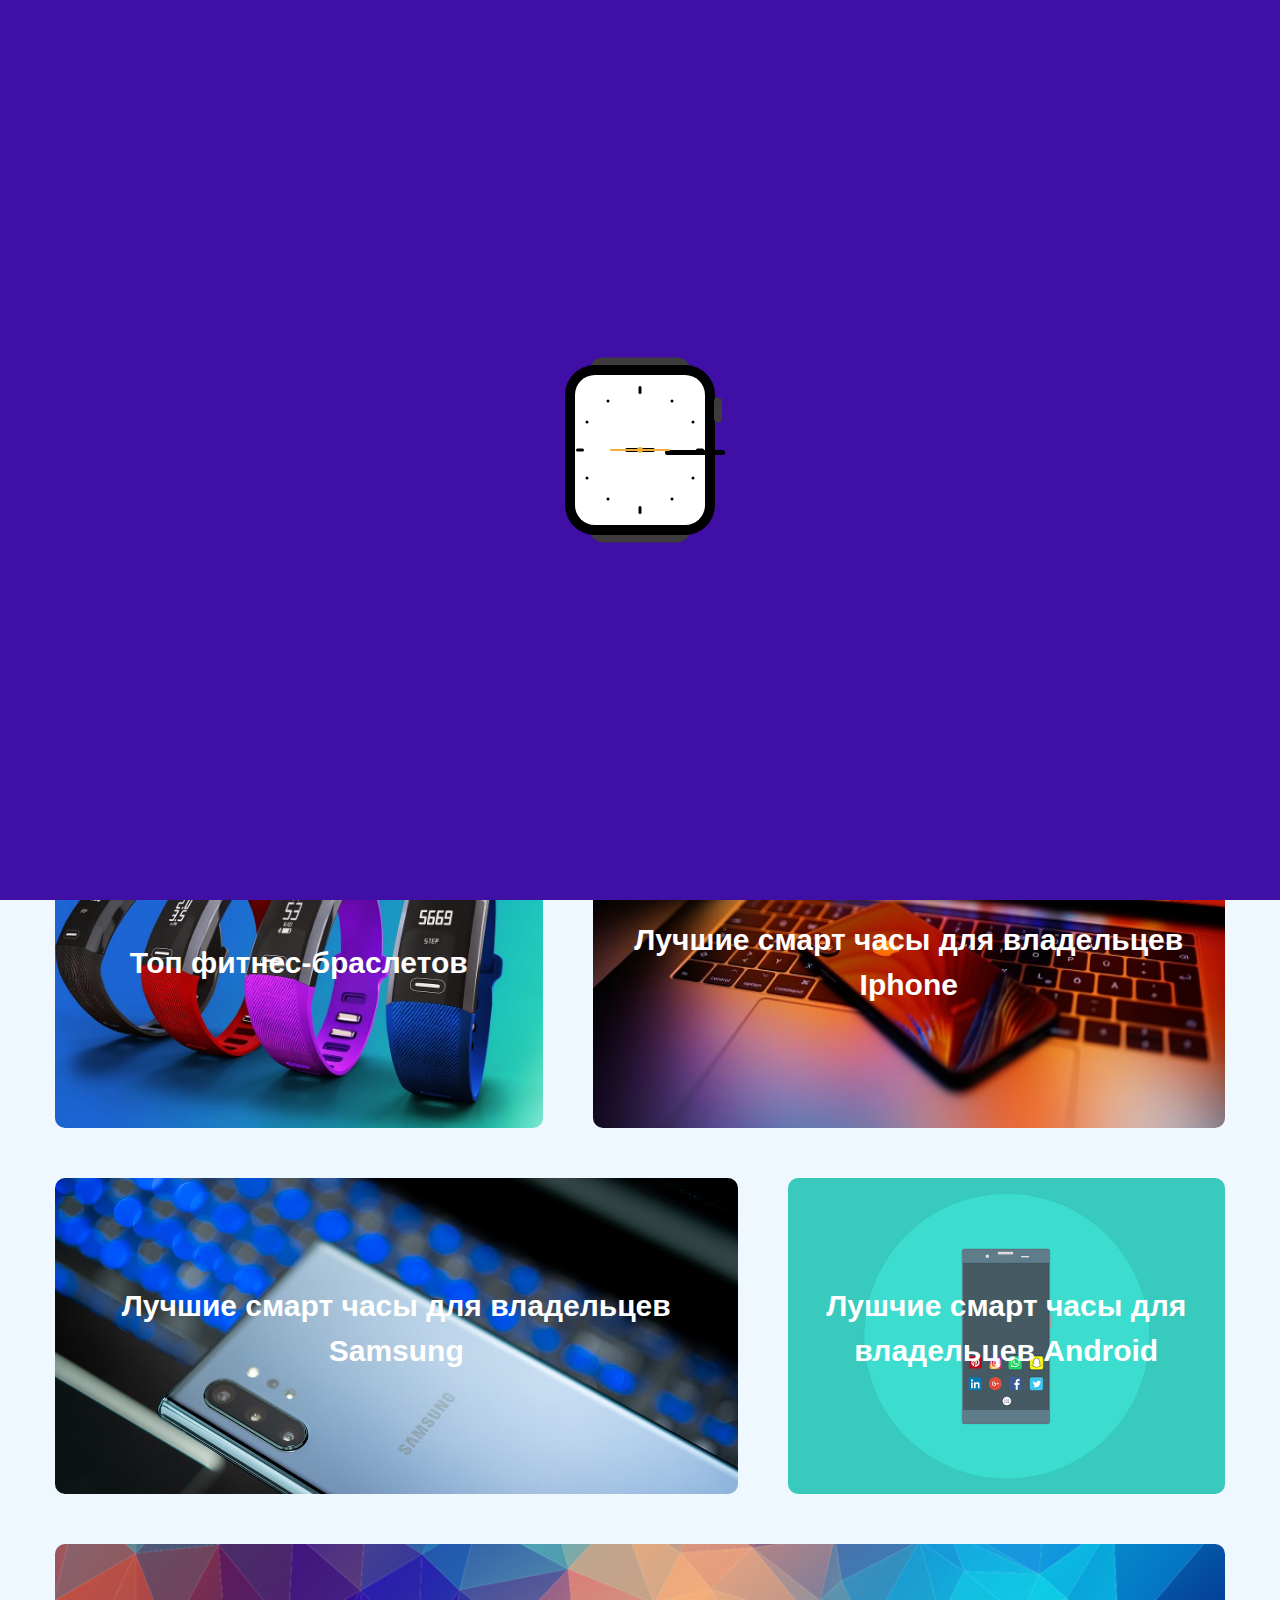
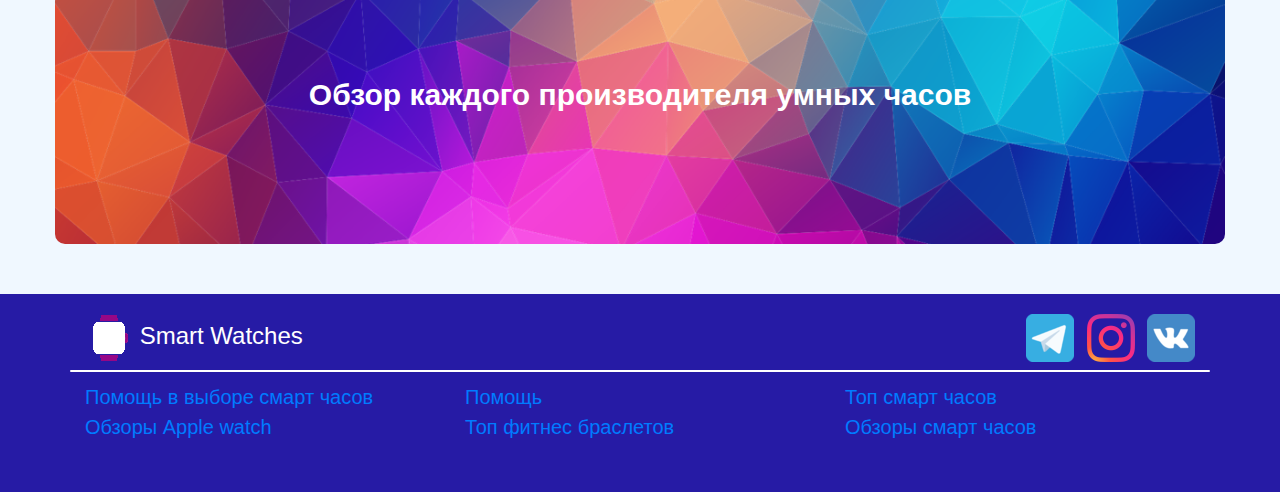
<file: src/index.html>
<!DOCTYPE html>
<html lang="ru">
<head>
	<meta charset="UTF-8">
	<meta name="viewport" content="width=device-width, initial-scale=1.0">
	<meta http-equiv="X-UA-Compatible" content="ie=edge">
	<link rel="stylesheet" href="css/normalize.css">
	<link rel="stylesheet" href="css/style.css">
	<link rel="stylesheet" href="css/navbar.css">
	<link rel="stylesheet" href="https://stackpath.bootstrapcdn.com/bootstrap/4.4.1/css/bootstrap.min.css"
		integrity="sha384-Vkoo8x4CGsO3+Hhxv8T/Q5PaXtkKtu6ug5TOeNV6gBiFeWPGFN9MuhOf23Q9Ifjh" crossorigin="anonymous">
	<link rel="stylesheet" href="css/bootstrap.min.css" crossorigin="anonymous">
	<link href="images1/4016164-smart-watch-wristwatch_112949.ico" rel="shortcut icon" type="image/x-icon" />
	<title>Smart Review</title>
</head>
<body >
<div class="modal fade" id="exampleModal" tabindex="-1" role="dialog" aria-labelledby="exampleModalLabel"
	aria-hidden="true">
	<div class="modal-dialog modal-dialog-centered" role="document">
		<div class="modal-content">
			<div class="modal-header">
				<img style="width: 30px;" src="images1/4016164-smart-watch-wristwatch_112949.ico" alt="">
				<h5 class="modal-title" style="color: #0e578b;" id="exampleModalLabel">Этот раздел находится в
					разработке</h5>
				<button type="button" class="close" data-dismiss="modal" aria-label="Close">
					<span aria-hidden="true">&times;</span>
				</button>
			</div>
			<div style="color: #0e578b;" class="modal-body">
				Приносим свои извинения
			</div>
		</div>
	</div>
</div>
<div id="loader_perc"></div>
<div id="page-preloader" class="preloader">
	<div class="elements">
	</div>
	<div class="elements2"></div>
	<div class="elements3"></div>
	<div class="loader">
		
		<div class="lines">
			<div class="first-i"></div>
			<div class="second-i"></div>
			<div class="second-d dot"></div>
			<div class="first-d dot"></div>
			<div class="third-d dot"></div>
			<div class="fourth-d dot"></div>
		</div>
	</div>
</div>

<div class="menu">
	<div class="section">
	</div>
	<a href="#" class="menu-btn">
		<span></span>
	</a>
	<div class="nav-logo"> <img class='watch' src="images1/4016164-smart-watch-wristwatch_112949.png" alt="">Smart Review</div>
	<nav class="menu-list">
		<a class="first" href="indexlast.html">Обзоры</a>
		<a class="second " data-placement="bottom" title="Вы на этой странице" href="#">Главная</a>
		<a class="third" href="indexhelp.html">Помощь</a>
	</nav>
	<div class="menu-cont">
		
		
		<a href="" class="face mr-2"><img src="images/telegram.png" alt=""></a>
		<a href="" class="inst mr-2"><img src="images/inst1.png" alt=""></a>
		<a href="https://vk.com/id295769082" class="vk"><img src="images/vk2.png" alt=""></a>
	</div>
</div>




<div class="contant ">
	

	<div class="container pr-5 pl-5 pl-sm-0 pr-sm-0 ">



		<div class="row">
			<div data-toggle="modal" data-target="#exampleModal" class="contant-item item-1 p-0  col-lg col-12 ">
				<p href="#" class="for-backdrop">
				<span>Чем отличаются смарт часы от фитнес-браслетов?</span>
					</p>
			</div>
			
			
			<div  class="contant-item item-2 p-0 col-lg-7 col-12">
				<a href="indexchange.html" class="for-backdrop">
				<span>Помощь в выборе смарт часов</span>
					</a>
			</div>
			
			<div data-toggle="modal" data-target="#exampleModal" class="contant-item item-3 p-0 col-lg-3 col-12 ">
				<p href="#" class="for-backdrop">
				<span >Спортивный функционал смарт часов и фитнес-браслетов</span>
				</p>
			</div>
			
			<div class="contant-item contant-title col-lg col-12 ">
				<h1 target="_blank" ><span class=" h1-colors-1">О</span><span class="h1-colors-2">б</span><span
						class="h1-colors-3">з</span><span
						class="h1-colors-4">о</span><span class="h1-colors-5">р</span> <span
							class="h1-colors-6">S</span><span class="h1-colors-7">m</span><span
								class="h1-colors-8">a</span><span class="h1-colors-9">r</span><span class="h1-colors-10">t</span>
						<span class="h1-colors-11">ч</span><span class="h1-colors-12">а</span><span
							class="h1-colors-13">с</span><span class="h1-colors-14">о</span><span class="h1-colors-15">в</span>
						</h1>
			</div>
			
			<div  class="contant-item item-4 p-0 col-lg-3 col-12">
				<a href="indextopsm.html" class="for-backdrop">
				<span >Топ смарт часов</span>
				</a>
			</div>
			
			
			<div  class="contant-item item-5 p-0 col-lg-5 col-12">
				<a href="indextoptrack.html" class="for-backdrop">
				<span >Топ фитнес-браслетов</span>
				</a>
			</div>
			
			<div data-toggle="modal" data-target="#exampleModal"  class="contant-item item-6 p-0 col-lg col-12">
				<p href="#" class="for-backdrop">
				<span >Лучшие смарт часы для владельцев Iphone</span>
				</p>
			</div>
			
			<div data-toggle="modal" data-target="#exampleModal" class="contant-item item-7 p-0 col-lg-7 col-12">
				<p href="#" class="for-backdrop">
				<span >Лучшие смарт часы для владельцев Samsung</span>
				</p>
			</div>
			
			<div data-toggle="modal" data-target="#exampleModal" class="contant-item item-8 p-0 col-lg col-12">
				<p href="#" class="for-backdrop">
				<span >Лушчие смарт часы для владельцев Android</span>
				</p>
			</div>
			
			<div  class="contant-item item-9 p-0 col-12	 ">
				<a href="indexlast.html" class="for-backdrop">
				<span >Обзор каждого производителя умных часов </span>
				</a>
			</div>

		</div>
	</div>
	<div class="underground">
		<div class="container">
		<div class="row underground-block">
			<div class="underground-title col-sm-6 col-12 mb-sm-0 mb-3"><img src="images1/4016164-smart-watch-wristwatch_112949.png" alt=""
					class="underground-title__image "> Smart Watches</div>
					<div class="underground-title__images col-sm-6 col-12 mb-sm-0 mb-3"><a href="" class=" mr-2"><img
								src="images/telegram.png"
								alt=""></a>
						<a href="" class=" mr-2"><img src="images/inst1.png" alt=""></a>
						<a href="https://vk.com/id295769082" class=""><img src="images/vk2.png" alt=""></a></div>
		</div>
		<div class="underground-links ">
			<div class="row">
			
				<div class="col-lg-4 col-sm-6 col-12 ">
					<a href="indexchange.html">Помощь в выборе смарт часов</a>
				</div>
				<div class="col-lg-4 col-sm-6 col-12 ">
				 <a href="indexhelp.html">Помощь</a>
				</div>
				<div class="col-lg-4 col-sm-6 col-12 ">
					<a href="indextopsm.html">Топ смарт часов</a>
				</div>
				<div class="col-lg-4 col-sm-6 col-12 ">
					<a href="indexapple.html">Обзоры Apple watch</a>
				</div>
				<div class="col-lg-4 col-sm-6 col-12 ">
				 <a href="indextoptrack.html">Топ фитнес браслетов</a>
				</div>
				<div class="col-lg-4 col-sm-6 col-12 ">
					<a href="indexlast.html">Обзоры смарт часов</a>
				</div>
			
			</div>
		</div>
		
		</div>
	</div>
</div>










<script src="js/preloader.js" ></script>
	<script src="https://code.jquery.com/jquery-3.4.1.slim.min.js"
		integrity="sha384-J6qa4849blE2+poT4WnyKhv5vZF5SrPo0iEjwBvKU7imGFAV0wwj1yYfoRSJoZ+n"
		crossorigin="anonymous"></script>
	
	<script src="js/bootstrap.min.js" crossorigin="anonymous">
	</script>
	<script src="js/navbar.js"></script>

</body>

</html>
</file>
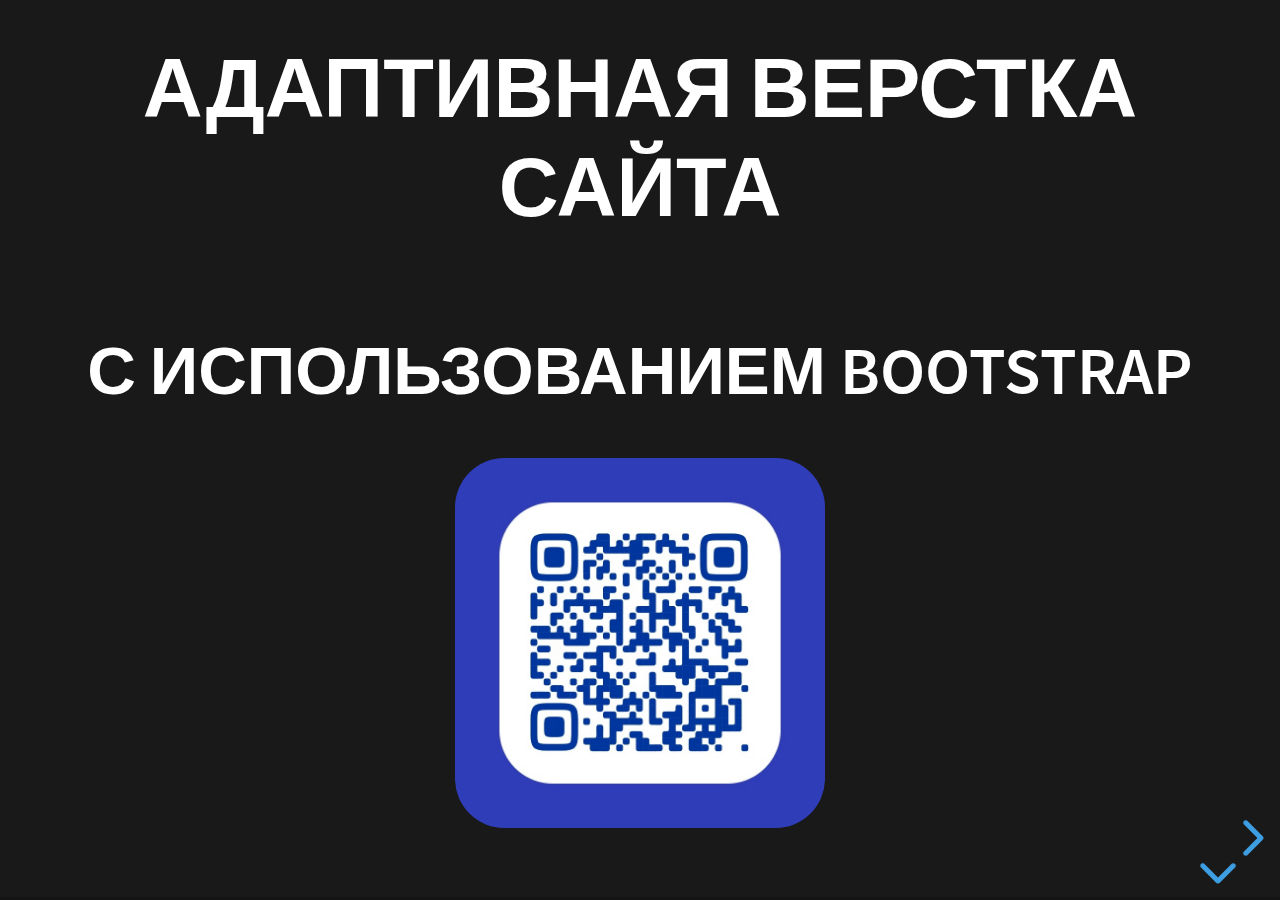
<file: src/reveal/index.html>
<!doctype html>
<html>
	<head>
		<meta charset="utf-8">
		<meta name="viewport" content="width=device-width, initial-scale=1.0, maximum-scale=1.0, user-scalable=no">

		<title>reveal.js</title>
		
		<link rel="stylesheet" href="css/reset.css">
		<link rel="stylesheet" href="css/reveal.css">
		<link rel="stylesheet" href="css/theme/black.css" id="theme">

		<!-- Theme used for syntax highlighting of code -->
		<link rel="stylesheet" href="lib/css/monokai.css">

		<!-- Printing and PDF exports -->
		<script>
			var link = document.createElement( 'link' );
			link.rel = 'stylesheet';
			link.type = 'text/css';
			link.href = window.location.search.match( /print-pdf/gi ) ? 'css/print/pdf.css' : 'css/print/paper.css';
			document.getElementsByTagName( 'head' )[0].appendChild( link );
		</script>
	</head>
	<body>
		<div class="reveal">
			<div class="slides">
				<section>
					<section>
						<h2>Адаптивная верстка сайта</h2><br><h3>с использованием bootstrap</h3>
						
						<img style="border: none; background: none; box-shadow: none; border-radius: 40px;" width="300px" src="img/DA6RPHy2CaU.jpg" alt="nothing">
					</section>
				<section id="transitions">
					<h2>Transition Styles</h2>
					<p>
						You can select from different transitions, like: <br>
						<a href="?transition=none#/transitions">None</a> -
						<a href="?transition=fade#/transitions">Fade</a> -
						<a href="?transition=slide#/transitions">Slide</a> -
						<a href="?transition=convex#/transitions">Convex</a> -
						<a href="?transition=concave#/transitions">Concave</a> -
						<a href="?transition=zoom#/transitions">Zoom</a>
					</p>
				</section>
				<section id="themes">

					<h2>Themes</h2>
					<p>
						reveal.js comes with a few themes built in: <br>
						<!-- Hacks to swap themes after the page has loaded. Not flexible and only intended for the reveal.js demo deck. -->
						<a href="#" onclick="document.getElementById('theme').setAttribute('href','css/theme/black.css'); return false;">Black (default)</a> -
						<a href="#" onclick="document.getElementById('theme').setAttribute('href','css/theme/white.css'); return false;">White</a> -
						<a href="#" onclick="document.getElementById('theme').setAttribute('href','css/theme/league.css'); return false;">League</a> -
						<a href="#" onclick="document.getElementById('theme').setAttribute('href','css/theme/sky.css'); return false;">Sky</a> -
						<a href="#" onclick="document.getElementById('theme').setAttribute('href','css/theme/beige.css'); return false;">Beige</a> -
						<a href="#" onclick="document.getElementById('theme').setAttribute('href','css/theme/simple.css'); return false;">Simple</a> <br>
						<a href="#" onclick="document.getElementById('theme').setAttribute('href','css/theme/serif.css'); return false;">Serif</a> -
						<a href="#" onclick="document.getElementById('theme').setAttribute('href','css/theme/blood.css'); return false;">Blood</a> -
						<a href="#" onclick="document.getElementById('theme').setAttribute('href','css/theme/night.css'); return false;">Night</a> -
						<a href="#" onclick="document.getElementById('theme').setAttribute('href','css/theme/moon.css'); return false;">Moon</a> -
						<a href="#" onclick="document.getElementById('theme').setAttribute('href','css/theme/solarized.css'); return false;">Solarized</a>
					</p>
				</section>

				</section>
				
					
					
						
				
				
				<section style="font-size: 35px;">
					<section>
					
					<table>
					
						<tbody>
							<tr>
								<td>Полное название школы</td>
								<td>Нетиповое муниципальное бюджет-ное общеобразовательное учрежде-ние Анжеро-Судженского городско-го
									округа
									«Гимназия №11»</td>
					
							</tr>
					
					
							<tr>
								<td>Тема проекта</td>
								<td>Адаптивная верстка сайта mobile first</td>
							</tr>
							<tr>
								<td>Предмет</td>
								<td>Информатика и ИКТ</td>
							</tr>
							<tr>
								<td>Тип проекта</td>
								<td></td>
							</tr>
							<tr>
								<td>Ф.И. автора</td>
								<td>Яковлев Павел Андреевич</td>
							</tr>
							<tr>
								<td>Ф.И.О. руководителя проекта, должность и предмет</td>
								<td>Мангазеев Александр Юрьевич, учи-тель информатики и ИКТ</td>
							</tr>
							
						</tbody>
					</table>
					</section>
					<section>
					
						<table>
							
								<tbody>
								
								<tr>
									<td>Сроки (продолжительность, начало проекта, окончание проекта)</td>
									<td>Долгосрочный (77дней, 01.01.2020, 18.03.2020 )</td>
								</tr>
								<tr>
									<td>Целевая аудитория проекта</td>
									<td>Все, кто интересуется web-технологиями</td>
								</tr>
								<tr>
									<td>Год разработки</td>
									<td>2020</td>
								</tr>
								<tr>
									<td>Методы, использованные в работе над проектом</td>
									<td></td>
								</tr>
								<tr>
									<td>Форма представления результата проекта (продукт)</td>
									<td><a href="https://poulyak.github.io/greatest2/src/">Сайт</a></td>
								</tr>
					
								<tr>
									<td>База выполнения проекта</td>
									<td>Школа</td>
								</tr>
							</tbody>
						</table>
						</section>
				</section>
				<section>
					<section>

						<h3>Цель</h3> 
						<h4>Создать адаптивный сайт</h4>
						<img style="max-height: 400px; border-radius: 30px; border: none;" src="img/browser-1666995_1280.jpg" alt="">
					</section>
				<section>
					<h4>Задачи</h4>
					<span style="display: block; text-align: left;" >
						
						1. Рассмотреть значимость веб-технологий<br>
						2. Познакомиться с CSS<br>
						3. Научиться пользоваться препроцессором Sass <br>
						4. Изучить язык разметки HTML<br>
						5. Изучить основы языка программирования JavaScript
						
						
					

					</span>
					
				</section>
				<section>
					
					<span style="display: block; text-align: left;">
						6. Выбрать тематику написания сайта
						7. Рассмотреть библиотеки Bootstrap 4, jQuery, animate, wow.<br>
						8. Ознакомиться с понятием Mobile First<br>
						9. Сделать сайт с использованием всего изученного<br>
						10. Познакомится с Github Pages для хостинга сайта.

					</span>

				</section>
				</section>
				<section>
					<h3>Развитие веб-индустрии</h3>
					<span>На начало 2020 года более 4,5 миллиарда людей пользуются интернетом, на 7% больше прошлогоднего значения,
						а аудитория социальных сетей перевалила
						за отметку в 3,8 миллиарда.</span><br>
					<img style="border: none; background: none; border-radius: 30px; " src="img/internet.png" alt="">
				</section>
				<section>
					<h3>Выбор тематики для сайта</h3>
					<span>Выбор тематики – один из ключевых моментов в создании сайта. 
					 Для получения интересного сайта	следует создавать сайт той тематики, которая ближе всего автору, тематику в которой он разбирается или
						интересуется.
</span>
<img style="border: none; border-radius: 30px;" height="200px" src="img/change.jpg" alt="">
				</section>
				<section>
				<section>
					<h3>Что такое адаптивная верстка?</h3>
					<p>Адаптивная верстка представляет собой верстку, при которой код выглядит одинаково хорошо на различных девайсах: сайт смотрится отлично как на компьютере, так и на смартфоне или планшете</p>



					<img style="box-shadow: none; border: none; background: none;" width="450px"  data-src="https://cdn.pixabay.com/photo/2017/01/29/13/20/mobile-devices-2017978_1280.png"
						alt="Down arrow">

				
				</section>
				<section>
				<img style="box-shadow: none; border: none; background: none;"
					width="300px"
					src="img/kisspng-responsive-web-design-web-development-bootstrap-ca-5b0055a1928422.6307867115267485776001.png"><br>
				<span>Bootstrap - это бесплатный фреймворк  для быстрой и простой веб-разработки. Главное - он дает возможность просто и
					бысто делать сайт адаптивным</span>
					</section>
					</section>
				<section>
				<section style="text-align: left;" >
					<img style="display: block; box-shadow: none; border: none; background: none;" width="50px"  src="img/html-1.png" > 
					<span >HTML — стандартный язык разметки гипертекстовых страниц в Интернете.</span><br>
					<img style="display: block; box-shadow: none; border: none; background: none;" width="50px" 
						src="img/kisspng-cascading-style-sheets-logo-css3-html-web-developm-5b3d40a5083385.2687951115307409010336.png">
					<span >CSS – это формальный язык, служащий для описания оформления внешнего вида документа</span>
					
				
				

						

				
				</section>
				<section style="padding: 0; text-align: left;">
					<img style="display: block; box-shadow: none; border: none; background: none;" width="50px"
						src="img/kisspng-javascript-clip-art-openclipart-logo-number-5b8045d1149525.9523801015351331370843.png">
					<span>JavaScript – это язык программирования, который добавляет интерактивность на наш веб-сайт</span>
					<br>

					
				<img style=" margin-bottom: 0; display: block; box-shadow: none; border: none; background: none;" width="100px"
					src="img/kisspng-sass-logo-cascading-style-sheets-scalable-vector-g-codzero-cms-blog-tool-publishing-platform-5b74aaa12bfc04.1827984715343725131802.png">
				<span>Sass — это препроцессор CSS, предназначенный для увеличения уровня абстракции CSS кода и упрощения файлов
				каскадных таблиц стилей.
					</span><br>
					

				
				
				
				
				
				
				</section>
				</section>
				<section>
				<section>
					<img style="border: none; box-shadow: none; background: none;" width="200px" src="img/logo-2582757_960_720.png" alt=""><br>
					<span>GitHub — крупнейший веб-сервис для совместной разработки IT-проектов, a также хостинга. Создатели сайта называют GitHub «социальной сетью для разработчиков».</span>
				</section>
				<section >
					<img style="border: none; border-radius: 30px;" src="img/screen.png" alt="">
				</section>
				</section>
				<section>
					<h2>Заключение</h2>
					<span>В конечном итоге нам удалось выполнить поставленные задачи и достичь конечной цели. Был создан адаптивный сайт на
					тематику смарт часов с использованием Bootstrap 4, animate.css, sass и залит вместе со всеми исходниками на
					репозиторий.</span> <a href="https://poulyak.github.io/greatest2/src/">Перейти на сайт</a><br>
					<img style="border: none; background: none; box-shadow: none; border-radius: 40px;" width="230px"
						src="img/qr83340924.png" alt="nothing">
				</section>
				

				<section data-background-iframe="https://poulyak.github.io/greatest2/src/" data-background-interactive>
					
				</section>

			</div>
		</div>
		
		<script src="js/reveal.js"></script>

		<script>
			// More info about config & dependencies:
			// - https://github.com/hakimel/reveal.js#configuration
			// - https://github.com/hakimel/reveal.js#dependencies
			Reveal.initialize({
				hash: true,
				dependencies: [
					{ src: 'plugin/markdown/marked.js' },
					{ src: 'plugin/markdown/markdown.js' },
					{ src: 'plugin/highlight/highlight.js' },
					{ src: 'plugin/notes/notes.js', async: true }
				]
			});
		</script>
	</body>
</html>
</file>
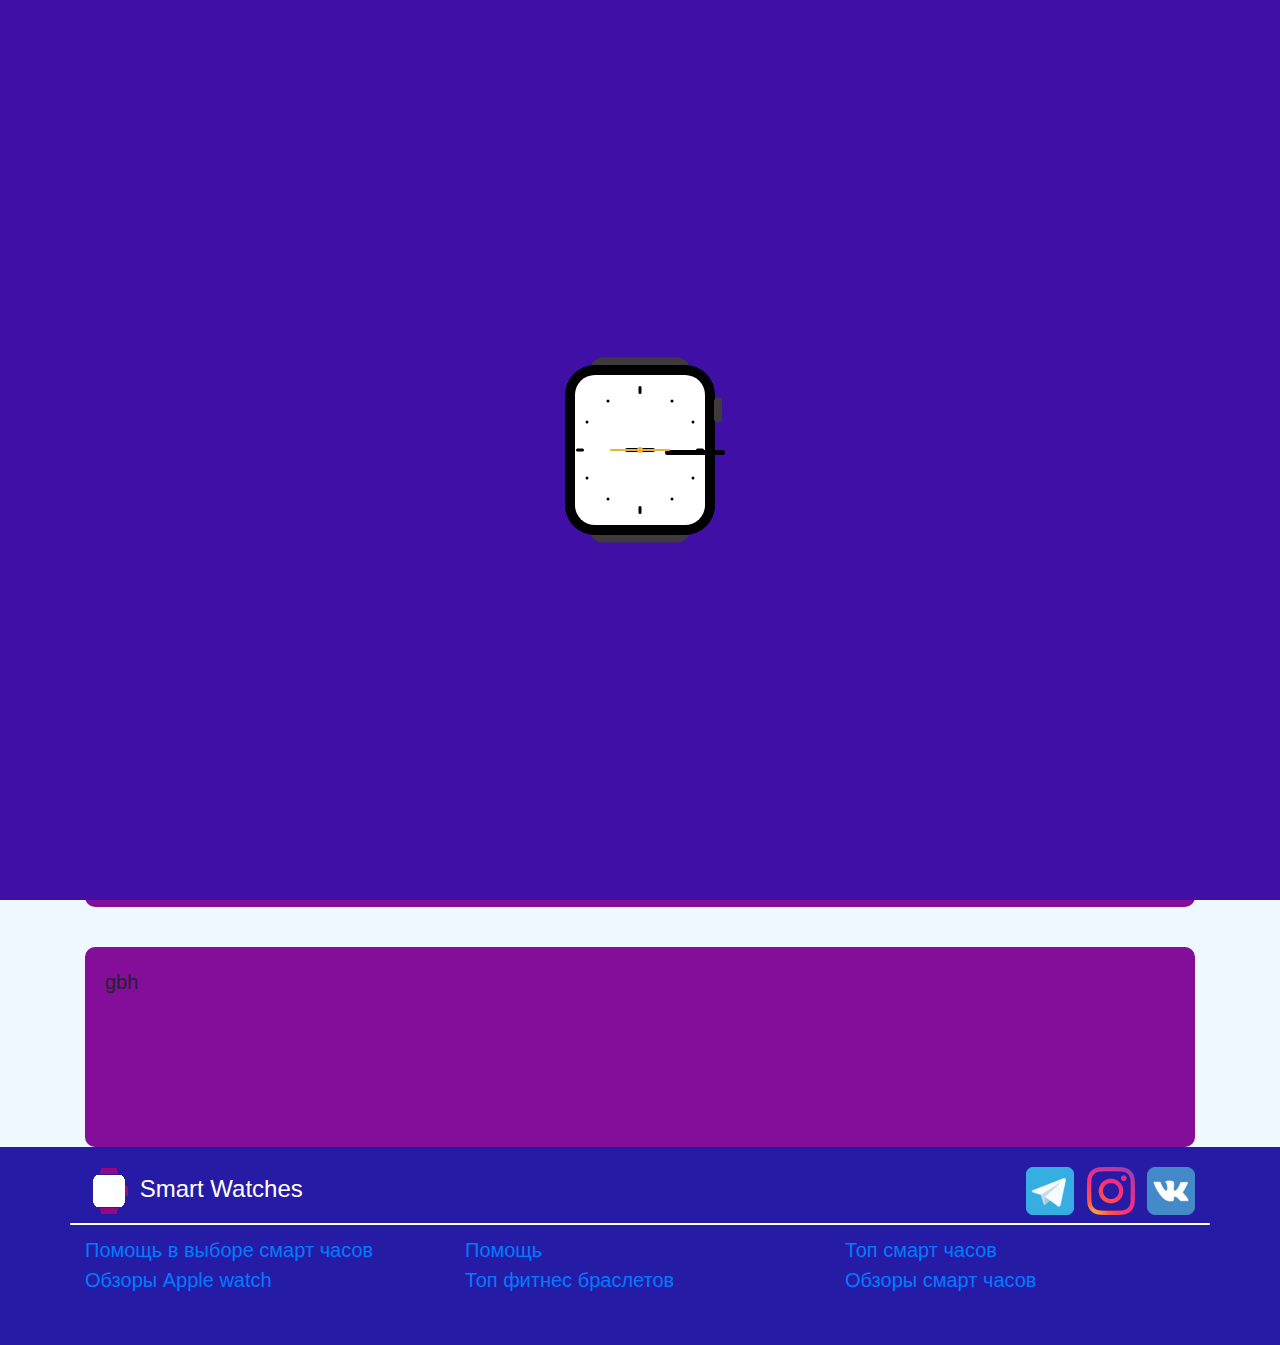
<file: src/index1.html>
<!DOCTYPE html>
<html lang="ru">
<head>
	<meta charset="UTF-8">
	<meta name="viewport" content="width=device-width, initial-scale=1.0">
	<meta http-equiv="X-UA-Compatible" content="ie=edge">
	<link rel="stylesheet" href="css/navbar.css">
	<link rel="stylesheet" href="css/style2.css">
	<link rel="stylesheet" href="css/normalize.css">
	<link rel="stylesheet" href="css/bootstrap.min.css" crossorigin="anonymous">
			<link rel="stylesheet" href="https://stackpath.bootstrapcdn.com/bootstrap/4.4.1/css/bootstrap.min.css"
				integrity="sha384-Vkoo8x4CGsO3+Hhxv8T/Q5PaXtkKtu6ug5TOeNV6gBiFeWPGFN9MuhOf23Q9Ifjh" crossorigin="anonymous">
			<link href="images1/4016164-smart-watch-wristwatch_112949.ico" rel="shortcut icon" type="image/x-icon" />
	<title>Smart Review</title>
</head>

</html>

	


<body>
<div id="loader_perc"></div>
<div id="page-preloader" class="preloader">
	<div class="elements">
	</div>
	<div class="elements2"></div>
	<div class="elements3"></div>
	<div class="loader">

		<div class="lines">
			<div class="first-i"></div>
			<div class="second-i"></div>
			<div class="second-d dot"></div>
			<div class="first-d dot"></div>
			<div class="third-d dot"></div>
			<div class="fourth-d dot"></div>
		</div>
	</div>
</div>
	<div class="menu">
		<div class="section">
		</div>
		<a href="#" class="menu-btn">
			<span></span>
		</a>
		<div class="nav-logo"> <img class='watch' src="images1/4016164-smart-watch-wristwatch_112949.png" alt="">Smart Review
		</div>
		<nav class="menu-list">
			<a class="first" href="indexlast.html">Обзоры</a>
			<a class="second" href="index.html">Главная</a>
			<a class="third" href="indexhelp.html">Помощь</a>
		</nav>
		<div class="menu-cont">
	<a href="" class="face mr-2"><img src="images/telegram.png" alt=""></a>
	<a href="" class="inst mr-2"><img src="images/inst1.png" alt=""></a>
	<a href="https://vk.com/id295769082" class="vk"><img src="images/vk2.png" alt=""></a>
		</div>
	</div>




	<div class="contant">
			<div class="container">
		<div class="contant-title"><div class="container">Чем смарт часы отличаются от фитнес браслета</div></div>
		<div class="contant-block">Smart часы и браслеты с кадждым днём набирают популярность и входят в повседневную жизнь человека. На
			первый взгляд умные часы и браслеты очень схожие устройства, но тем не менее у каждого
			из девайсов свое предназначение и разный разный функционал  </div>
		<div class="contant-block">Функционал фитнес-браслетов гораздо более узкий, чем смарт у часов, но тем не менее у них много функций, которых кому-то будет достаточно. Функционал постепенно дополнялся,
			современные фитнес-браслеты “умеют” считать калории, фиксировать двигательную активность различного рода,
			считывать фазы сна, они обладают акселерометрами и пульсометрами, и способны показывать уведомления, приходяцие на ваш смартфон.

			</div>
		<div class="contant-block">Смарт-часы же, в свою очередь, обладают намного более широким функционалом, это устройство,
			которое в некотором
			смысле может заменить даже смартфон. Умные часы могут принимать звонки, с них можно делать звонки, принимать и
			отправлять сообщения, на смарт-часы приходят уведомления, они также могут содержать в себе функции
			фитнес-браслетов: то есть, подсчитывать калории, подсчитывать количество пройденных за день шагов, фиксировать
			фазы сна и некоторе смарт часы даже обладают собственным виртуальным тренером. С помощью смарт-часов можно
			оплачивать покупки, переключать и контролировать воспроизведение
			тех или иных медиафайлов, с помощью смарт-часов вы также можете хранить любимую музыку, да и в целом, смарт-часы -
			это полноценное медиаустройство, которое вы можете использовать так, как пожелаете сами.</div>
		<div class="contant-block">gbh</div>
		
	
		</div>
			<div class="underground">
				<div class="container">
					<div class="row underground-block">
						<div class="underground-title col-sm-6 col-12 mb-sm-0 mb-3"><img
								src="images1/4016164-smart-watch-wristwatch_112949.png" alt="" class="underground-title__image ">
							Smart Watches</div>
						<div class="underground-title__images col-sm-6 col-12 mb-sm-0 mb-3"><a href="" class=" mr-2"><img
									src="images/telegram.png" alt=""></a>
							<a href="" class=" mr-2"><img src="images/inst1.png" alt=""></a>
							<a href="https://vk.com/id295769082" class=""><img src="images/vk2.png" alt=""></a></div>
					</div>
					<div class="underground-links ">
						<div class="row">

							<div class="col-lg-4 col-sm-6 col-12 ">
								<a href="indexchange.html">Помощь в выборе смарт часов</a>
							</div>
							<div class="col-lg-4 col-sm-6 col-12 ">
								<a href="indexhelp.html">Помощь</a>
							</div>
							<div class="col-lg-4 col-sm-6 col-12 ">
								<a href="indextopsm.html">Топ смарт часов</a>
							</div>
							<div class="col-lg-4 col-sm-6 col-12 ">
								<a href="indexapple.html">Обзоры Apple watch</a>
							</div>
							<div class="col-lg-4 col-sm-6 col-12 ">
								<a href="indextoptrack.html">Топ фитнес браслетов</a>
							</div>
							<div class="col-lg-4 col-sm-6 col-12 ">
								<a href="indexlast.html">Обзоры смарт часов</a>
							</div>

						</div>
					</div>

				</div>
			</div>
	</div>










	<script src="https://code.jquery.com/jquery-3.4.1.slim.min.js"
		integrity="sha384-J6qa4849blE2+poT4WnyKhv5vZF5SrPo0iEjwBvKU7imGFAV0wwj1yYfoRSJoZ+n"
		crossorigin="anonymous"></script>
	<script src="js/bootstrap.min.js" crossorigin="anonymous">
	</script>
	<script src="js/navbar.js"></script>
	<script src="js/preloader.js" ></script>
</body>

</html>
</file>
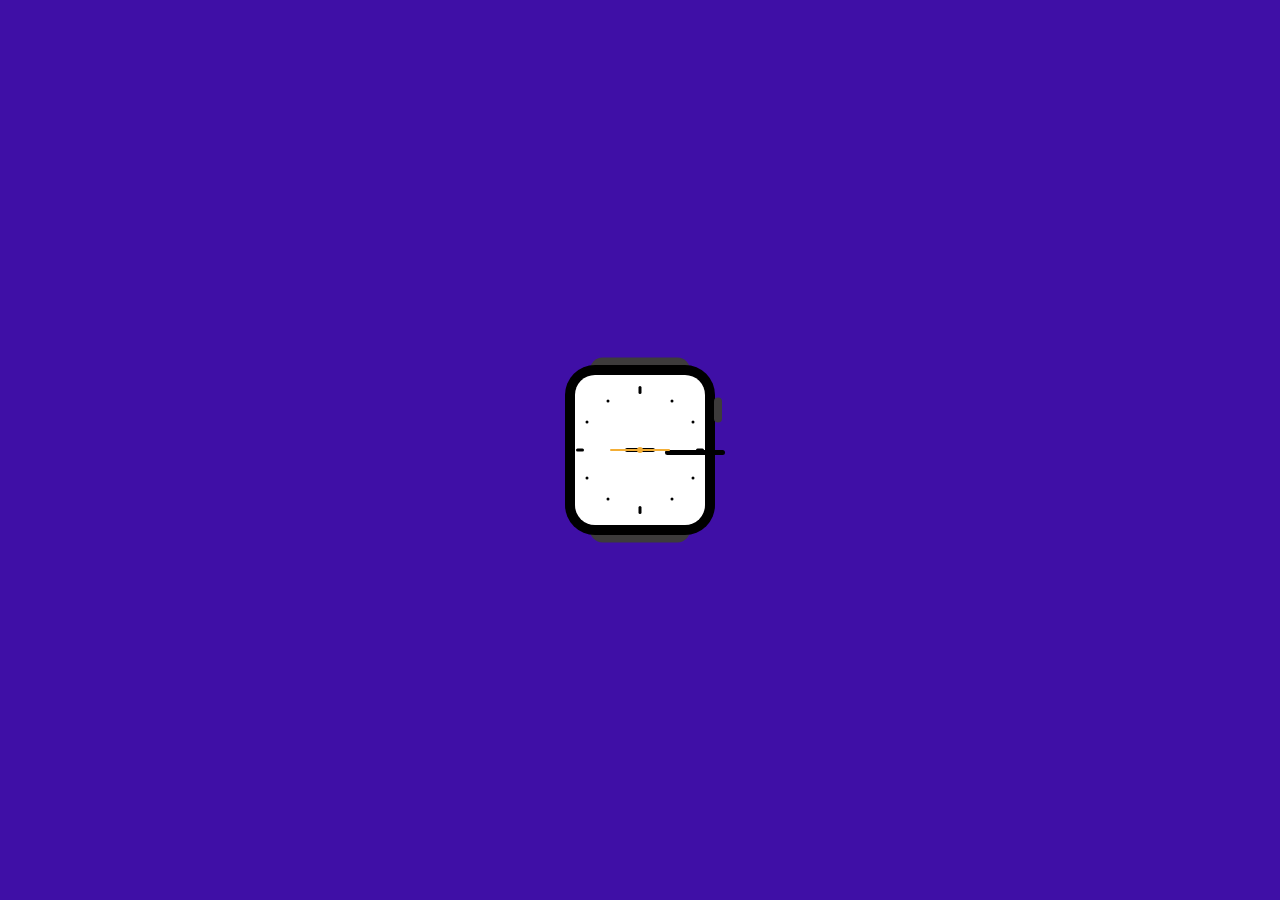
<file: src/indexapple.html>
<!DOCTYPE html>
<html lang="ru">

<head>
	<meta charset="UTF-8">
	<meta name="viewport" content="width=device-width, initial-scale=1.0">
	<meta http-equiv="X-UA-Compatible" content="ie=edge">
	<link rel="stylesheet" href="css/normalize.css">
<link href="images1/4016164-smart-watch-wristwatch_112949.ico" rel="shortcut icon" 
type="image/x-icon" />
	<link rel="stylesheet" href="css/navbar.css">
	<link rel="stylesheet" href="css/styleapple.css">
<link rel="stylesheet" href="css/bootstrap.min.css" crossorigin="anonymous">
		<link rel="stylesheet" 
		href="https://stackpath.bootstrapcdn.com/bootstrap/4.4.1/css/bootstrap.min.css"
			integrity="sha384-Vkoo8x4CGsO3+Hhxv8T/Q5PaXtkKtu6ug5TOeNV6gBiFeWPGFN9MuhOf23Q9Ifjh" 
			crossorigin="anonymous">
		<link href="images1/4016164-smart-watch-wristwatch_112949.ico" rel="shortcut icon" 
		type="image/x-icon" />
	<title>Apple Review</title>
</head>

<body>
<div id="loader_perc"></div>
<div id="page-preloader" class="preloader">
	<div class="elements">
	</div>
	<div class="elements2"></div>
	<div class="elements3"></div>
	<div class="loader">

		<div class="lines">
			<div class="first-i"></div>
			<div class="second-i"></div>
			<div class="second-d dot"></div>
			<div class="first-d dot"></div>
			<div class="third-d dot"></div>
			<div class="fourth-d dot"></div>
		</div>
	</div>
</div>

	<div class="menu">
		<div class="section">
		</div>
		<a href="#" class="menu-btn">
			<span></span>
		</a>
		<div class="nav-logo"> <img class='watch' 
			src="images1/4016164-smart-watch-wristwatch_112949.png" alt="">Smart Review
		</div>
		<nav class="menu-list">
			<a class="first" href="indexlast.html">Обзоры</a>
			<a class="second" href="index.html">Главная</a>
			<a class="third" href="#">Помощь</a>
		</nav>
		<div class="menu-cont">


			<a href="" class="face mr-2"><img src="images/telegram.png" alt=""></a>
			<a href="" class="inst mr-2"><img src="images/inst1.png" alt=""></a>
			<a href="https://vk.com/id295769082" class="vk"><img src="images/vk2.png" alt=""></a>
		</div>
	</div>




	<div class="contant ">

		<div class="container">
			<div class="apple-title">
				Apple Watches
			</div>
			<div class="">Несмотря на появление новых моделей умных часов на рынке, Apple Watch продолжают оставаться лидером, стремительно наращивая свою долю. Об этом свидетельствует и тот факт, что носимые устройства приносят корпорации заметно больше денег, чем год назад. Мало того, что доход Apple с этой категории достиг 10 миллиардов долларов за прошлый квартал, так он еще впервые оказался выше прибыли, полученной от продажи компьютеров Mac. Но долго ли это продлится?</div>
			<p>
				<a class="btn btn-primary" data-toggle="collapse" href="#collapseExample3" role="button" aria-expanded="false"
					aria-controls="collapseExample">
					Apple Watch Series 3
				</a>
				
			</p>
			<div class="card mb-3 collapse" style="min-width: 300px;" id="collapseExample3">
				<div class="row no-gutters">

					<div class="col-md-6">
						<div class="card-body">
							<h5 class="card-title">Apple Watch Series 3</h5>
							<p class="card-text">Одни излучших смарт часов которые можно встретить на рынке носимых гаджетов</p>
							<p>На выбор предлагается несколько расцветок </p>


								
								<div class="accordion" id="accordionExample">
									<div class="card">
										<div class="card-header" id="headingOne">
											<h2 class="mb-0">
												<button class="btn btn-link" type="button" data-toggle="collapse" data-target="#collapseOne"
													aria-expanded="true" aria-controls="collapseOne">
													Характеристики
												</button>
											</h2>
										</div>

										<div id="collapseOne" class="collapse show" aria-labelledby="headingOne"
											data-parent="#accordionExample">
											<div class="card-body">
												<ul>
													<li> Cовместимость только с IOS</li>
													<li> Корпус из алюминия серебристого цвета </li>
													<li> Модуль GPS/ГЛОНАСС </li>
													<li> Система S3 с двухъядерным процессором </li>
													<li> Чип Apple W2 для</li>
													<li> беспроводной связи </li>
													<li> Барометрический высотомер
													<li> Оптический датчик сердечного ритма </li>
													<li> Акселерометр </li>
													<li> Гироскоп </li>
													<li> Ёмкость 8ГБ</li>
													<li> Стекло Ion-X повышенной прочности </li>
													<li> Задняя панель из композитного материала Wi-Fi (802.11b/g/n, 2,4 ГГц)</li>
													<li> Bluetooth 4.2 </li>
													<li> До 18 часов работы от аккумулятора</li>
													<li> Водонепроницаемость на глубине до 50 м watchOS 6</li>
												</ul>
											</div>
										</div>

									</div>

									<div class="card">
										<div class="card-header" id="headingTwo">
											<h2 class="mb-0">
												<button class="btn btn-link collapsed" type="button" data-toggle="collapse"
													data-target="#collapseTwo" aria-expanded="false" aria-controls="collapseTwo">
													Обзор
												</button>
											</h2>
										</div>
										<div id="collapseTwo" class="collapse" aria-labelledby="headingTwo" data-parent="#accordionExample">
											<div class="card-body">
											дизайн остался прежним и это по моему
											субъективному мнению плюс он не успел
											приестся прямоугольный дисплей
											однозначно выигрывает перед круглый мы
											решением конкурентов да и все аксессуары
											подходят включая защитные кейсы даже
											несмотря на то что толщина корпуса apple
											watch three чуточку больше также
											проверены корпус исключают потенциальные
											проблемы с возможно новой компоновкой
											как это бывает у свежих моделей что
											касается отличий в компонентах по
											керамическая задняя панель с датчиком
											сердцебиения есть только вал т.е. версии
											apple watch three как и в модели второго
											поколения а вот в модели с дпс уже
											используется панель из композита то есть

											простонародии пластика на тактильных

											ощущениях с кожей никоим образом этот

											факт не сказывается




											а еще с часами работает функция привет
											силе вот это действительно удобно
											увеличилось количество оперативной
											памяти с 512 и до 800 68 мегабайт
											микрочип для беспроводной связи
											обновился до второго поколения модуль
											bluetooth теперь версии 4.2
											а это значит что увеличилась скорость
											передачи данных с iphone что является
											довольно важным параметром ведь по сути
											часы это компаньон смартфону и его
											производительность напрямую зависит от
											скорости передачи данных  





											К слову об автономности она
											не изменилась 
											
											два дня в режиме активного
											использования с парочкой пробежек часы
											уверенно держат. За полчаса apple watch
											заряжаются на 35 процентов  до
											100 занимает ровно два часа кстати
											</div>
										</div>
									</div>


							</div>

							
							
							<p class="card-text"><small class="text-muted">примерная стоимость</small></p>
							<h1>15000-18000</h1>
						</div>
					</div>
					<div class="col-md-6   image-block">
						<img src="images1/a3.jpg" class="card-img" alt="...">
					</div>
				</div>

			</div>
			<p>
				<a class="btn btn-primary" data-toggle="collapse" href="#collapseExample4" role="button" aria-expanded="false"
					aria-controls="collapseExample">
					Apple Watch Series 4
				</a>

			</p>
			<div class="card mb-3 collapse" style="min-width: 300px;" id="collapseExample4">
				<div class="row no-gutters">

					<div class="col-md-6">
						<div class="card-body">
							<h5 class="card-title">Apple Watch Series 4</h5>
							<p class="card-text">This is a wider card with supporting text below as a natural lead-in to
								additional content. This content is a little bit longer.</p>
							<p class="card-text"><small class="text-muted">Last updated 3 mins ago</small></p>
								<div class="accordion" id="accordionExample1">
									<div class="card">
										<div class="card-header" id="headingOne1">
											<h2 class="mb-0">
												<button class="btn btn-link" type="button" data-toggle="collapse" data-target="#collapseOne1"
													aria-expanded="true" aria-controls="collapseOne1">
													Характеристики
												</button>
											</h2>
										</div>

										<div id="collapseOne1" class="collapse show" aria-labelledby="headingOne1"
											data-parent="#accordionExample1">
											<div class="card-body">
												<ul>
													<li> Cовместимость только с IOS</li>
													<li> Корпус из алюминия серебристого цвета </li>
													<li> Модуль GPS/ГЛОНАСС </li>
													<li> Система S3 с двухъядерным процессором </li>
													<li> Чип Apple W2 для</li>
													<li> беспроводной связи </li>
													<li> Барометрический высотомер
													<li> Оптический датчик сердечного ритма </li>
													<li> Акселерометр </li>
													<li> Гироскоп </li>
													<li> Ёмкость 8ГБ</li>
													<li> Стекло Ion-X повышенной прочности </li>
													<li> Задняя панель из композитного материала Wi-Fi (802.11b/g/n, 2,4 ГГц)</li>
													<li> Bluetooth 4.2 </li>
													<li> До 18 часов работы от аккумулятора</li>
													<li> Водонепроницаемость на глубине до 50 м watchOS 6</li>
												</ul>
											</div>
										</div>

									</div>

									<div class="card">
										<div class="card-header" id="headingTwo1">
											<h2 class="mb-0">
												<button class="btn btn-link collapsed" type="button" data-toggle="collapse"
													data-target="#collapseTwo1" aria-expanded="false" aria-controls="collapseTwo1">
													Обзор
												</button>
											</h2>
										</div>
										<div id="collapseTwo1" class="collapse" aria-labelledby="headingTwo" data-parent="#accordionExample1">
											<div class="card-body">
												дизайн остался прежним и это по моему
												субъективному мнению плюс он не успел
												приестся прямоугольный дисплей
												однозначно выигрывает перед круглый мы
												решением конкурентов да и все аксессуары
												подходят включая защитные кейсы даже
												несмотря на то что толщина корпуса apple
												watch three чуточку больше также
												проверены корпус исключают потенциальные
												проблемы с возможно новой компоновкой
												как это бывает у свежих моделей что
												касается отличий в компонентах по
												керамическая задняя панель с датчиком
												сердцебиения есть только вал т.е. версии
												apple watch three как и в модели второго
												поколения а вот в модели с дпс уже
												используется панель из композита то есть

												простонародии пластика на тактильных

												ощущениях с кожей никоим образом этот

												факт не сказывается




												а еще с часами работает функция привет
												силе вот это действительно удобно
												увеличилось количество оперативной
												памяти с 512 и до 800 68 мегабайт
												микрочип для беспроводной связи
												обновился до второго поколения модуль
												bluetooth теперь версии 4.2
												а это значит что увеличилась скорость
												передачи данных с iphone что является
												довольно важным параметром ведь по сути
												часы это компаньон смартфону и его
												производительность напрямую зависит от
												скорости передачи данных





												К слову об автономности она
												не изменилась

												два дня в режиме активного
												использования с парочкой пробежек часы
												уверенно держат. За полчаса apple watch
												заряжаются на 35 процентов до
												100 занимает ровно два часа кстати
											</div>
										</div>
									</div>


								</div>
						</div>
					</div>
					<div class="col-md-6 image-block">
						<img src="images1/a4.jpg" class="card-img" alt="...">
					</div>
				</div>

			</div>
			<p>
				<a class="btn btn-primary" data-toggle="collapse" href="#collapseExample5" role="button" aria-expanded="false"
					aria-controls="collapseExample">
					Apple Watch Series 5
				</a>

			</p>
			

			<div class="card mb-3 collapse" style="min-width: 300px;" id="collapseExample5">
				<div class="row no-gutters">
					
					<div class="col-md-6">
						<div class="card-body">
							<h5 class="card-title">Card title</h5>
							<p class="card-text">This is a wider card with supporting text below as a natural lead-in to
								additional content. This content is a little bit longer.</p>
							<p class="card-text"><small class="text-muted">Last updated 3 mins ago</small></p>
						</div>
					</div>
					<div class="col-md-6 image-block">
						<img src="images1/a5.jpg" class="card-img" alt="...">
					</div>
				</div>

		</div>


		
		
	</div>

	<div class="underground">
		<div class="container">
			<div class="row underground-block">
				<div class="underground-title col-sm-6 col-12 mb-sm-0 mb-3"><img
						src="images1/4016164-smart-watch-wristwatch_112949.png" alt="" class="underground-title__image ">
					Smart Watches</div>
				<div class="underground-title__images col-sm-6 col-12 mb-sm-0 mb-3"><a href="" class=" mr-2"><img
							src="images/telegram.png" alt=""></a>
					<a href="" class=" mr-2"><img src="images/inst1.png" alt=""></a>
					<a href="https://vk.com/id295769082" class=""><img src="images/vk2.png" alt=""></a></div>
			</div>
			<div class="underground-links ">
				<div class="row">

					<div class="col-lg-4 col-sm-6 col-12 ">
						<a href="indexchange.html">Помощь в выборе смарт часов</a>
					</div>
					<div class="col-lg-4 col-sm-6 col-12 ">
						<a href="indexhelp.html">Помощь</a>
					</div>
					<div class="col-lg-4 col-sm-6 col-12 ">
						<a href="indextopsm.html">Топ смарт часов</a>
					</div>
					<div class="col-lg-4 col-sm-6 col-12 ">
						<a href="indexapple.html">Обзоры Apple watch</a>
					</div>
					<div class="col-lg-4 col-sm-6 col-12 ">
						<a href="indextoptrack.html">Топ фитнес браслетов</a>
					</div>
					<div class="col-lg-4 col-sm-6 col-12 ">
						<a href="indexlast.html">Обзоры смарт часов</a>
					</div>

				</div>
			</div>

		</div>
	</div>

</div>





	<script src="js/preloader.js"></script>
	<script src="https://code.jquery.com/jquery-3.4.1.slim.min.js"
		integrity="sha384-J6qa4849blE2+poT4WnyKhv5vZF5SrPo0iEjwBvKU7imGFAV0wwj1yYfoRSJoZ+n" crossorigin="anonymous">
	</script>
	<script src="https://code.jquery.com/jquery-3.4.1.slim.min.js"
		integrity="sha384-J6qa4849blE2+poT4WnyKhv5vZF5SrPo0iEjwBvKU7imGFAV0wwj1yYfoRSJoZ+n" crossorigin="anonymous">
	</script>
	<script src="https://cdn.jsdelivr.net/npm/popper.js@1.16.0/dist/umd/popper.min.js"
		integrity="sha384-Q6E9RHvbIyZFJoft+2mJbHaEWldlvI9IOYy5n3zV9zzTtmI3UksdQRVvoxMfooAo" crossorigin="anonymous">
	</script>
	<script src="https://stackpath.bootstrapcdn.com/bootstrap/4.4.1/js/bootstrap.min.js"
		integrity="sha384-wfSDF2E50Y2D1uUdj0O3uMBJnjuUD4Ih7YwaYd1iqfktj0Uod8GCExl3Og8ifwB6" crossorigin="anonymous">
	</script>
	<script src="js/navbar.js"></script>

</body>

</html>
</file>
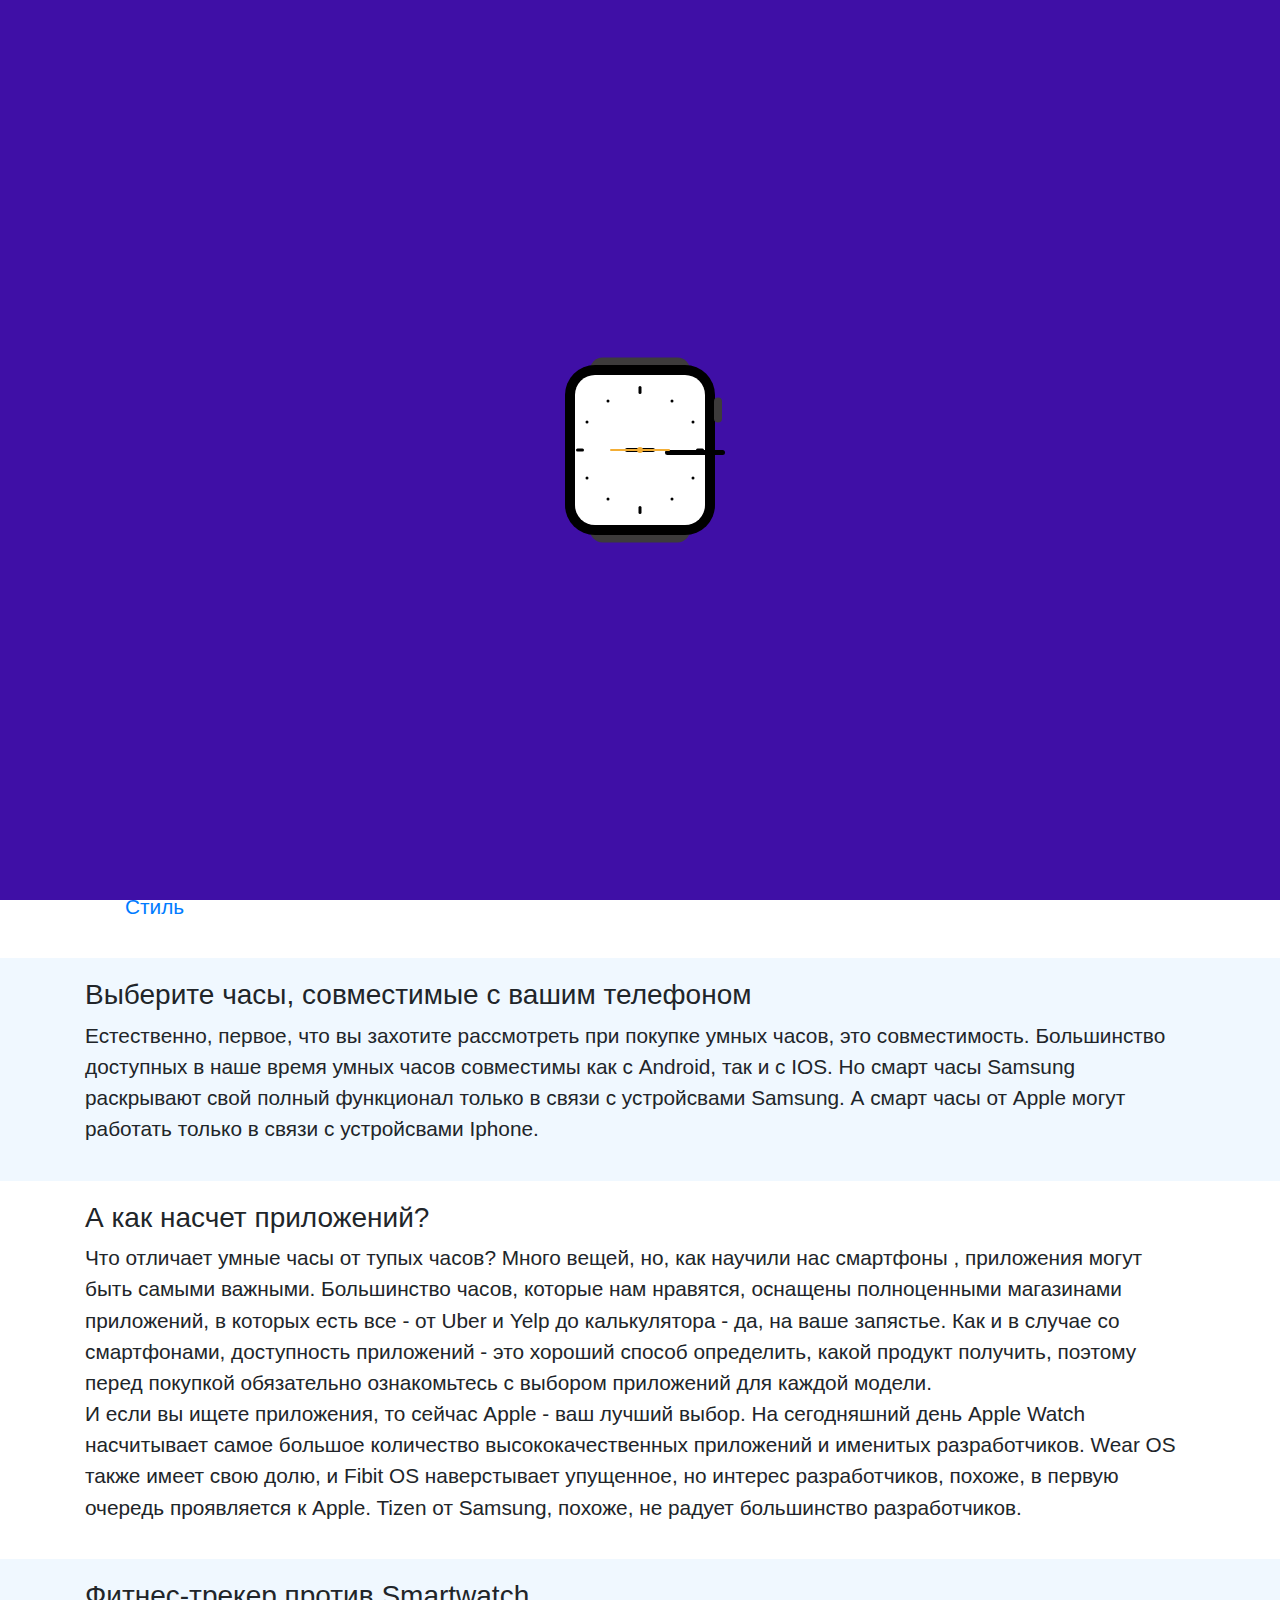
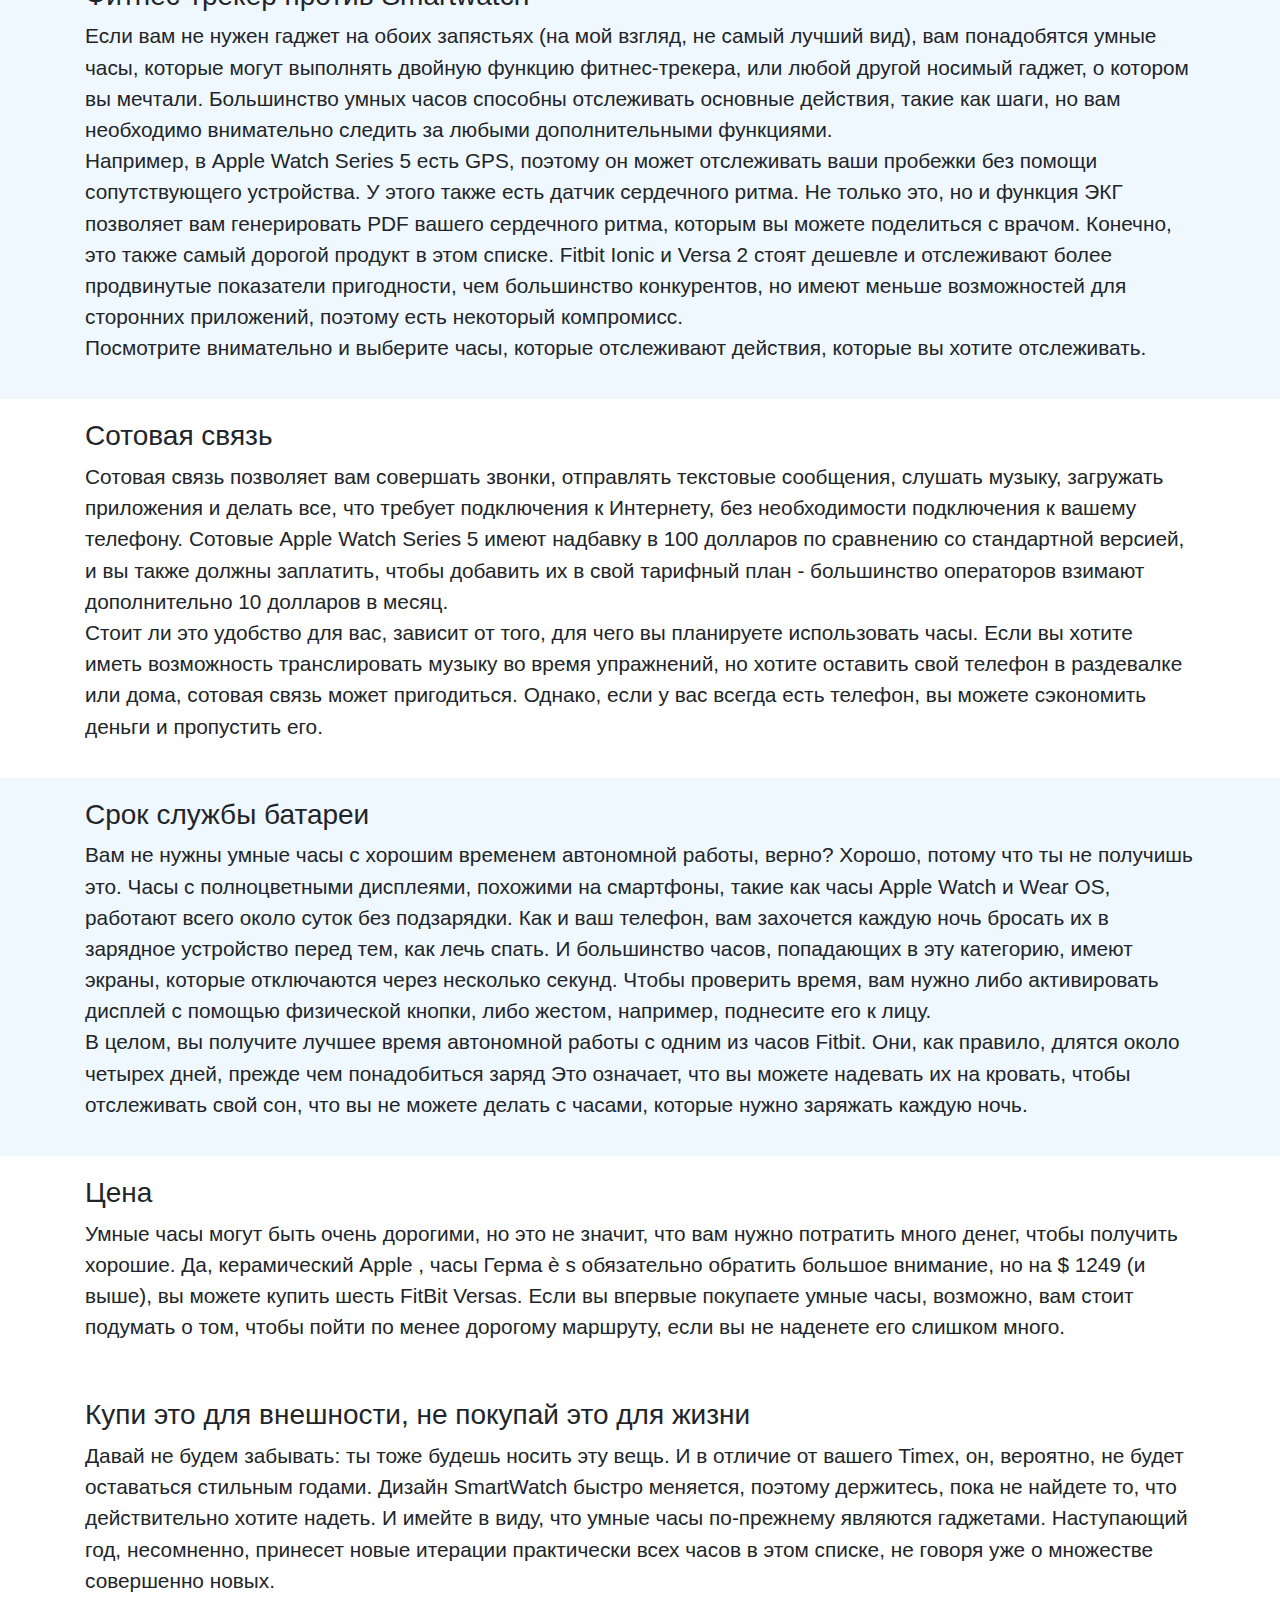
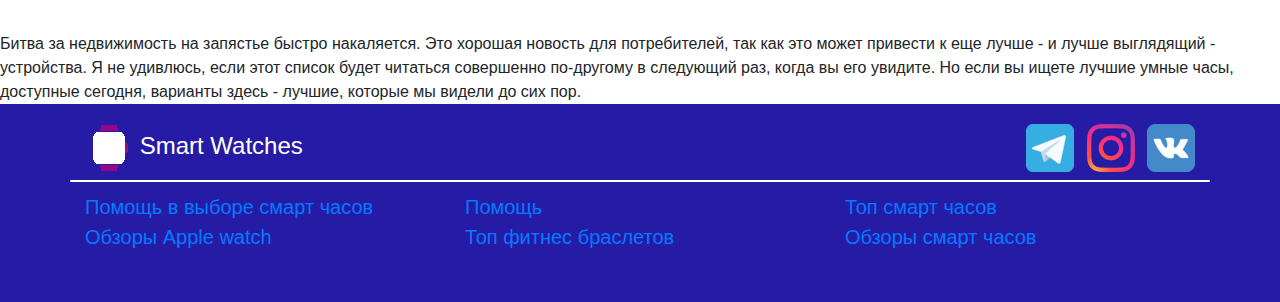
<file: src/indexchange.html>
<!DOCTYPE html>
<html lang="ru">

<head>
	<meta charset="UTF-8">
	<meta name="viewport" content="width=device-width, initial-scale=1.0">
	<meta http-equiv="X-UA-Compatible" content="ie=edge">
	<link rel="stylesheet" href="css/navbar.css">
	<link rel="stylesheet" href="css/normalize.css">
	<link rel="stylesheet" href="css/bootstrap.min.css" crossorigin="anonymous">
	<link rel="stylesheet" href="css/stylechang.css">
	<link rel="stylesheet" href="https://stackpath.bootstrapcdn.com/bootstrap/4.4.1/css/bootstrap.min.css"
		integrity="sha384-Vkoo8x4CGsO3+Hhxv8T/Q5PaXtkKtu6ug5TOeNV6gBiFeWPGFN9MuhOf23Q9Ifjh" crossorigin="anonymous">
	<link href="images1/4016164-smart-watch-wristwatch_112949.ico" rel="shortcut icon" type="image/x-icon" />
	<title>Smart Review</title>
</head>

</html>




<body>
	<div id="loader_perc"></div>
	<div id="page-preloader" class="preloader">
		<div class="elements">
		</div>
		<div class="elements2"></div>
		<div class="elements3"></div>
		<div class="loader">

			<div class="lines">
				<div class="first-i"></div>
				<div class="second-i"></div>
				<div class="second-d dot"></div>
				<div class="first-d dot"></div>
				<div class="third-d dot"></div>
				<div class="fourth-d dot"></div>
			</div>
		</div>
	</div>
	<div class="menu">

		<div class="section">
		</div>
		<a href="#" class="menu-btn">
			<span></span>
		</a>
		<div class="nav-logo"> <img class='watch' src="images1/4016164-smart-watch-wristwatch_112949.png" alt="">Smart Review
		</div>
		<nav class="menu-list">
			<a class="first" href="indexlast.html">Обзоры</a>
			<a class="second" href="index.html">Главная</a>
			<a class="third" href="indexhelp.html">Помощь</a>
		</nav>
		<div class="menu-cont">
			<a href="" class="face mr-2"><img src="images/telegram.png" alt=""></a>
			<a href="" class="inst mr-2"><img src="images/inst1.png" alt=""></a>
			<a href="https://vk.com/id295769082" class="vk"><img src="images/vk2.png" alt=""></a>
		</div>
	</div>




	<div class="contant pb-5">




		
			
			<img class="first-image mx-auto d-block" src="images1/samsung-galaxy-watch-active-3.jpg" alt=""></div>
			<div class="vvedenie-block vvedenie1">
				<div class="contantblock contantblock-1">
					<div class="container">
				<h3>Выбор смарт часов</h3>
				<p>Умные часы наконец-то достигли того уровня, что
				они по-настоящему умные. От запуска приложений до отображения уведомлений на смартфоне и отслеживания вашего
				сердечного ритма - последние новинки умных часов делают гораздо больше, чем просто показывают время. Но какие
				купить? И чтобы выбрать те часы, которые вам подойдут, следуйте следующим пунктам:
				<ul>
					<a href="#first">Совместимость с смартфоном</a><br>
					<a href="#second">Приложения</a><br>
					<a href="#third">Фитнес трекер или Смарт часы</a><br>
					<a href="#fourth">Сотовая связь</a><br>
					<a href="#fifth">Автономность</a><br>
					<a href="#sixth">Цена</a><br>
					<a href="#seven">Стиль</a>
				
				</ul>  
				</p>
				</div>
					</div>
				
<a name="first"></a>
				<div style="background-color: aliceblue;" class="contantblock contantblock-2">
					<div class="container">
				<h3>Выберите часы, совместимые с вашим телефоном</h3>
				<p>
				Естественно, первое, что вы захотите рассмотреть при покупке умных часов, это совместимость. Большинство доступных в наше время умных часов совместимы как с Android, так и с IOS.
				Но смарт часы Samsung раскрывают свой полный функционал только в связи с устройсвами Samsung.
				А смарт часы от Apple могут работать только в связи с устройсвами Iphone. </p>
				</div>
</div>
				
<a name="second"></a>
				<div class="contantblock contantblock-3">
					<div class="container">
				<h3>А как насчет приложений?</h3>
				<p>
				Что отличает умные часы от тупых часов? Много вещей, но, как научили нас смартфоны , приложения могут быть самыми
				важными.

				Большинство часов, которые нам нравятся, оснащены полноценными магазинами приложений, в которых есть все - от
				Uber и Yelp до калькулятора - да, на ваше запястье. Как и в случае со смартфонами, доступность приложений - это
				хороший способ определить, какой продукт получить, поэтому перед покупкой обязательно ознакомьтесь с выбором
				приложений для каждой модели.
				
				<br>

				И если вы ищете приложения, то сейчас Apple - ваш лучший выбор. На сегодняшний день Apple Watch насчитывает самое
				большое количество высококачественных приложений и именитых разработчиков. Wear OS также имеет свою долю, и Fibit
				OS наверстывает упущенное, но интерес разработчиков, похоже, в первую очередь проявляется к Apple. Tizen от
				Samsung, похоже, не радует большинство разработчиков.
				</p>
</div>
</div>
<a name="third"></a>
<div style="background-color: aliceblue;" class="contantblock contantblock-4">
	<div class="container">
				<h3>Фитнес-трекер против Smartwatch</h3>
				<p>
				Если вам не нужен гаджет на обоих запястьях (на мой взгляд, не самый лучший вид), вам понадобятся умные часы,
				которые могут выполнять двойную функцию фитнес-трекера, или любой другой носимый гаджет, о котором вы мечтали.
				Большинство умных часов способны отслеживать основные действия, такие как шаги, но вам необходимо внимательно
				следить за любыми дополнительными функциями.
				<br>
				Например, в Apple Watch Series 5 есть GPS, поэтому он может отслеживать ваши пробежки без помощи сопутствующего
				устройства. У этого также есть датчик сердечного ритма. Не только это, но и функция ЭКГ позволяет вам
				генерировать PDF вашего сердечного ритма, которым вы можете поделиться с врачом. Конечно, это также самый дорогой
				продукт в этом списке. Fitbit Ionic и Versa 2 стоят дешевле и отслеживают более продвинутые показатели
				пригодности, чем большинство конкурентов, но имеют меньше возможностей для сторонних приложений, поэтому есть
				некоторый компромисс.
				<br>
				Посмотрите внимательно и выберите часы, которые отслеживают действия, которые вы хотите отслеживать.
				
				</p>
	</div>
	</div>
	<a name="fourth"></a>
	<div class="contantblock contantblock-5">
		<div class="container">
				<h3>Сотовая связь</h3>
				<p>
				Сотовая связь позволяет вам совершать звонки, отправлять текстовые сообщения, слушать музыку, загружать
				приложения и делать все, что требует подключения к Интернету, без необходимости подключения к вашему телефону.
				Сотовые Apple Watch Series 5 имеют надбавку в 100 долларов по сравнению со стандартной версией, и вы также должны
				заплатить, чтобы добавить их в свой тарифный план - большинство операторов взимают дополнительно 10 долларов в
				месяц.

				<br>


				Стоит ли это удобство для вас, зависит от того, для чего вы планируете использовать часы. Если вы хотите иметь
				возможность транслировать музыку во время упражнений, но хотите оставить свой телефон в раздевалке или дома,
				сотовая связь может пригодиться. Однако, если у вас всегда есть телефон, вы можете сэкономить деньги и пропустить
				его.
				</p>
				</div>
</div>
	<a name="fifth"></a>
			<div style="background-color: aliceblue;" class="contantblock contantblock-6">
				<div class="container">
				<h3>Срок службы батареи</h3>
				<p>
				Вам не нужны умные часы с хорошим временем автономной работы, верно? Хорошо, потому что ты не получишь это. Часы
				с полноцветными дисплеями, похожими на смартфоны, такие как часы Apple Watch и Wear OS, работают всего около
				суток без подзарядки. Как и ваш телефон, вам захочется каждую ночь бросать их в зарядное устройство перед тем,
				как лечь спать. И большинство часов, попадающих в эту категорию, имеют экраны, которые отключаются через
				несколько секунд. Чтобы проверить время, вам нужно либо активировать дисплей с помощью физической кнопки, либо
				жестом, например, поднесите его к лицу.
				<br>
				В целом, вы получите лучшее время автономной работы с одним из часов Fitbit. Они, как правило, длятся около
				четырех дней, прежде чем понадобиться заряд Это означает, что вы можете надевать их на кровать, чтобы отслеживать
				свой сон, что вы не можете делать с часами, которые нужно заряжать каждую ночь.</p>
				
				</div>
				</div>
				<a name="sixth"></a>
				<div class="contantblock contantblock-7">
					<div class="container">
				<h3>Цена</h3>
				<p>
				Умные часы могут быть очень дорогими, но это не значит, что вам нужно потратить много денег, чтобы получить
				хорошие. Да, керамический Apple , часы Герма è s обязательно обратить большое внимание, но на $ 1249 (и выше), вы
				можете купить шесть FitBit Versas. Если вы впервые покупаете умные часы, возможно, вам стоит подумать о том,
				чтобы пойти по менее дорогому маршруту, если вы не наденете его слишком много.</p>
				
					</div>
					</div>
				
				
				<a name="seven"></a>
				<div class="contantblock contantblock-9">
					<div class="container">
				<h3>Купи это для внешности, не покупай это для жизни</h3>
				<p>
				Давай не будем забывать: ты тоже будешь носить эту вещь. И в отличие от вашего Timex, он, вероятно, не будет
				оставаться стильным годами. Дизайн SmartWatch быстро меняется, поэтому держитесь, пока не найдете то, что
				действительно хотите надеть. И имейте в виду, что умные часы по-прежнему являются гаджетами. Наступающий год,
				несомненно, принесет новые итерации практически всех часов в этом списке, не говоря уже о множестве совершенно
				новых.</p>
				</div>
				</div>
				

				
				Битва за недвижимость на запястье быстро накаляется. Это хорошая новость для потребителей, так как это может
				привести к еще лучше - и лучше выглядящий - устройства. Я не удивлюсь, если этот список будет читаться совершенно
				по-другому в следующий раз, когда вы его увидите. Но если вы ищете лучшие умные часы, доступные сегодня, варианты
				здесь - лучшие, которые мы видели до сих пор.
			</div>

	<div class="underground">
		<div class="container">
			<div class="row underground-block">
				<div class="underground-title col-sm-6 col-12 mb-sm-0 mb-3"><img
						src="images1/4016164-smart-watch-wristwatch_112949.png" alt="" class="underground-title__image ">
					Smart Watches</div>
				<div class="underground-title__images col-sm-6 col-12 mb-sm-0 mb-3"><a href="" class=" mr-2"><img
							src="images/telegram.png" alt=""></a>
					<a href="" class=" mr-2"><img src="images/inst1.png" alt=""></a>
					<a href="https://vk.com/id295769082" class=""><img src="images/vk2.png" alt=""></a></div>
			</div>
			<div class="underground-links">
				<div class="row">

					<div class="col-lg-4 col-sm-6 col-12 ">
						<a href="indexchange.html">Помощь в выборе смарт часов</a>
					</div>
					<div class="col-lg-4 col-sm-6 col-12 ">
						<a href="indexhelp.html">Помощь</a>
					</div>
					<div class="col-lg-4 col-sm-6 col-12 ">
						<a href="indextopsm.html">Топ смарт часов</a>
					</div>
					<div class="col-lg-4 col-sm-6 col-12 ">
						<a href="indexapple.html">Обзоры Apple watch</a>
					</div>
					<div class="col-lg-4 col-sm-6 col-12 ">
						<a href="indextoptrack.html">Топ фитнес браслетов</a>
					</div>
					<div class="col-lg-4 col-sm-6 col-12 ">
						<a href="indexlast.html">Обзоры смарт часов</a>
					</div>

				</div>
			</div>

		</div>
	</div>
	</div>
			




	<script src="https://code.jquery.com/jquery-3.4.1.slim.min.js"
		integrity="sha384-J6qa4849blE2+poT4WnyKhv5vZF5SrPo0iEjwBvKU7imGFAV0wwj1yYfoRSJoZ+n" crossorigin="anonymous">
	</script>

	<script src="js/bootstrap.min.js" crossorigin="anonymous">
	</script>
	<script src="js/navbar.js"></script>
	<script src="js/preloader.js"></script>
</body>

</html>
</file>
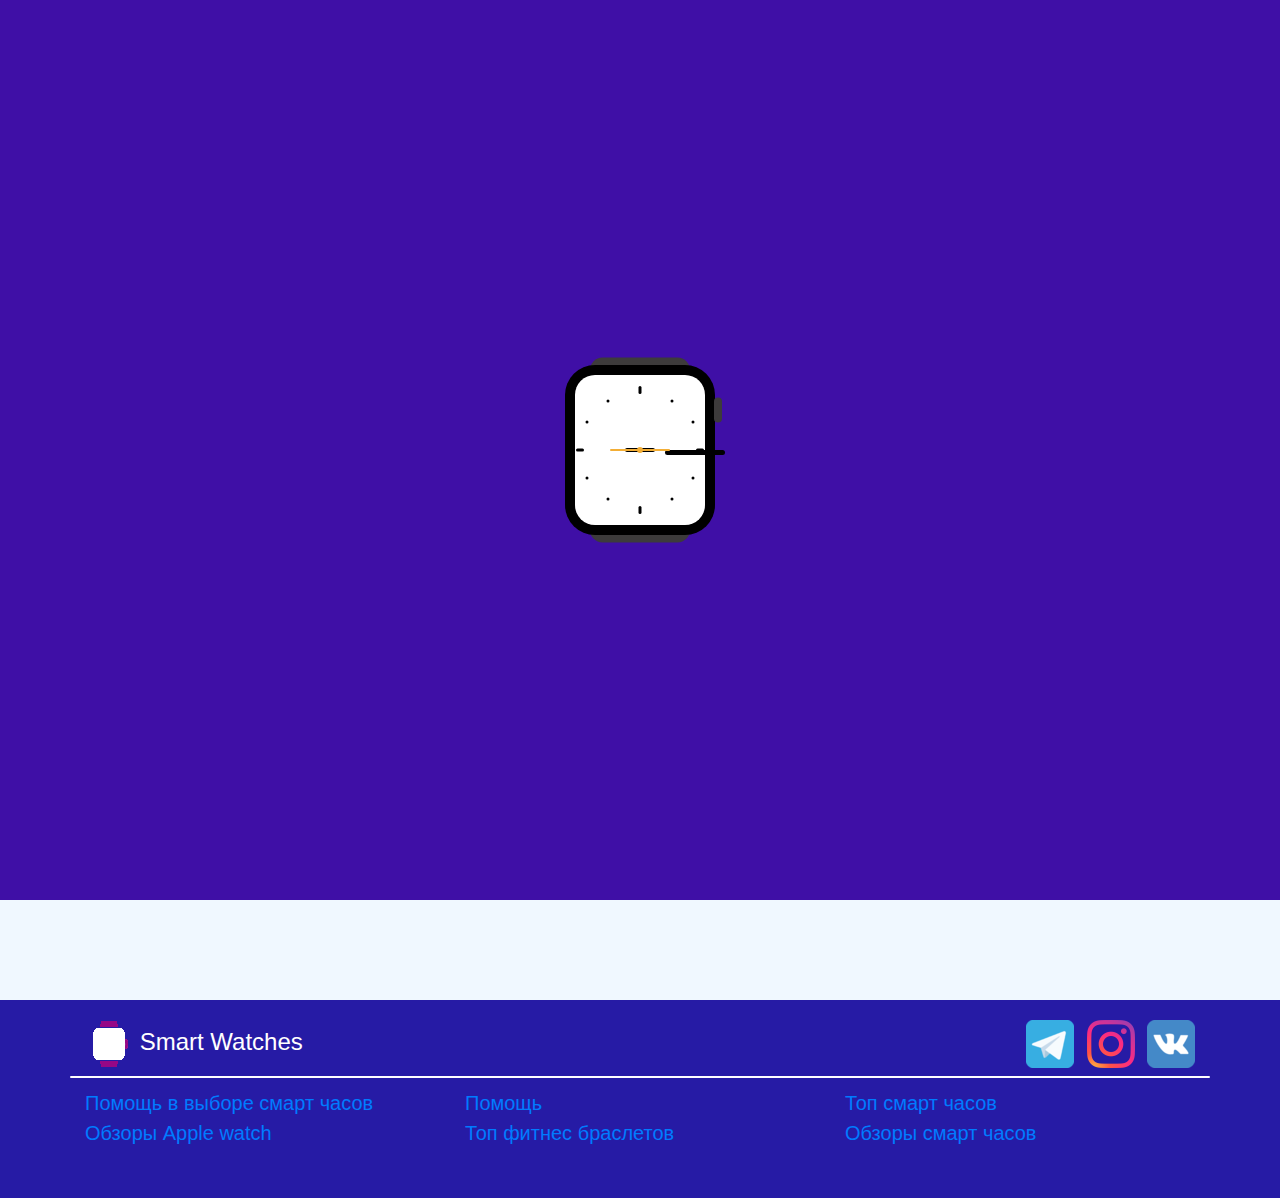
<file: src/indexhelp.html>
<!DOCTYPE html>
<html lang="ru">

<head>
	<meta charset="UTF-8">
	<meta name="viewport" content="width=device-width, initial-scale=1.0">
	<meta http-equiv="X-UA-Compatible" content="ie=edge">
	<link rel="stylesheet" href="css/normalize.css">
	<link rel="stylesheet" href="css/stylehelp.css">
	<link rel="stylesheet" href="css/navbar.css">
	<link rel="stylesheet" href="css/bootstrap.min.css" crossorigin="anonymous">
			<link rel="stylesheet" href="https://stackpath.bootstrapcdn.com/bootstrap/4.4.1/css/bootstrap.min.css"
				integrity="sha384-Vkoo8x4CGsO3+Hhxv8T/Q5PaXtkKtu6ug5TOeNV6gBiFeWPGFN9MuhOf23Q9Ifjh" crossorigin="anonymous">
			<link href="images1/4016164-smart-watch-wristwatch_112949.ico" rel="shortcut icon" type="image/x-icon" />
	<title>Smart Review</title>
</head>

<body>
	<div class="modal fade" id="exampleModalCenter" tabindex="-1" role="dialog" aria-labelledby="exampleModalCenterTitle"
		aria-hidden="true">
		<div class="modal-dialog modal-dialog-centered" role="document">
			<div class="modal-content">
				<div class="modal-header">
					<h5 class="modal-title" id="exampleModalCenterTitle">Modal title</h5>
					<button type="button" class="close" data-dismiss="modal" aria-label="Close">
						<span aria-hidden="true">&times;</span>
					</button>
				</div>
				<div class="modal-body">
					...
				</div>
				<div class="modal-footer">
					<button type="button" class="btn btn-secondary" data-dismiss="modal">Close</button>
					<button type="button" class="btn btn-primary">Save changes</button>
				</div>
			</div>
		</div>
	</div>
<div id="loader_perc"></div>
<div id="page-preloader" class="preloader">
	<div class="elements">
	</div>
	<div class="elements2"></div>
	<div class="elements3"></div>
	<div class="loader">

		<div class="lines">
			<div class="first-i"></div>
			<div class="second-i"></div>
			<div class="second-d dot"></div>
			<div class="first-d dot"></div>
			<div class="third-d dot"></div>
			<div class="fourth-d dot"></div>
		</div>
	</div>
</div>

	<div class="menu">
		<div class="section">
		</div>
		<a href="#" class="menu-btn">
			<span></span>
		</a>
		<div class="nav-logo"> <img class='watch' src="images1/4016164-smart-watch-wristwatch_112949.png" alt="">Smart Review
		</div>
		<nav class="menu-list">
			<a class="first" href="indexlast.html">Обзоры</a>
			<a class="second" href="index.html">Главная</a>
			<a class="third" data-placement="bottom" title="Вы на этой странице" href="#">Помощь</a>
		</nav>
		<div class="menu-cont">


			<a href="" class="face mr-2"><img src="images/telegram.png" alt=""></a>
			<a href="" class="inst mr-2"><img src="images/inst1.png" alt=""></a>
			<a href="https://vk.com/id295769082" class="vk"><img src="images/vk2.png" alt=""></a>
		</div>
	</div>




	<div class="contant ">
		
		<div class="container">
		<div class="main-help">
			<img src="images1/4016164-smart-watch-wristwatch_112949 (1).ico" class="rounded mx-auto d-block " alt="">
			<span class="main-help__title">Smart Review <br>Это проект направленный на помощь людям в выборе устройства, которое
				будет занимать почетное место на вашей руке. А также можно посмотреть обзор популярный и достойных популярности,
				по-нашему решению, смарт часов и фитнес браслетов</span>
			 
		</div>
		</div>











		<!-- Modal -->
			<div class="underground">
				<div class="container">
					<div class="row underground-block">
						<div class="underground-title col-sm-6 col-12 mb-sm-0 mb-3"><img
								src="images1/4016164-smart-watch-wristwatch_112949.png" alt="" class="underground-title__image ">
							Smart Watches</div>
						<div class="underground-title__images col-sm-6 col-12 mb-sm-0 mb-3"><a href="" class=" mr-2"><img
									src="images/telegram.png" alt=""></a>
							<a href="" class=" mr-2"><img src="images/inst1.png" alt=""></a>
							<a href="https://vk.com/id295769082" class=""><img src="images/vk2.png" alt=""></a></div>
					</div>
					<div class="underground-links">
						<div class="row">

							<div class="col-lg-4 col-sm-6 col-12 ">
								<a href="indexchange.html">Помощь в выборе смарт часов</a>
							</div>
							<div class="col-lg-4 col-sm-6 col-12 ">
								<a href="indexhelp.html">Помощь</a>
							</div>
							<div class="col-lg-4 col-sm-6 col-12 ">
								<a href="indextopsm.html">Топ смарт часов</a>
							</div>
							<div class="col-lg-4 col-sm-6 col-12 ">
								<a href="indexapple.html">Обзоры Apple watch</a>
							</div>
							<div class="col-lg-4 col-sm-6 col-12 ">
								<a href="indextoptrack.html">Топ фитнес браслетов</a>
							</div>
							<div class="col-lg-4 col-sm-6 col-12 ">
								<a href="indexlast.html">Обзоры смарт часов</a>
							</div>

						</div>
					</div>

				</div>
			</div>
	</div>









	<script src="js/preloader.js"></script>
	<script src="https://code.jquery.com/jquery-3.4.1.slim.min.js"
		integrity="sha384-J6qa4849blE2+poT4WnyKhv5vZF5SrPo0iEjwBvKU7imGFAV0wwj1yYfoRSJoZ+n" crossorigin="anonymous">
	</script>
	<script src="js/bootstrap.min.js" crossorigin="anonymous">
	</script>
	<script src="js/navbar.js"></script>

</body>

</html>
</file>
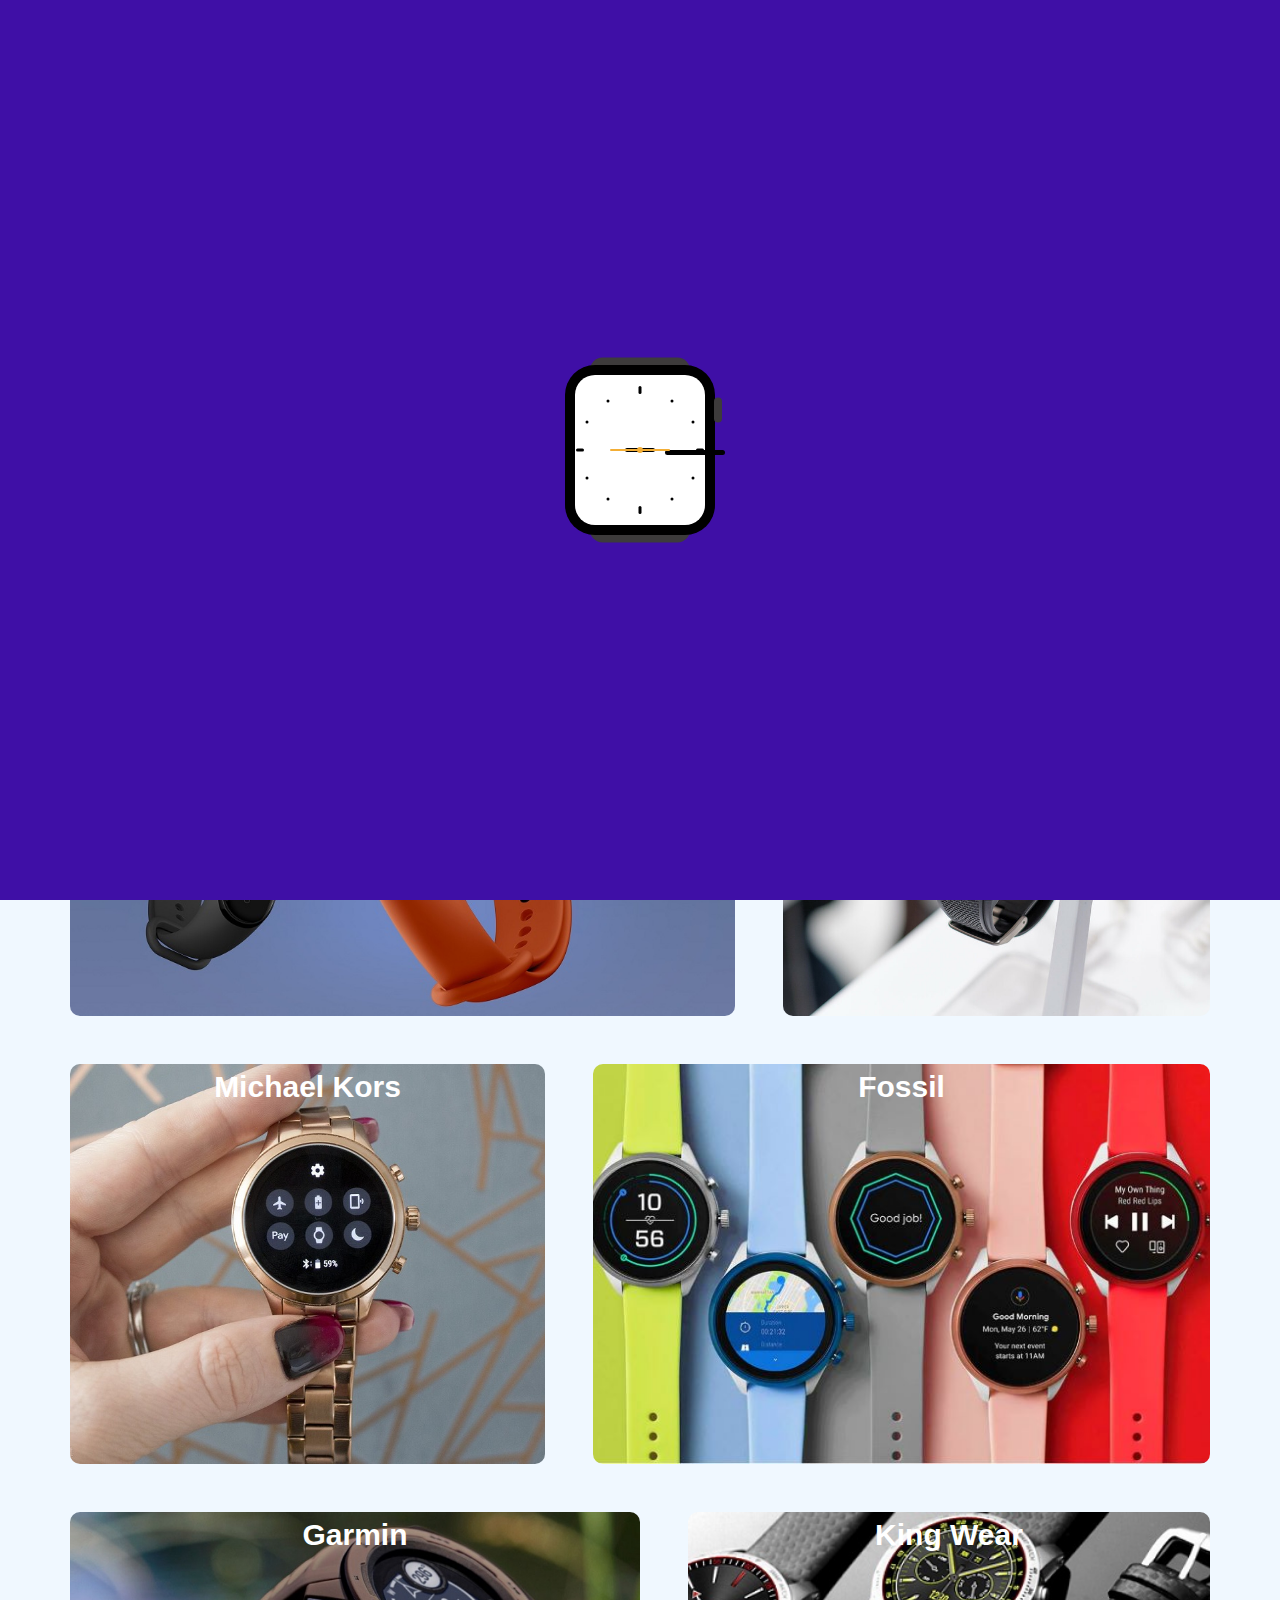
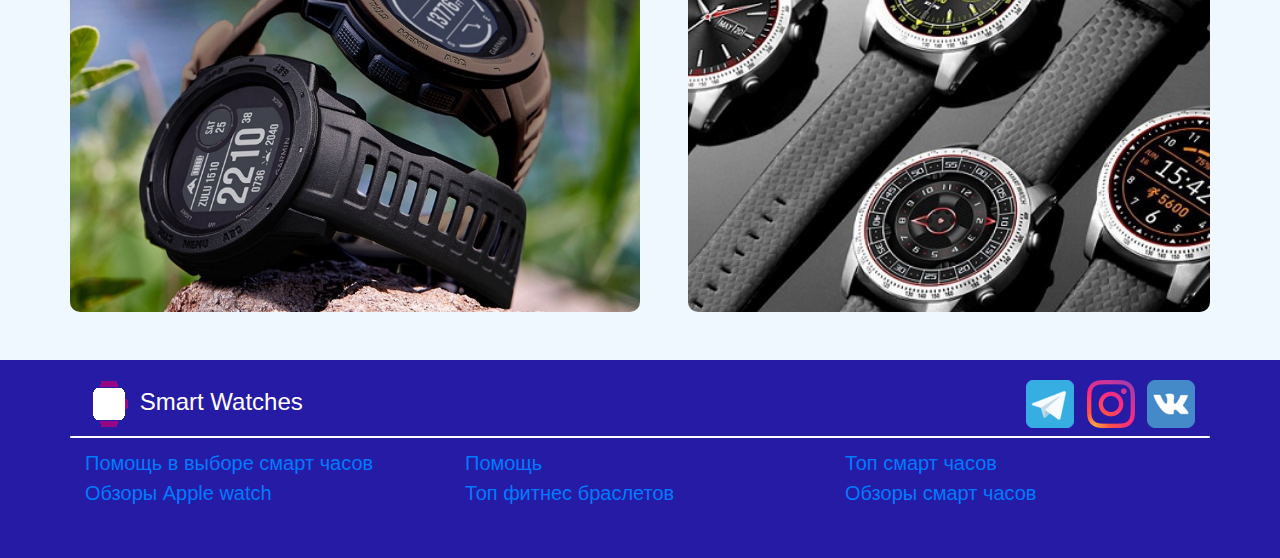
<file: src/indexlast.html>
<!DOCTYPE html>
<html lang="ru">

<head>
	<meta charset="UTF-8">
	<meta name="viewport" content="width=device-width, initial-scale=1.0">
	<meta http-equiv="X-UA-Compatible" content="ie=edge">
	<link rel="stylesheet" href="css/navbar.css">
	<link rel="stylesheet" href="css/stylelast.css">
	<link rel="stylesheet" href="css/normalize.css">
	<link rel="stylesheet" href="css/bootstrap.min.css" crossorigin="anonymous">
		<link rel="stylesheet" href="https://stackpath.bootstrapcdn.com/bootstrap/4.4.1/css/bootstrap.min.css"
			integrity="sha384-Vkoo8x4CGsO3+Hhxv8T/Q5PaXtkKtu6ug5TOeNV6gBiFeWPGFN9MuhOf23Q9Ifjh" crossorigin="anonymous">
	<link href="images1/4016164-smart-watch-wristwatch_112949.ico" rel="shortcut icon" type="image/x-icon" />
	<title>Smart Review</title>
</head>

</html>




<body>
	<div class="modal fade" id="exampleModal" tabindex="-1" role="dialog" aria-labelledby="exampleModalLabel"
		aria-hidden="true">
		<div class="modal-dialog modal-dialog-centered" role="document">
			<div class="modal-content">
				<div class="modal-header">
					<img style="width: 30px;" src="images1/4016164-smart-watch-wristwatch_112949.ico" alt="">
					<h5 class="modal-title" style="color: #0e578b;" id="exampleModalLabel">Этот раздел находится в разработке</h5>
					<button type="button" class="close" data-dismiss="modal" aria-label="Close">
						<span aria-hidden="true">&times;</span>
					</button>
				</div>
				<div style="color: #0e578b;" class="modal-body">
					Приносим свои извинения
				</div>
			</div>
		</div>
	</div>
<div id="loader_perc"></div>
<div id="page-preloader" class="preloader">
	<div class="elements">
	</div>
	<div class="elements2"></div>
	<div class="elements3"></div>
	<div class="loader">

		<div class="lines">
			<div class="first-i"></div>
			<div class="second-i"></div>
			<div class="second-d dot"></div>
			<div class="first-d dot"></div>
			<div class="third-d dot"></div>
			<div class="fourth-d dot"></div>
		</div>
	</div>
</div>
	<div class="menu">

		<div class="section">
		</div>
		<a href="#" class="menu-btn">
			<span></span>
		</a>
		<div class="nav-logo"> <img class='watch' src="images1/4016164-smart-watch-wristwatch_112949.png" alt="">Smart Review
		</div>
		<nav class="menu-list">
			<a class="first" data-placement="bottom" title="Вы на этой странице" href="#">Обзоры</a>
			<a class="second" href="index.html">Главная</a>
			<a class="third" href="indexhelp.html">Помощь</a>
		</nav>
		<div class="menu-cont">
			<a href="" class="face mr-2"><img src="images/telegram.png" alt=""></a>
			<a href="" class="inst mr-2"><img src="images/inst1.png" alt=""></a>
			<a href="https://vk.com/id295769082" class="vk"><img src="images/vk2.png" alt=""></a>
		</div>
	</div>




	<div class="contant ">
		
	


	<div class="container pb-5">
		<div class="REW">Обзор умных часов различных брендов</div>
		<div class="row">
		<div class="contantblock brend-A col-12 col-lg  mt-5 p-0 ">
			
			<a data-toggle="modal" data-target="#exampleModal" href="#" class="brend ">Apple</a>
		</div>
		<div data-toggle="modal" data-target="#exampleModal" class="contantblock brend-S col-12 col-lg-7  ml-lg-5 mt-5 p-0">
			<p href="#" class="brend ">Samsung</p>
		</div>
		<div data-toggle="modal" data-target="#exampleModal" class="contantblock brend-X col-12 col-lg-7 mr-lg-5 mt-5 p-0">
			<p href="#" class="brend ">Xiaomi</p>
		</div>
		<div data-toggle="modal" data-target="#exampleModal" class="contantblock brend-Hu col-12 col-lg mt-5 p-0">
			<p href="#" class="brend ">Huawei</p>
		</div>
		<div data-toggle="modal" data-target="#exampleModal" class="contantblock brend-M col-12 col-lg-5 mt-5 p-0">
			<p href="#" class="brend ">Michael Kors</p>
		</div>
		<div data-toggle="modal" data-target="#exampleModal" class="contantblock brend-F col-12 col-lg ml-lg-5 mt-5 p-0">
			<p href="#" class="brend ">Fossil</p>
		</div>

		
		<div data-toggle="modal" data-target="#exampleModal" class="contantblock brend-G col-12 col-lg-6  mt-5 p-0">
			<p href="#" class="brend ">Garmin</p>
		</div>
		<div  data-toggle="modal" data-target="#exampleModal" class="contantblock brend-K col-12 col-lg ml-lg-5 mt-5 p-0">
			<p  href="#" class="brend ">King Wear</p>
		</div>
		</div>
	</div>

	<div class="underground">
		<div class="container">
			<div class="row underground-block">
				<div class="underground-title col-sm-6 col-12 mb-sm-0 mb-3"><img
						src="images1/4016164-smart-watch-wristwatch_112949.png" alt="" class="underground-title__image ">
					Smart Watches</div>
				<div class="underground-title__images col-sm-6 col-12 mb-sm-0 mb-3"><a href="" class=" mr-2"><img
							src="images/telegram.png" alt=""></a>
					<a href="" class=" mr-2"><img src="images/inst1.png" alt=""></a>
					<a href="https://vk.com/id295769082" class=""><img src="images/vk2.png" alt=""></a></div>
			</div>
			<div class="underground-links">
				<div class="row">

					<div class="col-lg-4 col-sm-6 col-12 ">
						<a href="indexchange.html">Помощь в выборе смарт часов</a>
					</div>
					<div class="col-lg-4 col-sm-6 col-12 ">
						<a href="indexhelp.html">Помощь</a>
					</div>
					<div class="col-lg-4 col-sm-6 col-12 ">
						<a href="indextopsm.html">Топ смарт часов</a>
					</div>
					<div class="col-lg-4 col-sm-6 col-12 ">
						<a href="indexapple.html">Обзоры Apple watch</a>
					</div>
					<div class="col-lg-4 col-sm-6 col-12 ">
						<a href="indextoptrack.html">Топ фитнес браслетов</a>
					</div>
					<div class="col-lg-4 col-sm-6 col-12 ">
						<a href="indexlast.html">Обзоры смарт часов</a>
					</div>

				</div>
			</div>

		</div>
	</div>
</div> 




	<script src="https://code.jquery.com/jquery-3.4.1.slim.min.js"
		integrity="sha384-J6qa4849blE2+poT4WnyKhv5vZF5SrPo0iEjwBvKU7imGFAV0wwj1yYfoRSJoZ+n" crossorigin="anonymous">
	</script>

	<script src="js/bootstrap.min.js" crossorigin="anonymous">
	</script>
	<script src="js/navbar.js"></script>
	<script src="js/preloader.js" ></script>
</body>

</html>
</file>
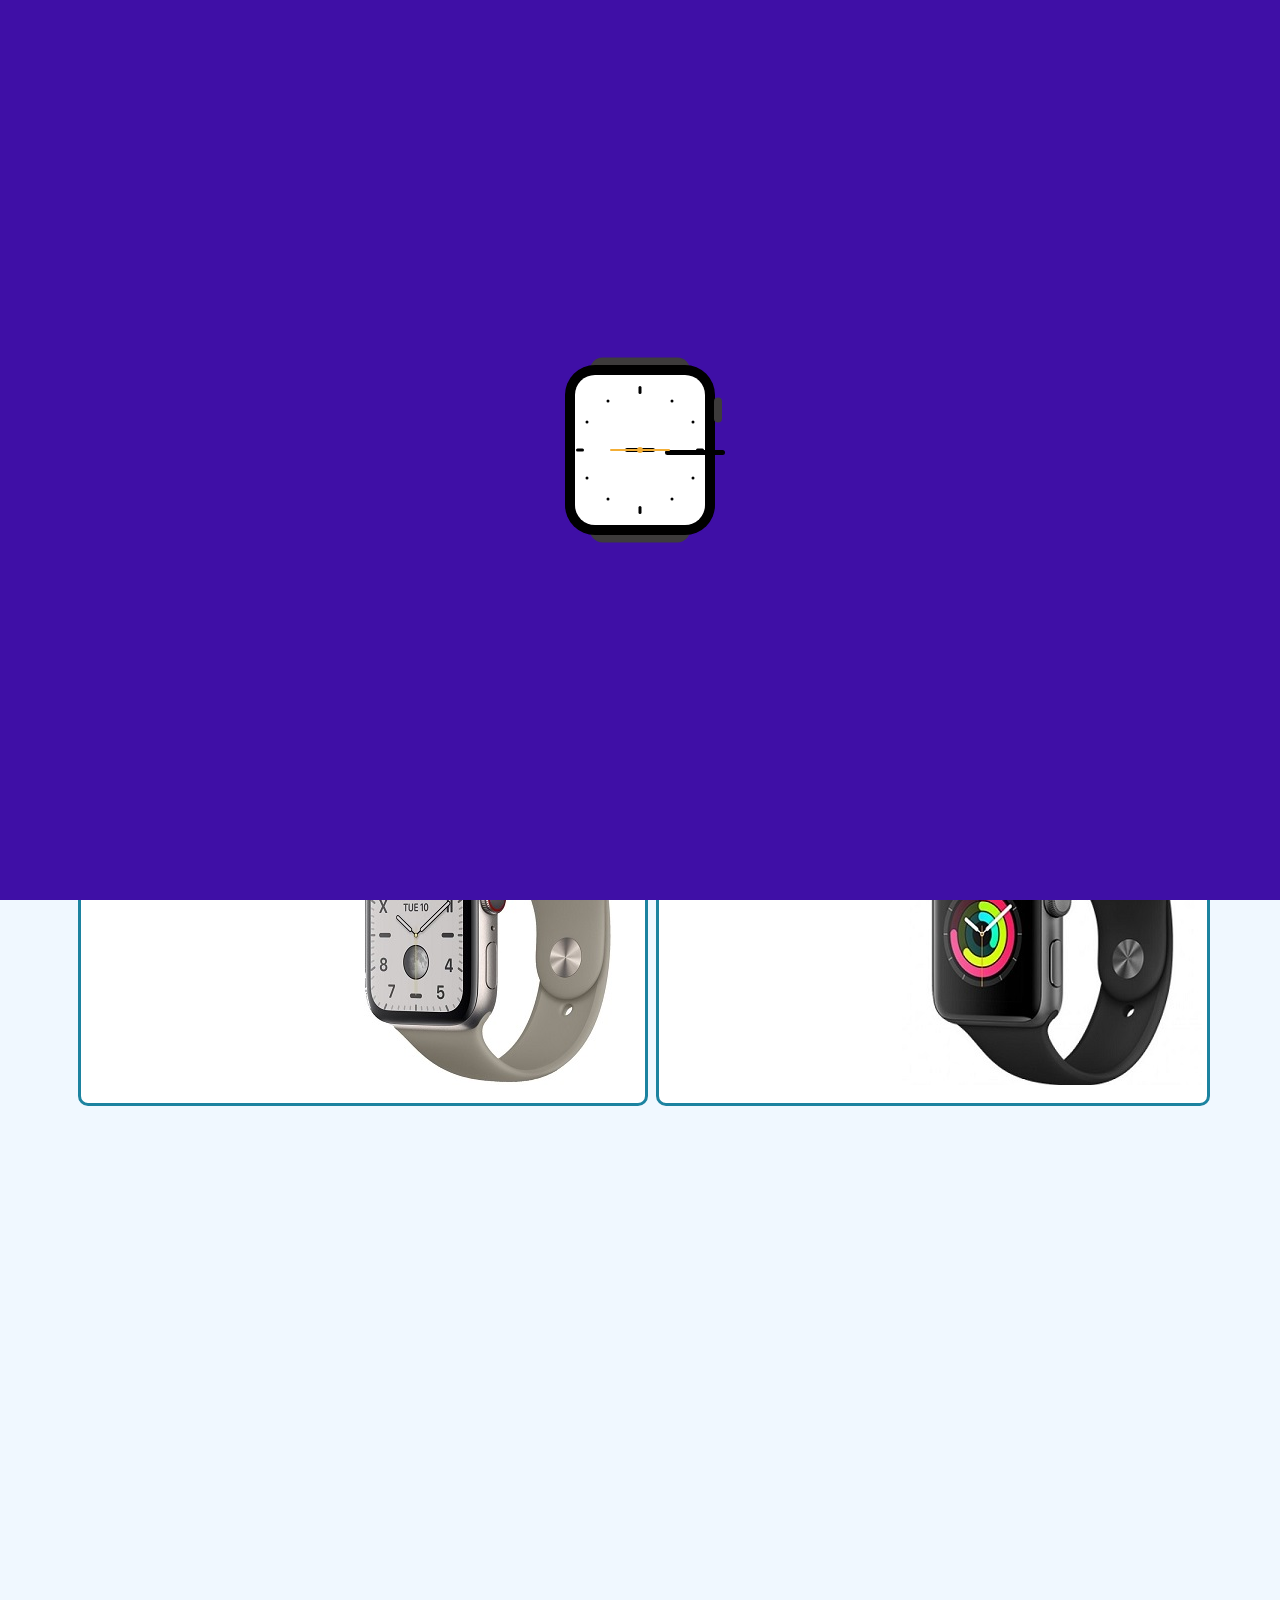
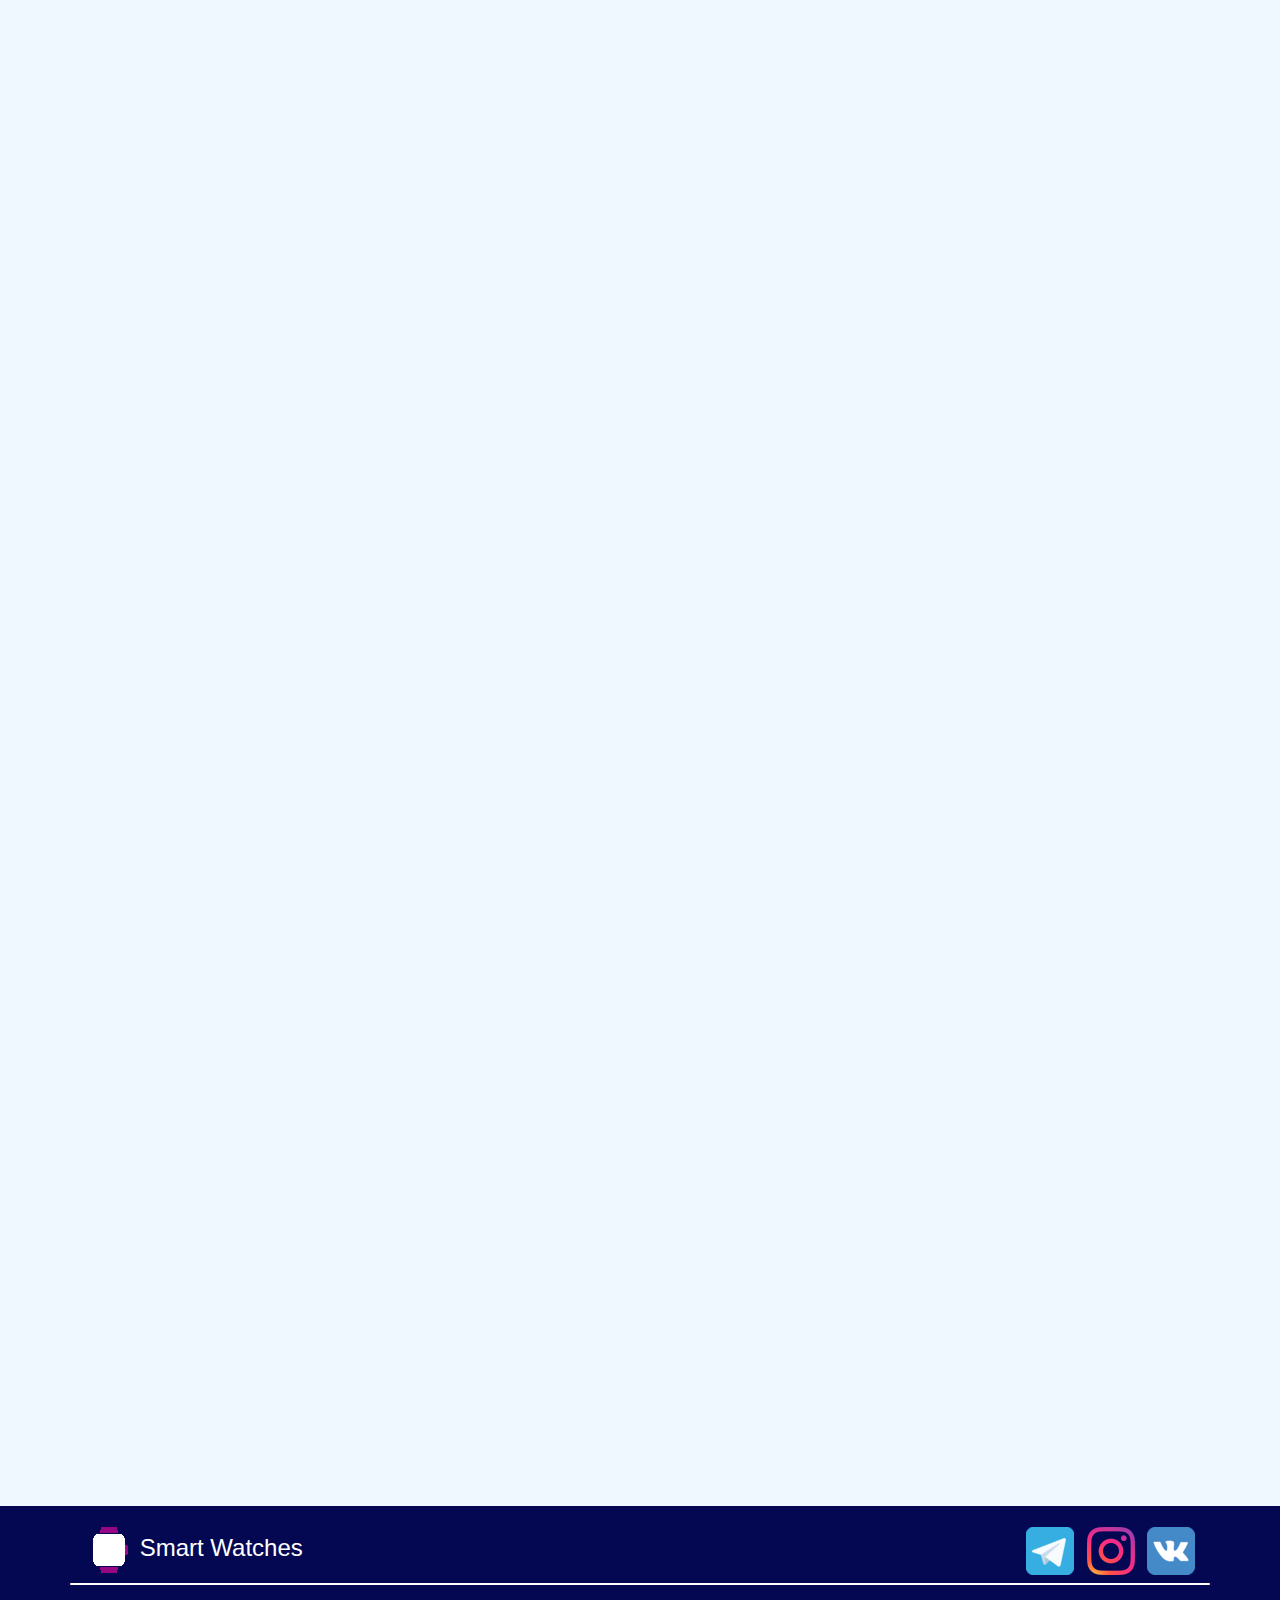
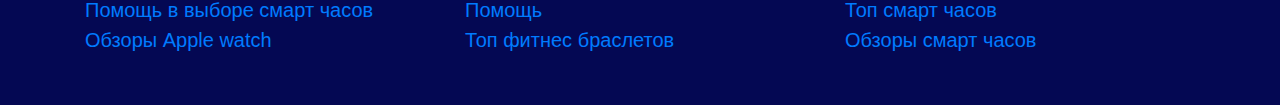
<file: src/indextopsm.html>
<!DOCTYPE html>
<html lang="ru">

<head>
	<meta charset="UTF-8">
	<meta name="viewport" content="width=device-width, initial-scale=1.0">
	<meta http-equiv="X-UA-Compatible" content="ie=edge">
	<link rel="stylesheet" href="css/bootstrap.min.css" crossorigin="anonymous">
			<link rel="stylesheet" href="css/navbar.css">
			<link rel="stylesheet" href="css/top.css">
			<link rel="stylesheet" href="css/normalize.css">
				<link rel="stylesheet" href="https://stackpath.bootstrapcdn.com/bootstrap/4.4.1/css/bootstrap.min.css"
					integrity="sha384-Vkoo8x4CGsO3+Hhxv8T/Q5PaXtkKtu6ug5TOeNV6gBiFeWPGFN9MuhOf23Q9Ifjh" crossorigin="anonymous">
			<link href="images1/4016164-smart-watch-wristwatch_112949.ico" rel="shortcut icon" type="image/x-icon" />
	<link rel="stylesheet" href="css/animate.css">

<link rel="stylesheet" type="text/css" href="css/slick.css">
	
	<title>Smart Review</title>
</head>

<body>
	
	<div id="loader_perc"></div>
	<div id="page-preloader" class="preloader">
		<div class="elements">
		</div>
		<div class="elements2"></div>
		<div class="elements3"></div>
		<div class="loader">

			<div class="lines">
				<div class="first-i"></div>
				<div class="second-i"></div>
				<div class="second-d dot"></div>
				<div class="first-d dot"></div>
				<div class="third-d dot"></div>
				<div class="fourth-d dot"></div>
			</div>
		</div>
	</div>

	<div class="menu">
		<div class="section">
		</div>
		<a href="#" class="menu-btn">
			<span></span>
		</a>
		<div class="nav-logo"> <img class='watch' src="images1/4016164-smart-watch-wristwatch_112949.png" alt="">Smart Review
		</div>
		<nav class="menu-list">
			<a class="first" href="indexlast.html">Обзоры</a>
			<a class="second" href="index.html">Главная</a>
			<a class="third" href="indexhelp.html">Помощь</a>
		</nav>
		<div class="menu-cont">


			<a href="" class="face mr-2"><img src="images/telegram.png" alt=""></a>
			<a href="" class="inst mr-2"><img src="images/inst1.png" alt=""></a>
			<a href="https://vk.com/id295769082" class="vk"><img src="images/vk2.png" alt=""></a>
		</div>
	</div>




	<div class="contant ">
	<div class="container">
		<p class="title-top" >Топ лучших смарт часов</p>
 
		<div class="withslider rounded mx-auto d-block">
		<div id="carouselExampleCaptions" class="carousel slide" data-ride="carousel">
			<ol class="carousel-indicators">
				<li data-target="#carouselExampleCaptions" data-slide-to="0" class="active"></li>
				<li data-target="#carouselExampleCaptions" data-slide-to="1"></li>
				<li data-target="#carouselExampleCaptions" data-slide-to="2"></li>
				<li data-target="#carouselExampleCaptions" data-slide-to="3"></li>
				<li data-target="#carouselExampleCaptions" data-slide-to="4"></li>
				<li data-target="#carouselExampleCaptions" data-slide-to="5"></li>
				<li data-target="#carouselExampleCaptions" data-slide-to="6"></li>
				<li data-target="#carouselExampleCaptions" data-slide-to="7"></li>
			</ol>
			<div class="carousel-inner">
				<div class="carousel-item active " data-interval='2000'>
					<img src="images1/maxresdefault.jpg" class="d-block w-100" alt="...">
					<div class="carousel-caption d-none d-md-block">
						<a href="#AppleWatchS5">Apple Watch Series 5</a>

					</div>
				</div>
				<div class="carousel-item" data-interval='2000'>
					<img src="images1/66877-1280.jpg"
						class="d-block w-100" alt="...">
					<div class="carousel-caption d-none d-md-block">
						<a href="#AppleWatchS3">Apple Watch Series 3</a>

					</div>
				</div>
				
				<div class="carousel-item" data-interval='2000'>
					<img src="images1/optimize1.jpg" class="d-block w-100" alt="...">
					<div class="carousel-caption d-none d-md-block">
						<a href="#WatchActive">Samsung Galaxy Watch Active</a>

					</div>
				</div>
				<div class="carousel-item" data-interval='2000'>
					<img src="images1/tild3235-3836-4238-a235-313131356565__samsung-galaxy-watch1.jpg" class="d-block w-100" alt="...">
					<div class="carousel-caption d-none d-md-block">
						<a href="#SamsungWatch">Samsung Galaxy Watch</a>

					</div>
				</div>
				<div class="carousel-item" data-interval='2000'>
					<img src="images1/fossil.jpg" class="d-block w-100" alt="...">
					<div class="carousel-caption d-none d-md-block">
						<a href="#FossilSport">Fossil Sport</a>

					</div>
				</div>
				<div class="carousel-item" data-interval='2000'>
					<img src="images1/06-xiaomi-huami-amazfit-bip.jpg" class="d-block w-100"
						alt="...">
					<div class="carousel-caption d-none d-md-block">
						<a href="#AmazfitBip">Amazfit Bip</a>

					</div>
				</div>
				<div class="carousel-item" data-interval='2000'>
					<img src="images1/maxresdefault (1).jpg" class="d-block w-100" alt="...">
					<div class="carousel-caption d-none d-md-block">
						<a href="#GarminVivoactive3">Garmin Vivoactive 3</a>

					</div>
				</div>
				<div class="carousel-item" data-interval='2000'>
					<img src="images1/obzor-huawei-watch-gt-2-dlya-vlyublennyh-v-klassiku-8.jpg" class="d-block w-100" alt="...">
					<div class="carousel-caption d-none d-md-block">
						<a href="#HuaweiGT2">Huawei GT 2</a>

					</div>
				</div>
			</div>
			<a class="carousel-control-prev" href="#carouselExampleCaptions" role="button" data-slide="prev">
				<span class="carousel-control-prev-icon" aria-hidden="true"></span>
				<span class="sr-only">Previous</span>
			</a>
			<a class="carousel-control-next" href="#carouselExampleCaptions" role="button" data-slide="next">
				<span class="carousel-control-next-icon" aria-hidden="true"></span>
				<span class="sr-only">Next</span>
			</a>
		</div>
</div>
	
		<div class="row">
			<div class='card1 col col-lg-6 mr-lg-0  mr-2 ml-2 wow fadeInLeft' data-wow-duration="0.4s" data-wow-delay="0.1s"
				data-wow-offset="10" data-wow-iteration="1">
				<a name='AppleWatchS5'></a>
				<div class='font'>
					
							<h4>1 место</h4>
							<div class="text-block"><h4>Apple Watch S5</h4><br>
							<p>наведите или нажмите на карточку чтобы увидеть больше </p>
							<span>Лучшие умные часы во всем</span>
							
							
							</div>
								<div class="underthis">
							<img class="this" src="images1/a5.jpg" alt="">
							</div>
							</div>
				<div class='back p-0'>
					

					<div class="row w-100 m-0">
						<div class="success crit col-lg-6 col-12 m-0">
							<h2>Плюсы</h2>
							<ul>
								<li>Стильный дизайн</li>
								<li>Удобное колесико навигации</li>
								<li>Always-on display</li>
								<li>Бысрый процессор</li>
								<li>Удобный интерфейс</li>
								<li>Много полезных приложений и циферблатов</li>
								<li>Точный контроль пульса и датчик cердечной активности</li>
								<li>GPS</li>
							</ul>
						</div>
						<div class="aler crit col m-0">
							<h2>Минусы</h2>
							<ul>
								
								<li>Дорогой</li>
								<li>Нет встроенного отслеживания сна</li>
								<li>Плохая автономность</li>
								<li>Совместимость только с IOS</li>
							</ul>
						</div>
						<div class="price col-12 m-0">
							<span>Постоянно включенный дисплей Apple Watch Series 5 вносит значительный вклад в работу часов, особенно во время
							тренировок. Series 5
						выглядит идентично Series 4, но более новая модель поставляется с новой отделкой - титаном и керамикой - и предлагает те
						же самые передовые функции для здоровья, которые мы любили в Series 4. Это лучшие умные часы, которые вы можете купить.</span>
							<p  >Цена: 35000</p><a class="linktopod" href="#">Подробнее</a>
						</div>
					</div>
				</div>
			
		</div>



		<div class='card1 col col-lg mr-lg-0  mr-2 ml-2 wow fadeInRight' data-wow-duration="0.4s" data-wow-delay="0.1s"
			data-wow-offset="10" data-wow-iteration="1">
			<a name='AppleWatchS3'></a>
			<div class='font'>

				<h4>2 место</h4>
				<div class="text-block">
					<h4>Apple Watch S3</h4><br>
					
					<p>наведите или нажмите на карточку чтобы увидеть больше </p>
					<span>Лучшие умные часы для пользователей Iphone</span>
				</div>
				<div class="">
					<img class="this" src="images1/a3.jpg" alt="">
				</div>
			</div>
			<div class='back p-0'>
				<div class="row w-100 m-0">
					<div class="success crit col-lg-6 col-12 m-0">
						<h2>Плюсы</h2>
						<ul>
							<li>GPS</li>
							<li>Удобное колесико навигации</li>
							<li>Встроенная сотовая связь</li>
							<li>Быстрый процессор</li>
							<li>Недорогой</li>
							
						</ul>
					</div>
					<div class="aler crit col m-0">
						<h2>Минусы</h2>
						<ul>
							
							<li>Нет встроенного отслеживания сна</li>
							<li>Плохая автономность</li>
							<li>Совместимость только с IOS</li>
						</ul>
					</div>
					<div class="price col-12 m-0">

						<span >
						          Начиная с $ 199, Apple Watch Series 3 - более доступный вариант умных часов, чем Series 5 для
							пользователей
							iPhone. 
							Сравнив Apple Watch Series 5 с Series 3 , вы обнаружите, что не слишком жертвуете ради более низкой
							цены старой версии. Вы по-прежнему получаете монитор сердечного ритма, GPS, 8 ГБ памяти с автономной
							поддержкой плейлистов Apple Music. Эти часы также водонепроницаемы, если вы хотите отслеживать свои плавания,
							и многие из лучших программных функций, которые есть в Apple Watch Series 5, также присутствуют в Series 3,
							благодаря Apple WatchOS 6, выпущенной в прошлом году.</span>
						<p>Цена: 15000-17000p</p><a class="linktopod" href="#">Подробнее</a>
					</div>
				</div>
			</div>
			
		</div>

		<div class='card1 col col-lg-6 mr-lg-0  mr-2 ml-2 wow fadeInLeft' data-wow-duration="0.4s" data-wow-delay="0.1s"
			data-wow-offset="10" data-wow-iteration="1">
			<a name='WatchActive'></a>
			<div class='font'>

				<h4>3 место</h4>
				<div class="text-block">
					<h4>Samsung Galaxy Watch Active 2</h4><br>
					<p>наведите или нажмите на карточку чтобы увидеть больше </p>
					<span>Лучшие часы для пользователей Android</span>
				</div>
				<div class="underthis">
					<img class="this" src="images1/g2.jpg" alt="">
				</div>
			</div>
			<div class='back p-0'>
				<div class="row w-100 m-0">
					<div class="success crit col-lg-6 col-12 m-0">
						<h2>Плюсы</h2>
						<ul>
							<li>GPS</li>
							<li>Сенсорный безель</li>
							<li>Плавная работа</li>
							<li>Много циферблатов</li>
							<li>Много спортивных функций</li>
							<li>Совместимость c Android и IOS</li>
							
						</ul>
					</div>
					<div class="aler crit col m-0">
						<h2>Минусы</h2>
						<ul>
							<li>Толстые рамки(безель)</li>
							<li>Нет встроенного отслеживания сна</li>
							<li>Плохая автономность</li>
							<li>Мало приложений</li>
						</ul>
					</div>
					<div class="price col-12 m-0">
						<span>Часы Samsung работают как с
						Android и со смартфонами iOS, так и оснащены GPS, пульсометром и LTE (за дополнительную плату). Он
						также может автоматически отслеживать вашу активность и сон.
						<br>
						Круглый дизайн Galaxy Watch Active 2 визуально привлекателен, будь то модель 40 или 44 мм. Часы Galaxy Watch, основанные
						на операционной системе Samsung Tizen, могут похвастаться другими полезными функциями, такими как Samsung Pay,
						встроенной музыкой через Spotify и функциями для здоровья сердца.</span>
						<p>Цена: 19000-25000р</p><a class="linktopod" href="#">Подробнее</a>
					</div>
				</div>
			</div>
			
		</div>



		
		<div class='card1   col col-lg mr-lg-0  mr-2 ml-2 wow fadeInRight' data-wow-duration="0.4s" data-wow-delay="0.1s"
			data-wow-offset="10" data-wow-iteration="1">
			<a name='SamsungWatch'></a>
			<div class='font'>

				<h4>4 место</h4>
				<div class="text-block">
					<h4>Samsung Galaxy Watch</h4><br>
					<p>наведите или нажмите на карточку чтобы увидеть больше </p>


				</div>
				<div class="underthis">
					<img class="this" src="images1/g1.jpg" alt="">
				</div>
			</div>
			<div class='back p-0'>
				<div class="row w-100 m-0">
					<div class="success crit col-lg-6 col-12 m-0">
						<h2>Плюсы</h2>
						<ul>
							<li>Совместимость c Android и IOS</li>
							<li>AMOLED дисплей</li>
							<li>GPS</li>
							<li>Автономная работа до 5 дней</li>
							<li>Вращающийся безель</li>
							<li>Отличные сенсоры для фитнеса</li>
							<li>Защита от воды и пыли</li>
						</ul>
					</div>
					<div class="aler crit col m-0">
						<h2>Минусы</h2>
						<ul>
							<li>Дорого</li>
							
						</ul>
					</div>
					
					<div class="price col-12 m-0">
						<span>Привлекательные часы Samsung Galaxy имеют более продолжительное время автономной работы и более просты в
							использовании, чем большинство умных часов, но их функции отслеживания фитнеса не на должном уровне.</span>
						<p>Цена: 20000-25000р</p><a class="linktopod" href="#">Подробнее</a>
					</div>
				</div>
			</div>
	
		</div>



		<div class='card1 col col-lg-6 mr-lg-0  mr-2 ml-2  wow fadeInLeft' data-wow-duration="0.4s" data-wow-delay="0.1s"
			data-wow-offset="10" data-wow-iteration="1">
			<a name='FossilSport'></a>
			<div class='font'>

				<h4>5 место</h4>
				<div class="text-block">
					<h4>Fossil Sport</h4><br>
					<p>наведите или нажмите на карточку чтобы увидеть больше </p>
					<span>Лучшие часы на Wear OS</span>
				</div>
				<div class="">
					<img class="this" src="images1/f1.jpg" alt="">
				</div>
			</div>
			<div class='back p-0'>
				<div class="row w-100 m-0">
					<div class="success crit col-lg-6 col-12 m-0">
						<h2>Плюсы</h2>
						<ul>
							<li>Совместимость c Android и IOS</li>
							<li>Стильный дизайн</li>
							<li>GPS</li>
							<li>6 вариантов расцветки</li>
							<li>Отличные сенсоры для фитнеса</li>
							<li>Удобные кнопки и колесико навигации</li>
						</ul>
					</div>
					<div class="aler crit col m-0">
						<h2>Минусы</h2>
						<ul>
							<li>Дорого</li>
							<li>Требует дополнительного приложения на смартфон</li>
							<li>Плохая автономность</li>
						</ul>
					</div>
				
					<div class="price col-12 m-0">
						<span>Отличные спортивные функции и достаточно хорошая прошивка,
								быстрый вызов google assistant по кнопке. Иногда у Wear OS 
								бывают сбои. Без подзарядки держит около одного дня </span>
						<p>Цена: 17000-20000р</p><a class="linktopod" href="#">Подробнее</a>
					</div>
				</div>
			</div>

		</div>

		


		<div class='card1  col col-lg mr-lg-0  mr-2 ml-2 wow fadeInRight' data-wow-duration="0.4s" data-wow-delay="0.1s"
			data-wow-offset="10" data-wow-iteration="1">
			<a name="AmazfitBip"></a>
			<div class='font'>

				<h4>6 место</h4>
				<div class="text-block">
					<h4>Amazfit Bip</h4><br>
					<p>наведите или нажмите на карточку чтобы увидеть больше </p>
					<span>Лучшие дешевые смарт часы</span>
				</div>
				<div class="underthis">
					<img class="this" src="images1/ab.jpg" alt="">
				</div>
			</div>
			<div class='back p-0'>
				<div class="row w-100 m-0">
					<div class="success crit col-lg-6 col-12 m-0">
						<h2>Плюсы</h2>
						<ul>
							<li>GPS</li>
							<li>Дешево</li>
							<li>Яркий дисплей</li>
							<li>Отличная автономность</li>
							<li>Совместимость c Android и IOS</li>
						</ul>
					</div>
					<div class="aler crit col m-0">
						<h2>Минусы</h2>
						<ul>
							<li>Пройденные шаги считает не очень точно</li>
							<li>Низкое качество графики</li>
							<li>Нет хранилища для музыки</li>
							<li>Нет встроенного отслеживания сна</li>
							<li>Нет возможности ответа на сообщения</li>
						</ul>
					</div>
					<div class="price col-12 m-0">
						<span>Функции отслеживания фитнеса довольно солидны, а трансфлективный цветной дисплей Bip удобен для глаз и не
							разряжает батарею. Говоря о сроке службы батареи, вы можете ожидать около 45 дней нормального использования.
							Другие функциональные возможности ограничены: вы можете выбирать только из пяти разных циферблатов и можете
							только просматривать, а не отвечать на уведомления с самих часов. Но если вы ищите умные часы стоимостью
							менее 5 тысяч рублей</span>
						<p>Цена: 3500-5500р</p><a class="linktopod" href="#">Подробнее</a>
					</div>
				</div>
			</div>

		</div>



		<div class='card1 col col-lg-6 mr-lg-0  mr-2 ml-2 wow fadeInLeft' data-wow-duration="0.4s" data-wow-delay="0.1s"
			data-wow-offset="10" data-wow-iteration="1">
			<a name="GarminVivoactive3"></a>
			<div class='font'>

				<h4>7 место</h4>
				<div class="text-block">
					<h4>Garmin Vivoactive 3</h4><br>
					<p>наведите или нажмите на карточку чтобы увидеть больше </p>
					<span>Лучшие часы для фитнеса</span>
				</div>
				<div class="">
					<img class="this" src="images1/vi.jpg" alt="">
				</div>
			</div>
			<div class='back p-0'>
				<div class="row w-100 m-0">
					<div class="success crit col-lg-6 col-12 m-0">
						<h2>Плюсы</h2>
						<ul>
							<li>Совместимость c Android и IOS</li>
							<li>Стильный дизайн</li>
							<li>GPS</li>
							<li>Удобное колесико навигации</li>
							<li>Always-on display</li>
							<li>Много полезных приложений и циферблатов</li>
							<li>Точный контроль пульса и датчик cердечной активности</li>
						</ul>
					</div>
					<div class="aler crit col m-0">
						<h2>Минусы</h2>
						<ul>
							
							<li>Дорогой</li>
							<li>Нет встроенного отслеживания сна</li>
							<li>Плохая автономность</li>
							
						</ul>
					</div>
					<div class="price col-12 m-0">
						<p>Цена: 14000-19000</p><span>Много спортивных функций и точных датчиков, сон отслеживает отлично. Идеально
							подойдет не только для профессиональных спортсменов, но и для обычных людей которые выходят на пробежку и
							следят за своим здоровьем </span><a class="linktopod" href="#">Подробнее</a>
					</div>
				</div>
			</div>

		</div>

		
		<div class='card1  col col-lg mr-lg-0  mr-2 ml-2 wow fadeInRight' data-wow-duration="0.4s" data-wow-delay="0.1s"
			data-wow-offset="10" data-wow-iteration="1">
			<a name="HuaweiGT2"></a>
			<div class='font'>
				
				<h4>8 место</h4>
				<div class="text-block">
					<h4>Huawei Watch GT 2</h4><br>
					<p>наведите или нажмите на карточку чтобы увидеть больше </p>
					
				</div>
				<div class="">
					<img class="this" src="images1/h2.jpg" alt="">
				</div>
			</div>
			<div class='back p-0'>
				<div class="row w-100 m-0">
					<div class="success crit col-lg-6 col-12 m-0">
						<h2>Плюсы</h2>
						<ul>
							
							<li>Автономная работа до 2 недель</li>
							<li>GPS</li>
							<li>Много циферблатов</li>
							<li>Совместимость c Android и IOS</li>
						</ul>
					</div>
					<div class="aler crit col m-0">
						<h2>Минусы</h2>
						<ul>
							<li>Трудно найти</li>
							<li>Ремешок плохой на ощупь</li>
							<li>Спортивные приложения требуют доработок</li>
							<li>Нельзя отвечать на сообщения</li>
							<li>Мальнький функционал возможностей</li>

						</ul>
					</div>
					<div class="price col-12 m-0">
						<p>Средняя цена: 10000-13000р</p><span>Функционал этих часов очень похож на функционал дорогих фитнес трекеров, здесь отсутствуют некоторые функции, которые можно увидеть у других умных часов. Но для кого-то больше просто не нужно поэтому такому человеку подойдут эти смарт часы</span><a href="#">Подробнее</a>
					</div>
				</div>
			</div>

		</div>






		</div>
		
	</div>
	
	<div class="underground">
		<div class="container">
			<div class="row underground-block">
				<div class="underground-title col-sm-6 col-12 mb-sm-0 mb-3"><img
						src="images1/4016164-smart-watch-wristwatch_112949.png" alt="" class="underground-title__image ">
					Smart Watches</div>
				<div class="underground-title__images col-sm-6 col-12 mb-sm-0 mb-3"><a href="" class=" mr-2"><img
							src="images/telegram.png" alt=""></a>
					<a href="" class=" mr-2"><img src="images/inst1.png" alt=""></a>
					<a href="https://vk.com/id295769082" class=""><img src="images/vk2.png" alt=""></a></div>
			</div>
			<div class="underground-links">
				<div class="row">

					<div class="col-lg-4 col-sm-6 col-12 ">
						<a href="indexchange.html">Помощь в выборе смарт часов</a>
					</div>
					<div class="col-lg-4 col-sm-6 col-12 ">
						<a href="indexhelp.html">Помощь</a>
					</div>
					<div class="col-lg-4 col-sm-6 col-12 ">
						<a href="indextopsm.html">Топ смарт часов</a>
					</div>
					<div class="col-lg-4 col-sm-6 col-12 ">
						<a href="indexapple.html">Обзоры Apple watch</a>
					</div>
					<div class="col-lg-4 col-sm-6 col-12 ">
						<a href="indextoptrack.html">Топ фитнес браслетов</a>
					</div>
					<div class="col-lg-4 col-sm-6 col-12 ">
						<a href="indexlast.html">Обзоры смарт часов</a>
					</div>

				</div>
			</div>

		</div>
	</div>


</div>

<script type="text/javascript" src="js/preloader.js"></script>
	<script src="https://code.jquery.com/jquery-3.4.1.slim.min.js"
		integrity="sha384-J6qa4849blE2+poT4WnyKhv5vZF5SrPo0iEjwBvKU7imGFAV0wwj1yYfoRSJoZ+n" crossorigin="anonymous">
	</script>
	<script src="js/bootstrap.min.js" crossorigin="anonymous">
	</script>
	<script src="js/navbar.js"></script>

	
	<script type="text/javascript" src="js/wow.min.js"></script>
	<script>
		new WOW().init()
	</script>
</body>

</html>
</file>
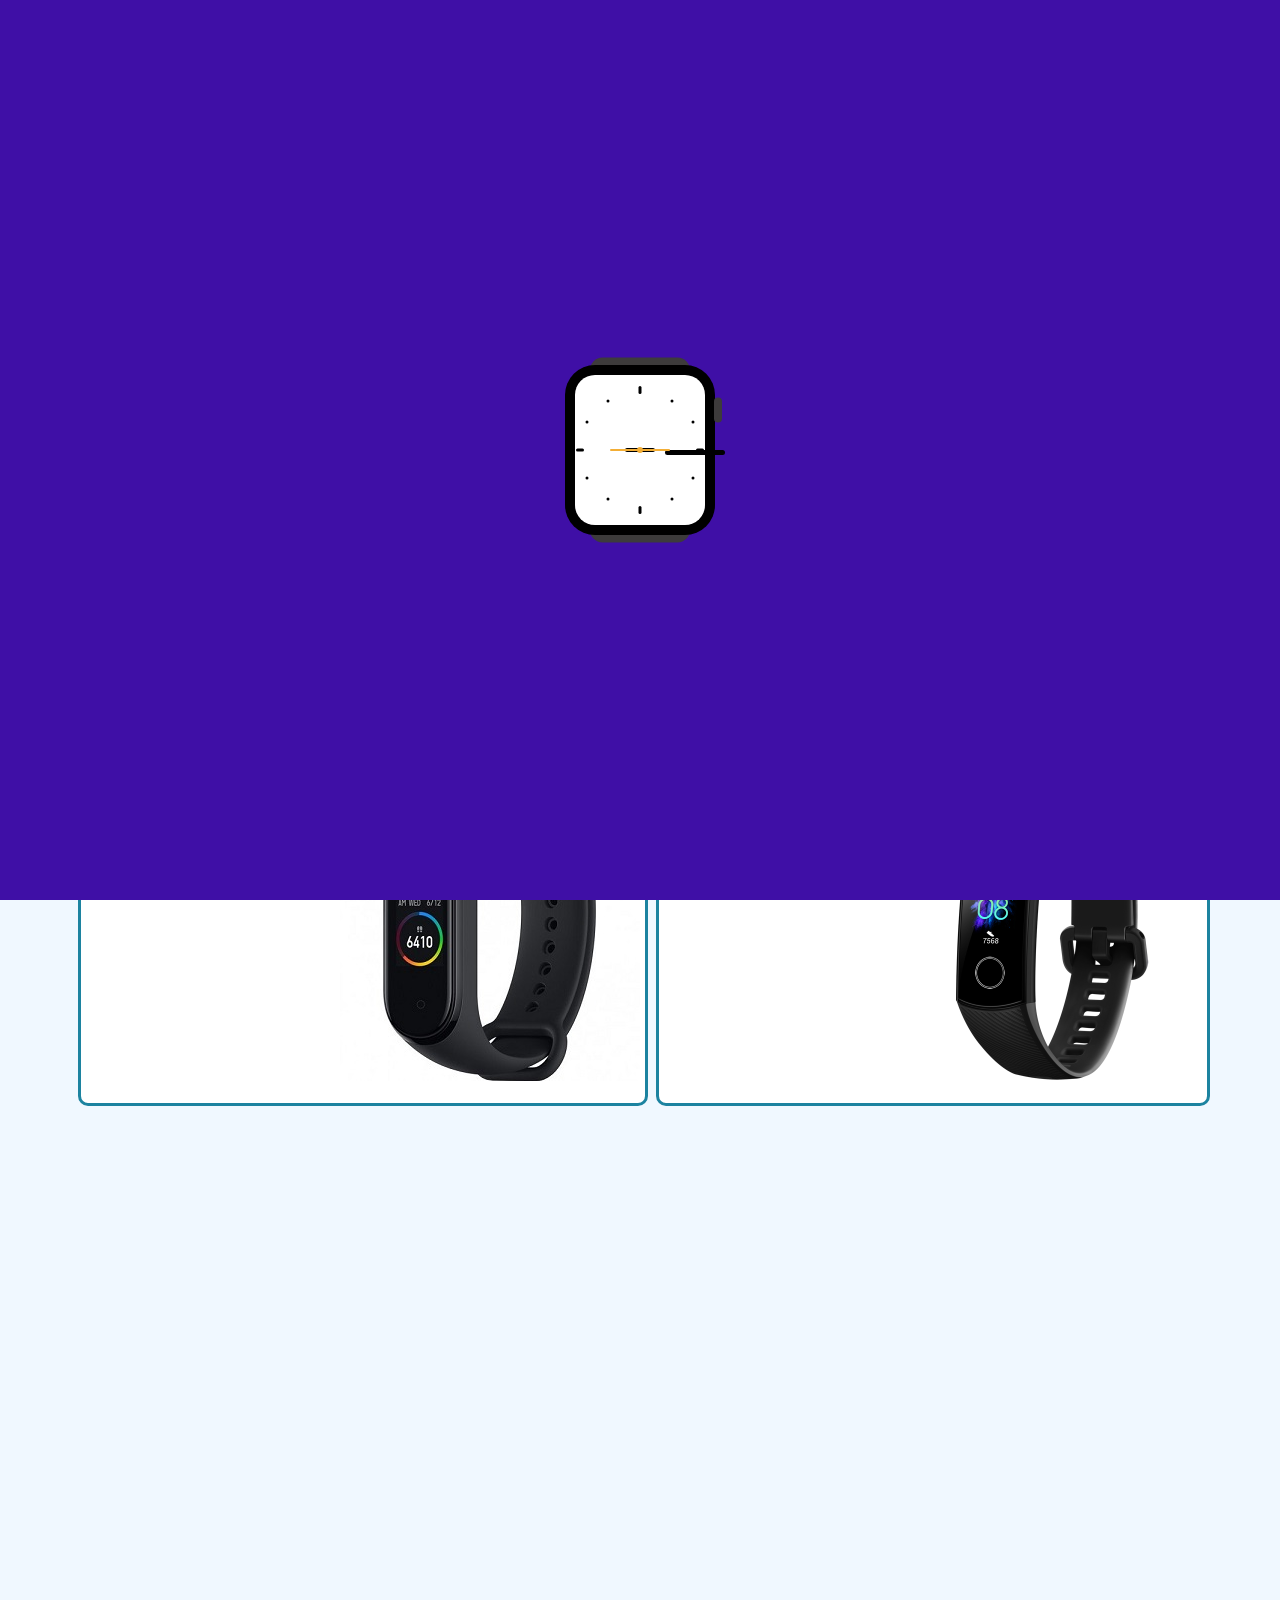
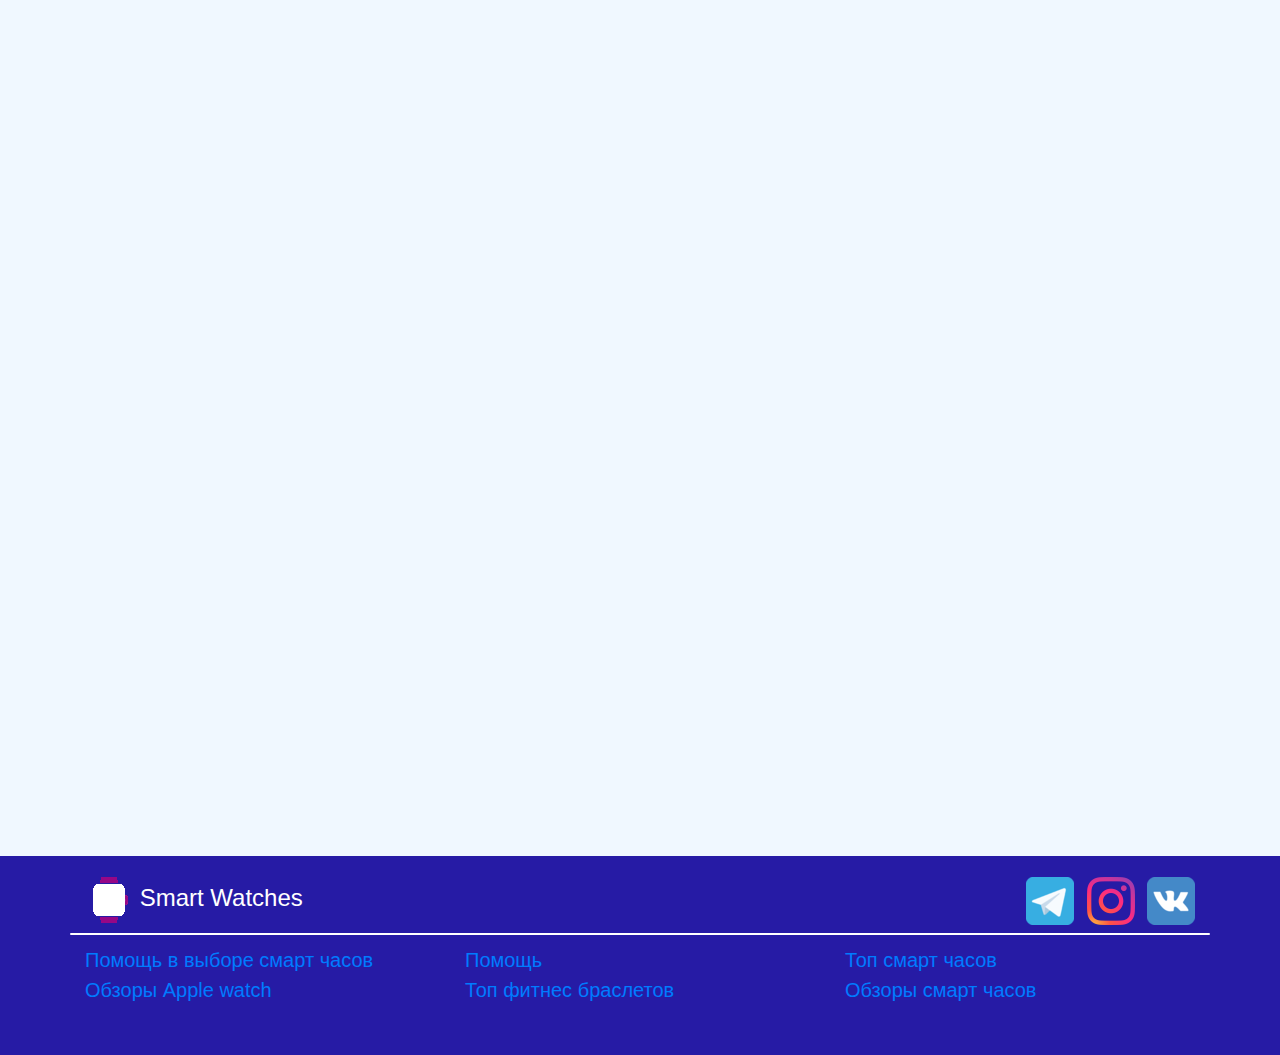
<file: src/indextoptrack.html>
<!DOCTYPE html>
<html lang="ru">

<head>
	<meta charset="UTF-8">
	<meta name="viewport" content="width=device-width, initial-scale=1.0">
	<meta http-equiv="X-UA-Compatible" content="ie=edge">
	<link rel="stylesheet" href="css/normalize.css">
	<link rel="stylesheet" href="css/top.css">
	<link rel="stylesheet" href="css/navbar.css">
	<link href="images1/4016164-smart-watch-wristwatch_112949.ico" rel="shortcut icon" type="image/x-icon" />
	<link rel="stylesheet" href="https://stackpath.bootstrapcdn.com/bootstrap/4.4.1/css/bootstrap.min.css"
		integrity="sha384-Vkoo8x4CGsO3+Hhxv8T/Q5PaXtkKtu6ug5TOeNV6gBiFeWPGFN9MuhOf23Q9Ifjh" crossorigin="anonymous">
	<link rel="stylesheet" href="css/bootstrap.min.css" crossorigin="anonymous">
	<link rel="stylesheet" type="text/css" href="css/slick.css">
	<link rel="stylesheet" href="css/animate.css">
	<title>Smart Review</title>
</head>

<body>
 
	
<div id="loader_perc"></div>
<div id="page-preloader" class="preloader">
	<div class="elements">
	</div>
	<div class="elements2"></div>
	<div class="elements3"></div>
	<div class="loader">

		<div class="lines">
			<div class="first-i"></div>
			<div class="second-i"></div>
			<div class="second-d dot"></div>
			<div class="first-d dot"></div>
			<div class="third-d dot"></div>
			<div class="fourth-d dot"></div>
		</div>
	</div>
</div>

	<div class="menu">
		<div class="section">
		</div>
		<a href="#" class="menu-btn">
			<span></span>
		</a>
		<div class="nav-logo"> <img class='watch' src="images1/4016164-smart-watch-wristwatch_112949.png" alt="">Smart Review
		</div>
		<nav class="menu-list">
			<a class="first" href="indexlast.html">Обзоры</a>
			<a class="second" href="index.html">Главная</a>
			<a class="third" href="indexhelp.html">Помощь</a>
		</nav>
		<div class="menu-cont">


			<a href="" class="face mr-2"><img src="images/telegram.png" alt=""></a>
			<a href="" class="inst mr-2"><img src="images/inst1.png" alt=""></a>
			<a href="https://vk.com/id295769082" class="vk"><img src="images/vk2.png" alt=""></a>
		</div>
	</div>




	<div class="contant ">
		<div class="container">
			<p class="title-top">Топ лучших смарт часов</p>





<div class="withslider rounded mx-auto d-block">
			<div id="carouselExampleCaptions" class="carousel slide" data-ride="carousel">
				<ol class="carousel-indicators">
					<li data-target="#carouselExampleCaptions" data-slide-to="0" class="active"></li>
					<li data-target="#carouselExampleCaptions" data-slide-to="1"></li>
					<li data-target="#carouselExampleCaptions" data-slide-to="2"></li>
					<li data-target="#carouselExampleCaptions" data-slide-to="3"></li>
					<li data-target="#carouselExampleCaptions" data-slide-to="4"></li>
				</ol>
				<div class="carousel-inner">
					<div class="carousel-item active "  data-interval='2000'>
						<img src="images1/31.8-IMG_5345.jpg" class="d-block w-100" alt="...">
						<div class="carousel-caption d-none d-md-block">
							<a href="#Mi Band 4">Xiaomi Mi Band 4</a>

						</div>
					</div>
					<div class="carousel-item" data-interval='2000'>
						<img src="images1/honor_band_5_v_prodazhe_v_rossii_na_etoj_nedele_cena_picture3_1.jpg" class="d-block w-100"
							alt="...">
						<div class="carousel-caption d-none d-md-block">
							<a href="#Honor Band 5">Honor Band 5</a>

						</div>
					</div>
					<div class="carousel-item" data-interval='2000'>
						<img src="images1/03.jpg" class="d-block w-100" alt="...">
						<div class="carousel-caption d-none d-md-block">
							<a href="#Galaxy Fit">Galaxy Fit</a>

						</div>
					</div>
					<div class="carousel-item" data-interval='2000'>
						<img src="images1/huaweiband4-1000.jpg" class="d-block w-100" alt="...">
						<div class="carousel-caption d-none d-md-block">
							<a href="#Huawei Band 4">Huawei Band 4</a>
							
						</div>
					</div>
					<div class="carousel-item" data-interval='2000'>
						<img src="images1/X1.jpg" class="d-block w-100" alt="...">
						<div class="carousel-caption d-none d-md-block">
							<a href="#Smarterra">Xiaomi Mi Band 3</a>

						</div>
					</div>
					
				</div>
				<a class="carousel-control-prev" href="#carouselExampleCaptions" role="button" data-slide="prev">
					<span class="carousel-control-prev-icon" aria-hidden="true"></span>
					<span class="sr-only">Previous</span>
				</a>
				<a class="carousel-control-next" href="#carouselExampleCaptions" role="button" data-slide="next">
					<span class="carousel-control-next-icon" aria-hidden="true"></span>
					<span class="sr-only">Next</span>
				</a>
			</div>



</div>





			<div class="row">
				<div class='card1 col col-lg-6 mr-lg-0  mr-2 ml-2 wow fadeInLeft ' data-wow-duration="0.4s"
					data-wow-delay="0.1s" data-wow-offset="10" data-wow-iteration="1">
					<a name='Mi Band 4'></a>
					<div class='font'>

						<h4>1 место</h4>
						<div class="text-block">
							<h4>Xiaomi Mi Band 4</h4><br>
							<p>наведите или нажмите на карточку чтобы увидеть больше </p>



						</div>
						<div class="underthis">
							<img class="this" src="images1/XMB4.jpg" alt="">
						</div>
					</div>
					<div class='back p-0'>


						<div class="row w-100 m-0">
							<div class="success crit col-lg-6 col-12 m-0">
								<h2>Плюсы</h2>
								<ul>
									<li>Управление музыкой</li>
									<li>Влагозащита IP68</li>
									<li>Яркий экран</li>
									<li>Автономность от 2 недель</li>
									<li>Дешевые</li>
									<li>Нет голосового ассистента</li>


								</ul>
							</div>
							<div class="aler crit col m-0">
								<h2>Минусы</h2>
								<ul>

									<li>Неудобно каждый раз вынимать чтобы, зарядить</li>
									<li>NFC не работает в России</li>
									<li>Не самые точные датчики</li>

								</ul>
							</div>
							<div class="price col-12 m-0">
								<p>Цена: 1700-3000р</p>
							</div>
						</div>
					</div>

				</div>



				<div class='card1 col col-lg mr-lg-0  mr-2 ml-2 wow fadeInRight ' data-wow-duration="0.4s"
					data-wow-delay="0.1s" data-wow-offset="100" data-wow-iteration="1">
					<a name='Honor Band 5'></a>
					<div class='font'>

						<h4>2 место</h4>
						<div class="text-block">
							<h4>Honor Band 5</h4><br>

							<p>наведите или нажмите на карточку чтобы увидеть больше </p>

						</div>
						<div class="">
							<img class="this" src="images1/HB5.jpg" alt="">
						</div>
					</div>
					<div class='back p-0'>
						<div class="row w-100 m-0">
							<div class="success crit col-lg-6 col-12 m-0">
								<h2>Плюсы</h2>
								<ul>
									<li>Автономность 8-10 дней</li>
									<li>Умный будильник</li>
									<li>Мало циферблатов</li>
									<li>Влагозащита IP68</li>
									<li>Управление музыкой</li>
									<li>Недорогой</li>

								</ul>
							</div>
							<div class="aler crit col m-0">
								<h2>Минусы</h2>
								<ul>
									<li>NFC не работает в России</li>
									<li>Неточный мониторинг сна</li>
									<li>Бывают неточности измерения расстояния</li>
								</ul>
							</div>
							<div class="price col-12 m-0">
								<p>Цена: 1700-2800p</p>
							</div>
						</div>
					</div>

				</div>

				<div class='card1 col col-lg-6 mr-lg-0  mr-2 ml-2 wow fadeInLeft ' data-wow-duration="0.4s"
					data-wow-delay="0.1s" data-wow-offset="10" data-wow-iteration="1">
					<a name='Galaxy Fit'></a>
					<div class='font'>

						<h4>3 место</h4>
						<div class="text-block">
							<h4> Samsung Galaxy Fit</h4><br>
							<p>наведите или нажмите на карточку чтобы увидеть больше </p>

						</div>
						<div class="underthis">
							<img class="this" src="images1/SGF1.jpg" alt="">
						</div>
					</div>
					<div class='back p-0'>
						<div class="row w-100 m-0">
							<div class="success crit col-lg-6 col-12 m-0">
								<h2>Плюсы</h2>
								<ul>
									<li>Отличный экран</li>
									<li>Автономность 10-12 дней</li>
									<li>NFC</li>
									<li>Влагозащита IP68</li>

								</ul>
							</div>
							<div class="aler crit col m-0">
								<h2>Минусы</h2>
								<ul>
									<li>Нет управления музыкой</li>
									<li>Нет будильника</li>
									<li>Нет встроенного отслеживания сна</li>
									<li>Интерфейс требует доработок</li>
									<li>Высокая цена</li>
								</ul>
							</div>
							<div class="price col-12 m-0">
								<p>Цена: 2000-6000р</p>
							</div>
						</div>
					</div>

				</div>




				<div class='card1   col col-lg mr-lg-0  mr-2 ml-2 wow fadeInRight ' data-wow-duration="0.4s"
					data-wow-delay="0.1s" data-wow-offset="10" data-wow-iteration="1">
					<a name='Huawei Band 4'></a>
					<div class='font'>

						<h4>4 место</h4>
						<div class="text-block">
							<h4>Huawei Band 4</h4><br>
							<p>наведите или нажмите на карточку чтобы увидеть больше </p>
							<span>Лучшие часы для спортивных людей</span>
						</div>
						<div class="">
							<img class="this" src="images1/HB4.jpg" alt="">
						</div>
					</div>
					<div class='back p-0'>
						<div class="row w-100 m-0">
							<div class="success crit col-lg-6 col-12 m-0">
								<h2>Плюсы</h2>
								<ul>
									<li>Управление музыкой</li>
									<li>Удобная зарядка</li>
									<li>Яркий дисплей</li>
								</ul>
							</div>
							<div class="aler crit col m-0">
								<h2>Минусы</h2>
								<ul>
									<li>Автономная работа 7 дней</li>
									<li>Для выбора циферблатов нужно скачивать дополнительное приложение</li>
									<li>Маленький экран</li>
									<li>Маленькое разрешение экрана</li>
								</ul>
							</div>
							<div class="price col-12 m-0">
								<p>Цена: 1600-2500р</p>
							</div>
						</div>
					</div>

				</div>

				<div class='card1 col col-lg-6  ml-lg mr-lg  mr-2 ml-2  rounded mx-lg-auto d-block    wow fadeInLeft'
					data-wow-duration="0.4s"
					data-wow-delay="0.1s" data-wow-offset="10" data-wow-iteration="1">
					<a name='Smarterra'></a>
					<div class='font'>

						<h4>5 место</h4>
						<div class="text-block">
							<h4>Xiaomi Mi Band 3</h4><br>
							<p>наведите или нажмите на карточку чтобы увидеть больше </p>


						</div>
						<div class="underthis">
							<img class="this" src="images1/SF.jpg" alt="">
						</div>
					</div>
					<div class='back p-0'>
						<div class="row w-100 m-0">
							<div class="success crit col-lg-6 col-12 m-0">
								<h2>Плюсы</h2>
								<ul>
									<li>Стильный</li>
									<li>Дешевые</li>
									<li>Автономная работа от 2 недель</li>
									<li>Водонепроницаемость IP68</li>
								</ul>
							</div>
							<div class="aler crit col m-0">
								<h2>Минусы</h2>
								<ul>
									<li>Неточность измерений</li>
									<li>Тусклый экран</li>
									<li>Легко царапается дисплей</li>
									<li>Скудный функционал по сравнению с другими моделями</li>
									<li>Черно-белый экран</li>
								</ul>
							</div>
							<div class="price col-12 m-0">
								<p>Цена: 1300-2000р</p>
							</div>
						</div>
					</div>

				</div>















			</div>
		</div>
			<div class="underground">
				<div class="container">
					<div class="row underground-block">
						<div class="underground-title col-sm-6 col-12 mb-sm-0 mb-3"><img
								src="images1/4016164-smart-watch-wristwatch_112949.png" alt="" class="underground-title__image ">
							Smart Watches</div>
						<div class="underground-title__images col-sm-6 col-12 mb-sm-0 mb-3"><a href="" class=" mr-2"><img
									src="images/telegram.png" alt=""></a>
							<a href="" class=" mr-2"><img src="images/inst1.png" alt=""></a>
							<a href="https://vk.com/id295769082" class=""><img src="images/vk2.png" alt=""></a></div>
					</div>
					<div class="underground-links">
						<div class="row">

							<div class="col-lg-4 col-sm-6 col-12 ">
								<a href="indexchange.html">Помощь в выборе смарт часов</a>
							</div>
							<div class="col-lg-4 col-sm-6 col-12 ">
								<a href="indexhelp.html">Помощь</a>
							</div>
							<div class="col-lg-4 col-sm-6 col-12 ">
								<a href="indextopsm.html">Топ смарт часов</a>
							</div>
							<div class="col-lg-4 col-sm-6 col-12 ">
								<a href="indexapple.html">Обзоры Apple watch</a>
							</div>
							<div class="col-lg-4 col-sm-6 col-12 ">
								<a href="indextoptrack.html">Топ фитнес браслетов</a>
							</div>
							<div class="col-lg-4 col-sm-6 col-12 ">
								<a href="indexlast.html">Обзоры смарт часов</a>
							</div>

						</div>
					</div>

				</div>
			</div>
	</div>










	<script  src="https://code.jquery.com/jquery-3.4.1.slim.min.js"
		integrity="sha384-J6qa4849blE2+poT4WnyKhv5vZF5SrPo0iEjwBvKU7imGFAV0wwj1yYfoRSJoZ+n" crossorigin="anonymous">
	</script>
<script src="js/bootstrap.min.js" crossorigin="anonymous">
</script>
<script  src="js/navbar.js"></script>

<script type="text/javascript" src="js/preloader.js"></script>
<script type="text/javascript" src="js/wow.min.js"></script>
<script>
	new WOW().init()
</script>

	
		
</body>

</html>
</file>
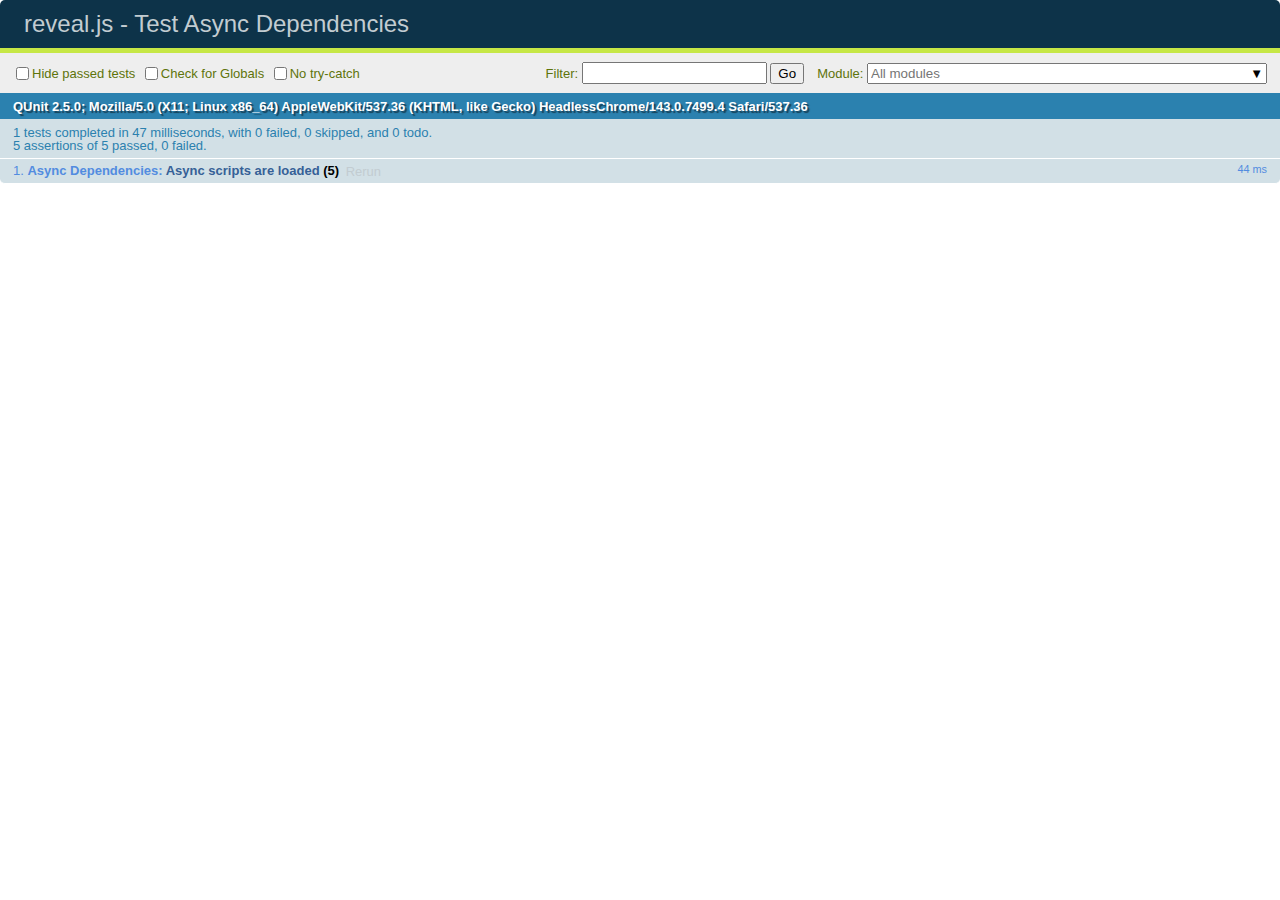
<file: src/reveal/test/test-dependencies-async.html>
<!doctype html>
<html lang="en">

	<head>
		<meta charset="utf-8">

		<title>reveal.js - Test Async Dependencies</title>

		<link rel="stylesheet" href="../css/reveal.css">
		<link rel="stylesheet" href="qunit-2.5.0.css">
	</head>

	<body style="overflow: auto;">

		<div id="qunit"></div>
		<div id="qunit-fixture"></div>

		<div class="reveal" style="display: none;">

			<div class="slides">

				<section>Slide content</section>

			</div>

		</div>

		<script src="../js/reveal.js"></script>
		<script src="qunit-2.5.0.js"></script>

		<script>
			var	externalScriptSequence = '';
			var scriptCount = 0;

			QUnit.config.autostart = false;
			QUnit.module( 'Async Dependencies' );

			QUnit.test( 'Async scripts are loaded', function( assert ) {
				assert.expect( 5 );
				var done = assert.async( 5 );

				function callback( event ) {
					if( externalScriptSequence.length === 1 ) {
						assert.ok( externalScriptSequence === 'A', 'first callback was sync script' );
						done();
					}
					else {
						assert.ok( true, 'async script loaded' );
						done();
					}

					if( externalScriptSequence.length === 4 ) {
						assert.ok( 	externalScriptSequence.indexOf( 'A' ) !== -1 &&
									externalScriptSequence.indexOf( 'B' ) !== -1 &&
									externalScriptSequence.indexOf( 'C' ) !== -1 &&
									externalScriptSequence.indexOf( 'D' ) !== -1, 'four unique scripts were loaded' );
						done();
					}

					scriptCount ++;
				}

				Reveal.initialize({
					dependencies: [
						{ src: 'assets/external-script-a.js', async: false, callback: callback },
						{ src: 'assets/external-script-b.js', async: true, callback: callback },
						{ src: 'assets/external-script-c.js', async: true, callback: callback },
						{ src: 'assets/external-script-d.js', async: true, callback: callback }
					]
				});
			});

			QUnit.start();

		</script>

	</body>
</html>
</file>
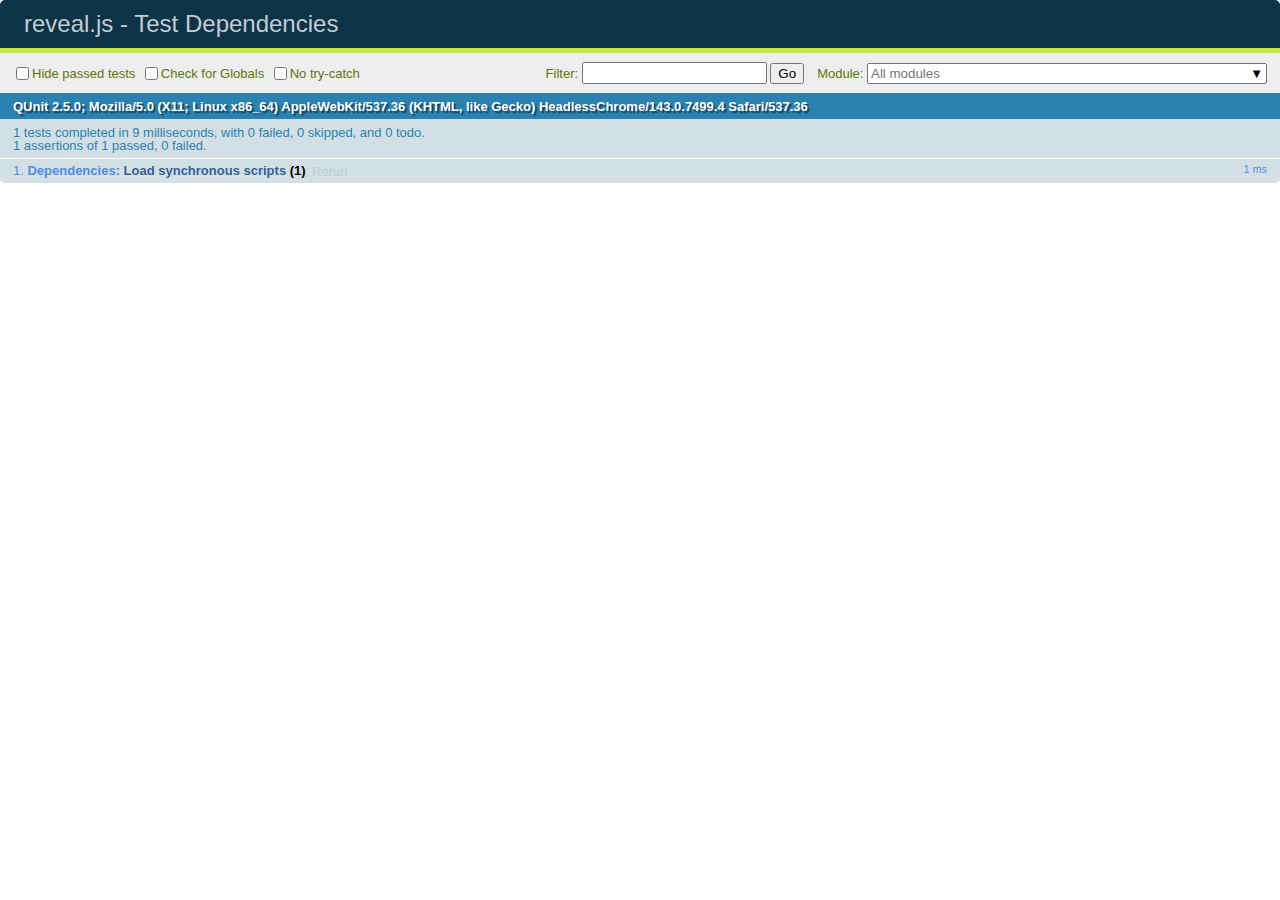
<file: src/reveal/test/test-dependencies.html>
<!doctype html>
<html lang="en">

	<head>
		<meta charset="utf-8">

		<title>reveal.js - Test Dependencies</title>

		<link rel="stylesheet" href="../css/reveal.css">
		<link rel="stylesheet" href="qunit-2.5.0.css">
	</head>

	<body style="overflow: auto;">

		<div id="qunit"></div>
		<div id="qunit-fixture"></div>

		<div class="reveal" style="display: none;">

			<div class="slides">

				<section>Slide content</section>

			</div>

		</div>

		<script src="../js/reveal.js"></script>
		<script src="qunit-2.5.0.js"></script>

		<script>
			window.externalScriptSequence = '';

			Reveal.addEventListener( 'ready', function() {

				QUnit.module( 'Dependencies' );

				QUnit.test( 'Load synchronous scripts', function( assert ) {
					assert.strictEqual( window.externalScriptSequence, 'ABC', 'Loaded and executed in order' );
				});

			} );

			Reveal.initialize({
				dependencies: [
					{ src: 'assets/external-script-a.js' },
					{ src: 'assets/external-script-b.js' },
					{ src: 'assets/external-script-c.js' }
				]
			});
		</script>

	</body>
</html>
</file>
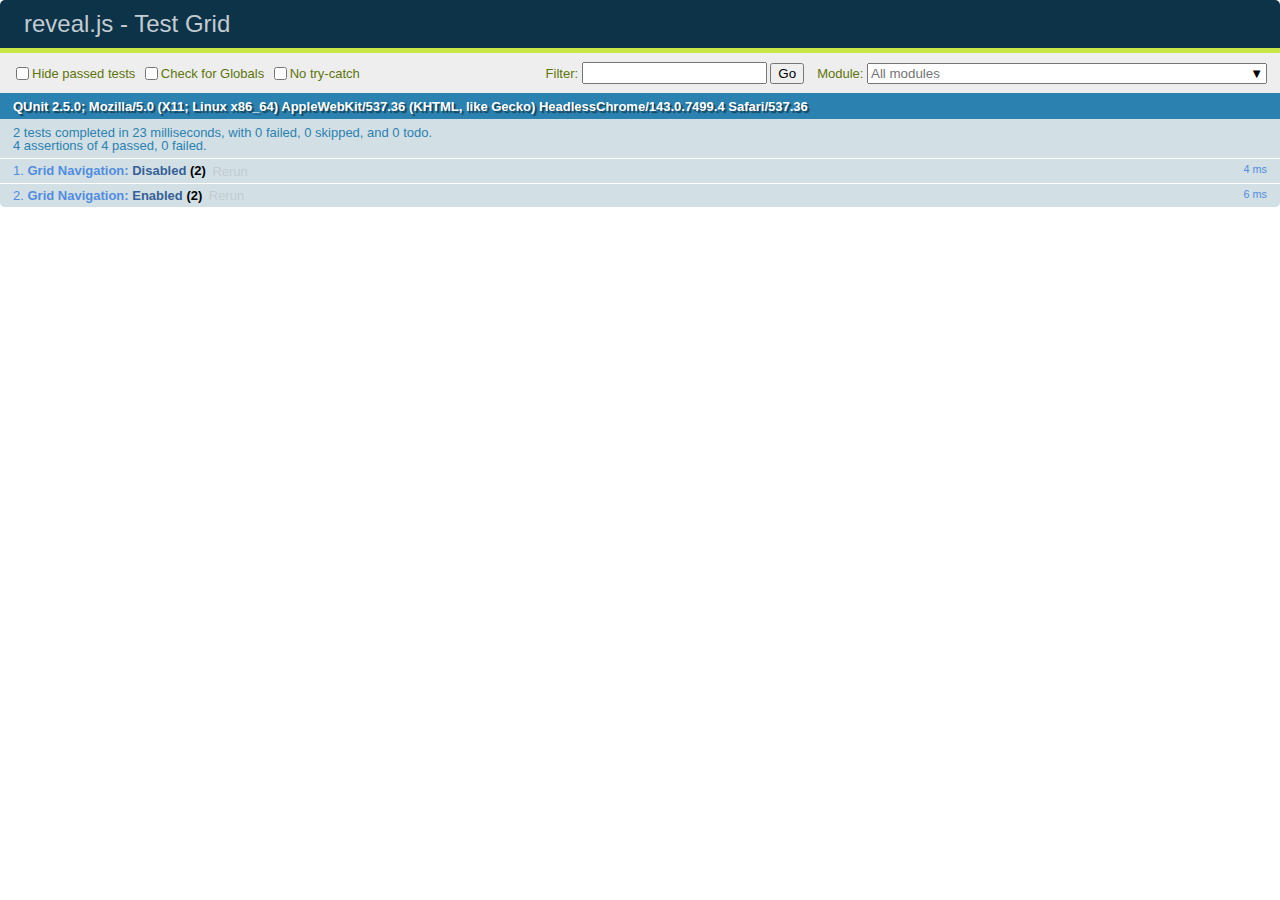
<file: src/reveal/test/test-grid-navigation.html>
<!doctype html>
<html lang="en">

	<head>
		<meta charset="utf-8">

		<title>reveal.js - Test Grid</title>

		<link rel="stylesheet" href="../css/reveal.css">
		<link rel="stylesheet" href="qunit-2.5.0.css">
	</head>

	<body style="overflow: auto;">

		<div id="qunit"></div>
		<div id="qunit-fixture"></div>

		<div class="reveal" style="display: none;">

			<div class="slides">

				<section>0</section>
				<section>
					<section>1.1</section>
					<section>1.2</section>
					<section>1.3</section>
					<section>1.4</section>
				</section>
				<section>
					<section>2.1</section>
					<section>2.2</section>
					<section>2.3</section>
					<section>2.4</section>
				</section>

			</div>

		</div>

		<script src="../js/reveal.js"></script>
		<script src="qunit-2.5.0.js"></script>

		<script>
			Reveal.addEventListener( 'ready', function() {

				QUnit.module( 'Grid Navigation' );

				QUnit.test( 'Disabled', function( assert ) {
					Reveal.right();
					Reveal.down();
					Reveal.down();
					assert.deepEqual( Reveal.getIndices(), { h: 1, v: 2, f: undefined }, 'Correct starting point' );
					Reveal.right();
					assert.deepEqual( Reveal.getIndices(), { h: 2, v: 0, f: undefined }, 'Moves to top when going to adjacent stack' );
				});

				QUnit.test( 'Enabled', function( assert ) {
					Reveal.configure({ navigationMode: 'grid' });
					Reveal.slide( 0, 0 );
					Reveal.right();
					Reveal.down();
					Reveal.down();
					assert.deepEqual( Reveal.getIndices(), { h: 1, v: 2, f: undefined }, 'Correct starting point' );
					Reveal.right();
					assert.deepEqual( Reveal.getIndices(), { h: 2, v: 2, f: undefined }, 'Remains at same vertical index when going to adjacent stack' );
				});

			} );

			Reveal.initialize();
		</script>

	</body>
</html>
</file>
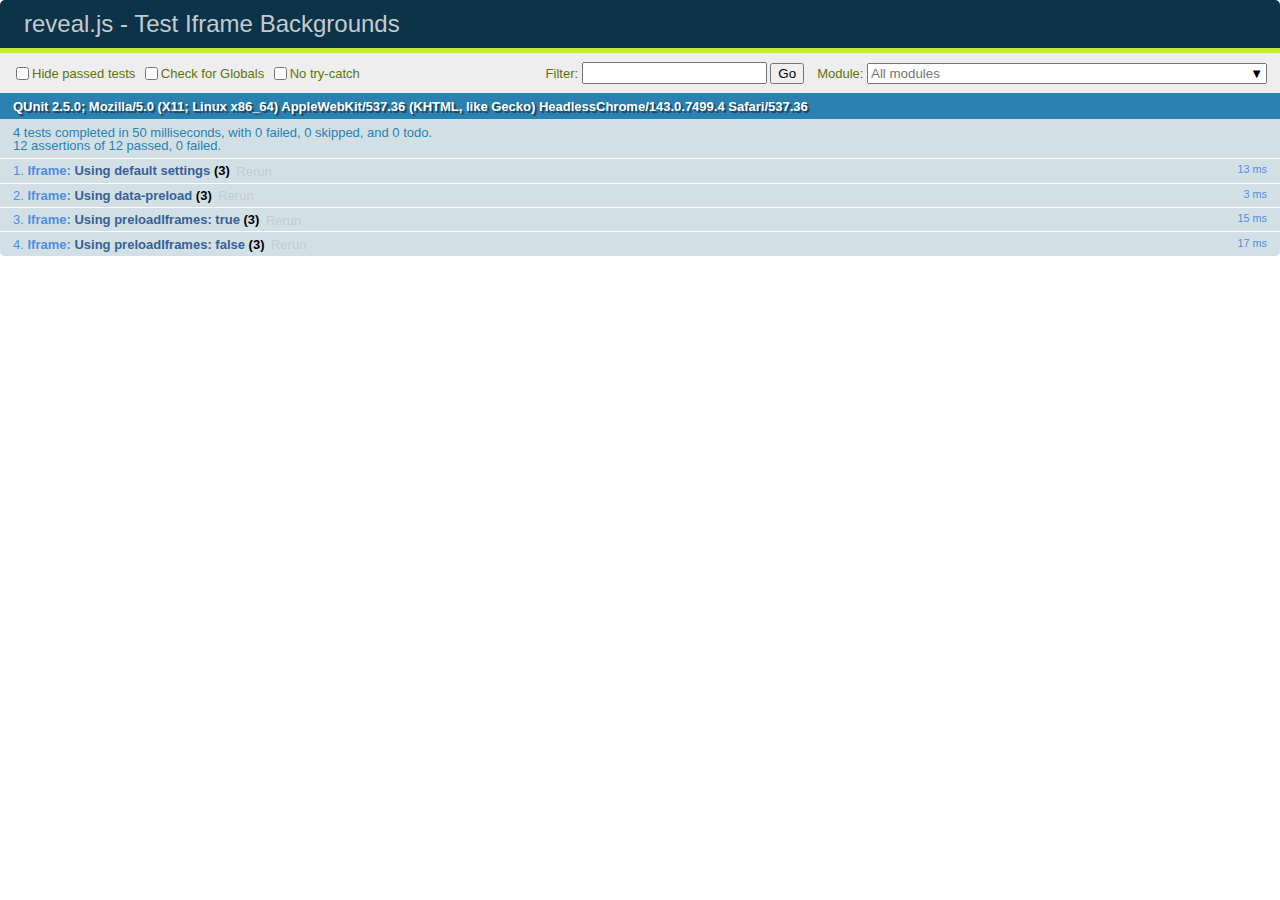
<file: src/reveal/test/test-iframe-backgrounds.html>
<!doctype html>
<html lang="en">

	<head>
		<meta charset="utf-8">

		<title>reveal.js - Test Iframe Backgrounds</title>

		<link rel="stylesheet" href="../css/reveal.css">
		<link rel="stylesheet" href="qunit-2.5.0.css">
	</head>

	<body style="overflow: auto;">

		<div id="qunit"></div>
		<div id="qunit-fixture"></div>

		<div class="reveal" style="display: none;">

			<div class="slides">

				<section data-background-iframe="#1">1</section>
				<section data-background-iframe="#2">2</section>
				<section data-background-iframe="#3" data-preload>3</section>
				<section data-background-iframe="#4">4</section>
				<section data-background-iframe="#5">5</section>
				<section data-background-iframe="#6">6</section>

			</div>

		</div>

		<script src="../js/reveal.js"></script>
		<script src="qunit-2.5.0.js"></script>

		<script>


			Reveal.addEventListener( 'ready', function() {

				function getIframe( index ) {
					return document.querySelectorAll( '.slide-background' )[index].querySelector( 'iframe' );
				}

				QUnit.module( 'Iframe' );

				QUnit.test( 'Using default settings', function( assert ) {

					Reveal.slide(0);
					assert.strictEqual( getIframe(1).hasAttribute( 'src' ), false, 'not preloaded when within viewDistance' );

					Reveal.slide(1);
					assert.strictEqual( getIframe(1).hasAttribute( 'src' ), true, 'loaded when slide becomes visible' );

					Reveal.slide(0);
					assert.strictEqual( getIframe(1).hasAttribute( 'src' ), false, 'unloaded when slide becomes invisible' );

				});

				QUnit.test( 'Using data-preload', function( assert ) {

					Reveal.slide(1);
					assert.strictEqual( getIframe(2).hasAttribute( 'src' ), true, 'preloaded within viewDistance' );
					assert.strictEqual( getIframe(1).hasAttribute( 'src' ), true, 'loaded when slide becomes visible' );

					Reveal.slide(0);
					assert.strictEqual( getIframe(3).hasAttribute( 'src' ), false, 'unloads outside of viewDistance' );

				});

				QUnit.test( 'Using preloadIframes: true', function( assert ) {

					Reveal.configure({ preloadIframes: true });

					Reveal.slide(1);
					assert.strictEqual( getIframe(0).hasAttribute( 'src' ), true, 'preloaded within viewDistance' );
					assert.strictEqual( getIframe(1).hasAttribute( 'src' ), true, 'preloaded within viewDistance' );
					assert.strictEqual( getIframe(2).hasAttribute( 'src' ), true, 'preloaded within viewDistance' );

				});

				QUnit.test( 'Using preloadIframes: false', function( assert ) {

					Reveal.configure({ preloadIframes: false });

					Reveal.slide(0);
					assert.strictEqual( getIframe(1).hasAttribute( 'src' ), false, 'not preloaded within viewDistance' );
					assert.strictEqual( getIframe(2).hasAttribute( 'src' ), false, 'not preloaded within viewDistance' );

					Reveal.slide(1);
					assert.strictEqual( getIframe(1).hasAttribute( 'src' ), true, 'loaded when slide becomes visible' );


				});

			} );

			Reveal.initialize({
				viewDistance: 3
			});
		</script>

	</body>
</html>
</file>
<file: src/css/style.css>
* {
  -webkit-box-sizing: border-box;
          box-sizing: border-box;
}

body {
  overflow-x: hidden;
  font-family: sans-serif;
}

.contant {
  padding-top: 60px;
}

.contant-item {
  cursor: pointer;
  display: -webkit-box;
  display: -ms-flexbox;
  display: flex;
  -webkit-box-pack: center;
      -ms-flex-pack: center;
          justify-content: center;
  text-align: center;
  min-height: 300px;
  min-width: 200px;
  border-radius: 10px;
  padding: 0;
}

.contant-item h1 {
  display: inline-block;
  margin: auto 0;
  color: #0e578b;
  font-size: 55px;
  font-weight: 900;
}

.contant-title {
  cursor: default;
  margin-bottom: 50px;
  text-transform: uppercase;
  border: 2px dashed #fff;
  -webkit-transition: 0.4s;
  transition: 0.4s;
}

.contant-title h1 span {
  -webkit-transition: 0.4s;
  transition: 0.4s;
}

.for-backdrop {
  text-decoration: none;
  padding: 0 10px;
  height: 300px;
  width: 100%;
  display: -webkit-box;
  display: -ms-flexbox;
  display: flex;
  -webkit-box-pack: center;
      -ms-flex-pack: center;
          justify-content: center;
  text-align: center;
  -webkit-transition: 0.4s;
  transition: 0.4s;
  border-radius: 10px;
}

.for-backdrop span {
  text-decoration: none;
  -webkit-transition: 0.4s;
  transition: 0.4s;
  display: inline-block;
  margin: auto 0;
  color: #fff;
  font-size: 30px;
  font-weight: 700;
}

.for-backdrop span:hover {
  text-decoration: none;
  color: #cf22cc;
}

.for-backdrop:hover {
  text-decoration: none;
}

.for-backdrop:hover span {
  color: #cf22cc;
}

.item-1:hover, .item-2:hover, .item-3:hover, .item-4:hover, .item-5:hover, .item-6:hover, .item-7:hover, .item-8:hover, .item-9:hover {
  text-decoration: none;
}

@media screen {
  .item-1:hover, .item-2:hover, .item-3:hover, .item-4:hover, .item-5:hover, .item-6:hover, .item-7:hover, .item-8:hover, .item-9:hover {
    -webkit-transform: translate(-5px, -5px);
            transform: translate(-5px, -5px);
  }
}

.item-1, .item-2, .item-3, .item-4, .item-5, .item-6, .item-7, .item-8, .item-9 {
  background-size: cover;
  background-position: 50%, 50%;
  background-repeat: no-repeat;
  margin-bottom: 50px;
  -webkit-transition: 0.4s;
  transition: 0.4s;
}

.item-1 {
  background-image: url(../images/pexels-photo.jpg);
}

.item-2 {
  background-image: url(../images1/hi-tech-technology-noutbuk.jpg);
}

.item-3 {
  background-image: url(../images/climb.jpg);
}

.item-4 {
  background-image: url(../images/apple2.jpg);
}

.item-5 {
  background-image: url(../images/heart.jpg);
}

.item-6 {
  background-image: url(../images/laptop-apple.jpg);
}

.item-7 {
  background-image: url(../images/samsung.jpg);
}

.item-8 {
  background-image: url(../images/android.jpg);
}

.item-9 {
  background-image: url(../images/triangles.jpg);
}

.space {
  width: 30px;
}

@media (min-width: 992px) {
  .item-1, .item-5, .item-7 {
    margin-right: 50px;
  }
  .contant {
    min-height: 100vh;
    padding-top: 80px;
  }
  .contant-title {
    margin-right: 30px;
    margin-left: 30px;
  }
}

.contant-title {
  -webkit-backdrop-filter: blur(5px);
          backdrop-filter: blur(5px);
  -webkit-box-shadow: 0 0 16px #1f165c;
          box-shadow: 0 0 16px #1f165c;
}

.contant-title span {
  -webkit-animation-delay: 0s;
          animation-delay: 0s;
  -webkit-animation-duration: 5s;
          animation-duration: 5s;
}
/*# sourceMappingURL=style.css.map */
</file>
<file: src/css/navbar.css>
@-webkit-keyframes spin1 {
  0% {
    -webkit-transform: translate(-50%, -50%) rotate(0deg);
            transform: translate(-50%, -50%) rotate(0deg);
  }
  100% {
    -webkit-transform: translate(-50%, -50%) rotate(360deg);
            transform: translate(-50%, -50%) rotate(360deg);
  }
}

@keyframes spin1 {
  0% {
    -webkit-transform: translate(-50%, -50%) rotate(0deg);
            transform: translate(-50%, -50%) rotate(0deg);
  }
  100% {
    -webkit-transform: translate(-50%, -50%) rotate(360deg);
            transform: translate(-50%, -50%) rotate(360deg);
  }
}

@-webkit-keyframes spin2 {
  0% {
    -webkit-transform: translate(-50%, -50%) rotate(0deg);
            transform: translate(-50%, -50%) rotate(0deg);
  }
  100% {
    -webkit-transform: translate(-50%, -50%) rotate(-360deg);
            transform: translate(-50%, -50%) rotate(-360deg);
  }
}

@keyframes spin2 {
  0% {
    -webkit-transform: translate(-50%, -50%) rotate(0deg);
            transform: translate(-50%, -50%) rotate(0deg);
  }
  100% {
    -webkit-transform: translate(-50%, -50%) rotate(-360deg);
            transform: translate(-50%, -50%) rotate(-360deg);
  }
}

@-webkit-keyframes spin3 {
  0% {
    -webkit-transform: rotate(0deg);
            transform: rotate(0deg);
  }
  100% {
    -webkit-transform: rotate(359deg);
            transform: rotate(359deg);
  }
}

@keyframes spin3 {
  0% {
    -webkit-transform: rotate(0deg);
            transform: rotate(0deg);
  }
  100% {
    -webkit-transform: rotate(359deg);
            transform: rotate(359deg);
  }
}

#loader_perc {
  display: none;
}

.elements2::after {
  content: "";
  -webkit-transform-origin: left;
          transform-origin: left;
  background-color: #3d3b3b;
  width: 8px;
  height: 25px;
  position: absolute;
  top: calc(50% - 40px);
  left: calc(50% + 78px);
  -webkit-transform: translate(-50%, -50%);
          transform: translate(-50%, -50%);
  z-index: 202;
  transform-origin: left;
  border-radius: 50px;
}

.elements2::before {
  content: "";
  -webkit-transform-origin: center;
          transform-origin: center;
  background-color: #000;
  width: 150px;
  height: 170px;
  position: absolute;
  top: 50%;
  left: 50%;
  -webkit-transform: translate(-50%, -50%);
          transform: translate(-50%, -50%);
  z-index: 0;
  transform-origin: center;
  border-radius: 30px;
}

.elements3::after {
  content: "";
  -webkit-transform-origin: left;
          transform-origin: left;
  background-color: #3d3b3b;
  width: 100px;
  height: 25px;
  position: absolute;
  top: calc( 50% - 80px);
  left: 50%;
  -webkit-transform: translate(-50%, -50%);
          transform: translate(-50%, -50%);
  z-index: -1;
  transform-origin: left;
  border-radius: 50px;
}

.elements3::before {
  content: "";
  -webkit-transform-origin: left;
          transform-origin: left;
  background-color: #3d3b3b;
  width: 100px;
  height: 25px;
  position: absolute;
  top: calc( 50% + 80px);
  left: 50%;
  -webkit-transform: translateX(25px);
          transform: translateX(25px);
  -webkit-transform: translate(-50%, -50%);
          transform: translate(-50%, -50%);
  z-index: -1;
  transform-origin: left;
  border-radius: 50px;
}

.elements::after {
  content: "";
  -webkit-transform-origin: left;
          transform-origin: left;
  background-color: #f3ae35;
  width: 60px;
  height: 2px;
  position: absolute;
  top: 50%;
  left: 50%;
  -webkit-transform: translateX(25px);
          transform: translateX(25px);
  -webkit-transform: translate(-50%, -50%);
          transform: translate(-50%, -50%);
  z-index: 202;
  transform-origin: left;
  border-radius: 50px;
  -webkit-animation: spin3 0.1s infinite linear;
          animation: spin3 0.1s infinite linear;
}

.elements::before {
  content: "";
  background-color: #f3ae35;
  width: 6px;
  height: 6px;
  position: absolute;
  top: 50%;
  left: 50%;
  -webkit-transform: translate(-50%, -50%);
          transform: translate(-50%, -50%);
  z-index: 203;
  border-radius: 50%;
  -webkit-animation: spin2 100s infinite linear;
          animation: spin2 100s infinite linear;
}

.dot::after, .dot::before {
  content: "";
  -webkit-transform-origin: left;
          transform-origin: left;
  background-color: #000;
  width: 3px;
  height: 3px;
  position: absolute;
  -webkit-transform: translateX(25px);
          transform: translateX(25px);
  -webkit-transform: translate(-50%, -50%);
          transform: translate(-50%, -50%);
  z-index: 2020;
  transform-origin: left;
  border-radius: 2px;
}

.lines {
  z-index: 1000;
}

.lines .first-i::after {
  content: "";
  -webkit-transform-origin: left;
          transform-origin: left;
  background-color: #000;
  width: 3px;
  height: 8px;
  position: absolute;
  top: calc( 50% - 60px);
  left: 50%;
  -webkit-transform: translateX(25px);
          transform: translateX(25px);
  -webkit-transform: translate(-50%, -50%);
          transform: translate(-50%, -50%);
  z-index: 205;
  transform-origin: left;
  border-radius: 2px;
}

.lines .first-i::before {
  content: "";
  -webkit-transform-origin: left;
          transform-origin: left;
  background-color: #000;
  width: 3px;
  height: 8px;
  position: absolute;
  top: calc( 50% + 60px);
  left: 50%;
  -webkit-transform: translateX(25px);
          transform: translateX(25px);
  -webkit-transform: translate(-50%, -50%);
          transform: translate(-50%, -50%);
  z-index: 205;
  transform-origin: left;
  border-radius: 2px;
}

.lines .second-i::after {
  content: "";
  -webkit-transform-origin: left;
          transform-origin: left;
  background-color: #000;
  width: 8px;
  height: 3px;
  position: absolute;
  -webkit-transform: translateX(25px);
          transform: translateX(25px);
  -webkit-transform: translate(-50%, -50%);
          transform: translate(-50%, -50%);
  z-index: 205;
  transform-origin: left;
  border-radius: 2px;
  top: 50%;
  left: calc( 50% - 60px);
}

.lines .second-i::before {
  position: absolute;
  top: 50%;
  left: calc( 50% + 60px);
  content: "";
  -webkit-transform-origin: left;
          transform-origin: left;
  background-color: #000;
  width: 8px;
  height: 3px;
  position: absolute;
  -webkit-transform: translateX(25px);
          transform: translateX(25px);
  -webkit-transform: translate(-50%, -50%);
          transform: translate(-50%, -50%);
  z-index: 205;
  -webkit-transform-origin: center;
          transform-origin: center;
  border-radius: 2px;
}

.lines .first-d::after {
  top: calc(50% + 28px);
  left: calc( 50% - 53px);
}

.lines .first-d::before {
  top: calc(50% - 28px);
  left: calc( 50% + 53px);
}

.lines .second-d::after {
  top: calc(50% + 49px);
  left: calc( 50% - 32px);
}

.lines .second-d::before {
  top: calc(50% - 49px);
  left: calc( 50% + 32px);
}

.lines .third-d::after {
  top: calc(50% - 49px);
  left: calc( 50% - 32px);
}

.lines .third-d::before {
  top: calc(50% + 49px);
  left: calc( 50% + 32px);
}

.lines .fourth-d::after {
  top: calc(50% - 28px);
  left: calc( 50% - 53px);
}

.lines .fourth-d::before {
  top: calc(50% + 28px);
  left: calc( 50% + 53px);
}

.preloader {
  position: fixed;
  left: 0;
  top: 0;
  width: 100%;
  height: 100%;
  background: #3f0fa6;
  z-index: 100;
  -webkit-transition: 0.4s all;
  transition: 0.4s all;
  opacity: 1;
  visibility: visible;
  display: -webkit-box;
  display: -ms-flexbox;
  display: flex;
  text-align: center;
}

.preloader .loader {
  width: 130px;
  height: 150px;
  background-color: #fff;
  border-radius: 20px;
  position: relative;
  left: 50%;
  top: 50%;
  font-size: 30px;
  -webkit-transform: translate(-50%, -50%);
          transform: translate(-50%, -50%);
}

.preloader .loader div {
  position: absolute;
  top: 50%;
  left: 50%;
  -webkit-transform: translate(-50%, -50%);
          transform: translate(-50%, -50%);
  border-radius: 50%;
}

.preloader-done {
  opacity: 0;
  visibility: hidden;
}

.preloader::after {
  content: "";
  background-color: #000;
  width: 60px;
  height: 5px;
  position: absolute;
  top: 50%;
  left: 50%;
  -webkit-transform: translateX(25px);
          transform: translateX(25px);
  z-index: 201;
  -webkit-transform-origin: left;
          transform-origin: left;
  border-radius: 50px;
  -webkit-animation: spin3 0.5s infinite linear;
          animation: spin3 0.5s infinite linear;
}

.preloader::before {
  content: "";
  -webkit-transform: translate(-50%, -50%);
          transform: translate(-50%, -50%);
  background-color: #000;
  width: 30px;
  height: 4px;
  position: absolute;
  top: 50%;
  left: 50%;
  z-index: 202;
  -webkit-transform-origin: left;
          transform-origin: left;
  border-radius: 25px;
  -webkit-animation: spin3 10s infinite linear;
          animation: spin3 10s infinite linear;
}

.menu-list a {
  -webkit-transition: 0.5s;
  transition: 0.5s;
  color: aliceblue;
  border-radius: 10px;
}

.menu-list a:hover {
  color: #da42f5;
  text-decoration: none;
}

.wt {
  background-color: #000;
}

.nav-logo {
  color: #fff;
}

.nav-logo span {
  color: #d4c600;
}

@media (min-width: 1200.1px) {
  .menu-list::after {
    content: "";
    width: 400px;
    height: 4px;
    border-radius: 10px;
    background-color: #fff;
    position: absolute;
    -webkit-transition: 0.3s;
    transition: 0.3s;
    left: calc( 50% - 200px);
    top: 67px;
  }
  .nav-logo {
    text-align: center;
    vertical-align: center;
    font-size: 30px;
    font-weight: 700;
    margin: auto 0 auto 20px;
  }
  .nav-logo span {
    font-size: 16px;
  }
  .section {
    display: none;
  }
  .menu-btn {
    display: none;
  }
  .menu {
    position: fixed;
    background-color: #561363;
    background-image: linear-gradient(135deg, #61042e, #f017d3);
    width: 100%;
    height: 80px;
    padding-bottom: 30px;
    display: -webkit-box;
    display: -ms-flexbox;
    display: flex;
    -webkit-transform: translate(0, -50px);
            transform: translate(0, -50px);
    -webkit-transition: 0.4s;
    transition: 0.4s;
    z-index: 99;
    -webkit-box-pack: justify;
        -ms-flex-pack: justify;
            justify-content: space-between;
    -webkit-box-shadow: 2px 2px 2px;
            box-shadow: 2px 2px 2px;
  }
  .menu:hover .menu-list::after {
    top: 50px;
    -webkit-transform: scaleX(0);
            transform: scaleX(0);
  }
  .menu:hover {
    height: 60px;
    padding-bottom: 0;
    -webkit-transform: translate(0, 0);
            transform: translate(0, 0);
    background-image: linear-gradient(135deg, #02457e, #12091f);
  }
  .menu:hover .watch {
    height: 40px;
    -webkit-transition-duration: ease-in-out;
            transition-duration: ease-in-out;
  }
  .menu-list {
    text-decoration: none;
    width: 30vw;
    display: -webkit-box;
    display: -ms-flexbox;
    display: flex;
    -webkit-box-pack: justify;
        -ms-flex-pack: justify;
            justify-content: space-between;
  }
  .menu-list a {
    font-size: 17px;
    font-weight: 700;
    margin: auto 0;
    border-radius: 3px;
  }
  .menu-cont {
    margin: auto 20px auto 0;
  }
  .menu-cont a {
    -webkit-filter: none;
            filter: none;
    -webkit-transition: 0.4s;
    transition: 0.4s;
  }
  .menu-cont a:hover {
    -webkit-filter: hue-rotate(90deg);
            filter: hue-rotate(90deg);
  }
  .watch {
    -webkit-transition: 0.3s;
    transition: 0.3s;
    height: 20px;
  }
}

.contant {
  background-color: aliceblue;
  background-image: none;
}

@media (max-width: 1200px) {
  .menu-btn {
    -webkit-transition: 0.4s;
    transition: 0.4s;
    display: block;
    width: 50px;
    height: 50px;
    background-color: #0e578b;
    border-radius: 50%;
    position: relative;
    z-index: 3;
  }
  .menu-btn span,
  .menu-btn span::before,
  .menu-btn span::after {
    display: block;
    position: absolute;
    top: 50%;
    margin-top: -1px;
    left: 50%;
    margin-left: -10px;
    width: 20px;
    height: 2px;
    background-color: #ffff;
  }
  .menu-btn span::before,
  .menu-btn span::after {
    display: block;
    -webkit-transition: 0.5s;
    transition: 0.5s;
    content: '';
  }
  .menu-btn span::before {
    -webkit-transform: translateY(-5px);
            transform: translateY(-5px);
  }
  .menu-btn span::after {
    -webkit-transform: translateY(5px);
            transform: translateY(5px);
  }
  .menu_active .menu-btn span {
    height: 0;
  }
  .menu_active .menu-btn span::before {
    -webkit-transform: rotate(45deg);
            transform: rotate(45deg);
  }
  .menu_active .menu-btn span::after {
    -webkit-transform: rotate(-45deg);
            transform: rotate(-45deg);
  }
}

@media (min-width: 768px) and (max-width: 1200px) {
  .contant {
    position: relative;
    overflow-x: hidden;
  }
  .menu {
    background-image: -webkit-gradient(linear, left top, left bottom, from(#02457e), to(#12091f));
    background-image: linear-gradient(180deg, #02457e, #12091f);
    position: fixed;
    left: 0;
    top: 0;
    width: 37%;
    height: 100vh;
    display: -webkit-box;
    display: -ms-flexbox;
    display: flex;
    -webkit-box-align: center;
        -ms-flex-align: center;
            align-items: center;
    -webkit-box-pack: justify;
        -ms-flex-pack: justify;
            justify-content: space-between;
    -webkit-box-orient: vertical;
    -webkit-box-direction: normal;
        -ms-flex-direction: column;
            flex-direction: column;
    background-color: #000;
    -webkit-transition: 0.5s;
    transition: 0.5s;
    -webkit-transform: translateX(-100%);
            transform: translateX(-100%);
    z-index: 99;
  }
  .menu-list {
    display: -webkit-box;
    display: -ms-flexbox;
    display: flex;
    -ms-flex-pack: distribute;
        justify-content: space-around;
    -webkit-box-align: center;
        -ms-flex-align: center;
            align-items: center;
    height: 50%;
    -webkit-box-orient: vertical;
    -webkit-box-direction: normal;
        -ms-flex-direction: column;
            flex-direction: column;
  }
  .menu-list a {
    -webkit-transition: 0;
    transition: 0;
    text-decoration: none;
    font-size: 20px;
    font-weight: 700;
  }
  .menu-btn {
    position: absolute;
    right: -55px;
    top: 5px;
  }
  .menu_active {
    -webkit-transform: translateX(0%);
            transform: translateX(0%);
  }
  .contant {
    -webkit-transition: 0.5s;
    transition: 0.5s;
    overflow-x: hidden;
    z-index: 0;
  }
  .contant_active {
    -webkit-transform: translateX(37%);
            transform: translateX(37%);
    overflow-x: hidden;
  }
  .nav-logo {
    position: absolute;
    top: 10px;
    left: 10px;
    font-size: 30px;
    font-weight: 700;
  }
  .nav-logo span {
    position: absolute;
    top: 42px;
    right: 5px;
    font-size: 14px;
    font-weight: 500;
  }
  .menu-cont {
    margin-bottom: 30px;
  }
  .menu-cont a {
    -webkit-transition: 0.4s;
    transition: 0.4s;
  }
  .menu-cont a:hover {
    -webkit-filter: hue-rotate(90deg);
            filter: hue-rotate(90deg);
  }
}

@media (max-width: 767.98px) and (min-width: 400px) {
  .menu-cont {
    display: none;
  }
  .menu-cont a {
    -webkit-filter: hue-rotate(90deg);
            filter: hue-rotate(90deg);
  }
  .section {
    position: fixed;
    width: 0;
    height: 0;
    -webkit-box-shadow: 5px 4px 10px;
            box-shadow: 5px 4px 10px;
    background-image: linear-gradient(135deg, #02457e, #412170, #12091f);
    border-radius: 0 0 100% 0;
    -webkit-transition: 0.4s;
    transition: 0.4s;
  }
  .menu {
    display: none;
    position: fixed;
    display: -webkit-box;
    display: -ms-flexbox;
    display: flex;
    z-index: 99;
  }
  .menu-list a {
    display: none;
  }
  .menu nav a {
    display: inline-block;
    position: absolute;
    height: 50px;
    width: 50px;
    font-size: 10px;
    border-radius: 50%;
    display: -webkit-box;
    display: -ms-flexbox;
    display: flex;
    -webkit-box-pack: center;
        -ms-flex-pack: center;
            justify-content: center;
    -webkit-box-align: center;
        -ms-flex-align: center;
            align-items: center;
    -webkit-transition: 0.3s;
    transition: 0.3s;
    left: 10px;
    top: 10px;
    z-index: 0;
    text-decoration: none;
  }
  .menu-btn {
    position: fixed;
    top: 10px;
    left: 10px;
    z-index: 3;
    right: -55px;
    top: 5px;
    -webkit-transition: 0.5s;
    transition: 0.5s;
  }
  .menu_active {
    height: 50vw;
    width: 50vw;
  }
  .menu_active .menu-btn {
    background-color: #fff;
  }
  .menu_active .menu-btn span, .menu_active .menu-btn span::after, .menu_active .menu-btn span::before {
    background-color: #0e578b;
  }
  .menu_active .section {
    height: 50vw;
    width: 50vw;
    max-width: 300px;
    max-height: 300px;
  }
  .menu_active nav a {
    width: 65px;
    height: 65px;
    font-size: 15px;
    font-weight: 700;
  }
  .menu_active nav a:hover {
    font-size: 15px;
    border: none;
    -webkit-box-shadow: 1px 1px 15px #da42f5;
            box-shadow: 1px 1px 15px #da42f5;
  }
  .menu_active .first {
    -webkit-transform: translate(24vw, 11vw);
            transform: translate(24vw, 11vw);
  }
  .menu_active .second {
    -webkit-transform: translate(15vw, 22vw);
            transform: translate(15vw, 22vw);
  }
  .menu_active .third {
    -webkit-transform: translate(0, 28vw);
            transform: translate(0, 28vw);
  }
  .watch {
    display: none;
  }
}

@media (max-width: 767.98px) and (min-width: 400px) and (min-width: 530px) {
  .nav-logo {
    position: fixed;
    left: 75px;
    top: 18px;
    -webkit-transform: translateX(-300%);
            transform: translateX(-300%);
    -webkit-transition: 0.4s;
    transition: 0.4s;
  }
  .nav-logo span {
    width: 100px;
    position: fixed;
    left: 100px;
    top: 25px;
  }
  .menu_active .nav-logo {
    font-weight: 700;
    display: block;
    -webkit-transform: translateX(0);
            transform: translateX(0);
    font-size: 24px;
  }
  .menu_active .nav-logo span {
    -webkit-transform: translateX(0);
            transform: translateX(0);
    font-size: 14px;
  }
}

@media (max-width: 767.98px) and (min-width: 400px) and (max-width: 530px) {
  .nav-logo {
    display: none;
  }
  .menu_active .nav-logo {
    width: 100px;
    font-weight: 700;
    display: block;
    position: fixed;
    left: 75px;
    top: 7px;
    font-size: 18px;
  }
  .menu_active .nav-logo span {
    display: none;
  }
}

@media (max-width: 399.98px) {
  .menu {
    position: fixed;
    left: 0;
    top: 0;
    width: 100vw;
    height: 100vh;
    display: -webkit-box;
    display: -ms-flexbox;
    display: flex;
    -webkit-box-align: center;
        -ms-flex-align: center;
            align-items: center;
    -webkit-box-pack: justify;
        -ms-flex-pack: justify;
            justify-content: space-between;
    -webkit-box-orient: vertical;
    -webkit-box-direction: normal;
        -ms-flex-direction: column;
            flex-direction: column;
    background-image: -webkit-gradient(linear, left top, left bottom, from(#02457e), to(#12091f));
    background-image: linear-gradient(180deg, #02457e, #12091f);
    -webkit-transition: 0.5s;
    transition: 0.5s;
    -webkit-transform: translateX(-100%);
            transform: translateX(-100%);
    z-index: 99;
  }
  .menu-list {
    display: -webkit-box;
    display: -ms-flexbox;
    display: flex;
    -ms-flex-pack: distribute;
        justify-content: space-around;
    -webkit-box-align: center;
        -ms-flex-align: center;
            align-items: center;
    height: 50%;
    -webkit-box-orient: vertical;
    -webkit-box-direction: normal;
        -ms-flex-direction: column;
            flex-direction: column;
  }
  .menu-list a {
    font-weight: 900;
    -webkit-transition: 0.5s;
    transition: 0.5s;
  }
  .menu-list a:hover {
    text-decoration: none;
  }
  .menu-btn {
    position: absolute;
    right: -55px;
    top: 5px;
    -webkit-transition: 0.5s;
    transition: 0.5s;
  }
  .menu_active {
    -webkit-transform: translateX(0%);
            transform: translateX(0%);
    z-index: 99;
  }
  .menu_active .menu-btn {
    background-color: #fff;
  }
  .menu_active .menu-btn span, .menu_active .menu-btn span::after, .menu_active .menu-btn span::before {
    background-color: #0e578b;
  }
  .menu_active .nav-logo {
    display: block;
    font-weight: 700;
  }
  .menu_active .body {
    overflow-y: hidden;
    z-index: 0;
  }
  .menu_active .menu-btn {
    right: 5px;
    background-color: #fff;
  }
  .contant {
    -webkit-transition: 0.5s;
    transition: 0.5s;
    position: relative;
    z-index: 0;
  }
  .contant_active {
    overflow-y: hidden;
    z-index: 0;
  }
  .nav-logo {
    display: none;
    position: absolute;
    top: 25px;
    left: 10px;
    font-size: 28px;
    min-width: 250px;
    -webkit-transition: 1s;
    transition: 1s;
  }
  .nav-logo span {
    position: absolute;
    font-size: 14px;
    top: 30px;
    right: 0;
  }
  .menu-cont {
    margin-bottom: 30px;
  }
  .menu-cont a {
    -webkit-transition: 0.4s;
    transition: 0.4s;
  }
  .menu-cont a:hover {
    -webkit-filter: hue-rotate(90deg);
            filter: hue-rotate(90deg);
  }
  .inst, .vk {
    margin-right: 10px;
  }
  __title {
    display: block;
    height: 50px;
    width: 100%;
    font-size: 30px;
    color: #ffffff;
    position: relative;
  }
  __title::after {
    display: block;
    content: '';
    width: 100%;
    height: 1px;
    background-color: #fff;
    position: absolute;
  }
}

.underground {
  padding-top: 20px;
  background-color: #261ba5;
  min-height: 100px;
  padding-bottom: 50px;
}

.underground-block {
  position: relative;
}

.underground-block::after {
  position: absolute;
  content: '';
  width: 100%;
  height: 2px;
  border-radius: 10px;
  left: 0;
  bottom: -10px;
  background-color: #fff;
}

.underground-title {
  color: #ffffff;
  font-size: 24px;
}

@media (min-width: 576px) {
  .underground-title {
    text-align: left;
  }
}

@media (max-width: 575.98px) {
  .underground-title {
    text-align: center;
  }
}

@media (max-width: 575.98px) {
  .underground-title__images {
    text-align: center;
  }
}

@media (min-width: 576px) {
  .underground-title__images {
    text-align: right;
  }
}

.underground-title__images a {
  -webkit-filter: none;
          filter: none;
  -webkit-transition: 0.4s;
  transition: 0.4s;
}

.underground-title__images a:hover {
  -webkit-filter: hue-rotate(90deg);
          filter: hue-rotate(90deg);
}

.underground-links {
  margin-top: 20px;
}

.underground-links div a {
  font-size: 20px;
}
/*# sourceMappingURL=navbar.css.map */
</file>
<file: src/reveal/css/theme/black.css>
/**
 * Black theme for reveal.js. This is the opposite of the 'white' theme.
 *
 * By Hakim El Hattab, http://hakim.se
 */
@import url(../../lib/font/source-sans-pro/source-sans-pro.css);
section.has-light-background, section.has-light-background h1, section.has-light-background h2, section.has-light-background h3, section.has-light-background h4, section.has-light-background h5, section.has-light-background h6 {
  color: #222; }

/*********************************************
 * GLOBAL STYLES
 *********************************************/
body {
  background: #191919;
  background-color: #191919; }

.reveal {
  font-family: "Source Sans Pro", Helvetica, sans-serif;
  font-size: 42px;
  font-weight: normal;
  color: #fff; }

::selection {
  color: #fff;
  background: #bee4fd;
  text-shadow: none; }

::-moz-selection {
  color: #fff;
  background: #bee4fd;
  text-shadow: none; }

.reveal .slides section,
.reveal .slides section > section {
  line-height: 1.3;
  font-weight: inherit; }

/*********************************************
 * HEADERS
 *********************************************/
.reveal h1,
.reveal h2,
.reveal h3,
.reveal h4,
.reveal h5,
.reveal h6 {
  margin: 0 0 20px 0;
  color: #fff;
  font-family: "Source Sans Pro", Helvetica, sans-serif;
  font-weight: 600;
  line-height: 1.2;
  letter-spacing: normal;
  text-transform: uppercase;
  text-shadow: none;
  word-wrap: break-word; }

.reveal h1 {
  font-size: 2.5em; }

.reveal h2 {
  font-size: 1.6em; }

.reveal h3 {
  font-size: 1.3em; }

.reveal h4 {
  font-size: 1em; }

.reveal h1 {
  text-shadow: none; }

/*********************************************
 * OTHER
 *********************************************/
.reveal p {
  margin: 20px 0;
  line-height: 1.3; }

/* Ensure certain elements are never larger than the slide itself */
.reveal img,
.reveal video,
.reveal iframe {
  max-width: 95%;
  max-height: 95%; }

.reveal strong,
.reveal b {
  font-weight: bold; }

.reveal em {
  font-style: italic; }

.reveal ol,
.reveal dl,
.reveal ul {
  display: inline-block;
  text-align: left;
  margin: 0 0 0 1em; }

.reveal ol {
  list-style-type: decimal; }

.reveal ul {
  list-style-type: disc; }

.reveal ul ul {
  list-style-type: square; }

.reveal ul ul ul {
  list-style-type: circle; }

.reveal ul ul,
.reveal ul ol,
.reveal ol ol,
.reveal ol ul {
  display: block;
  margin-left: 40px; }

.reveal dt {
  font-weight: bold; }

.reveal dd {
  margin-left: 40px; }

.reveal blockquote {
  display: block;
  position: relative;
  width: 70%;
  margin: 20px auto;
  padding: 5px;
  font-style: italic;
  background: rgba(255, 255, 255, 0.05);
  box-shadow: 0px 0px 2px rgba(0, 0, 0, 0.2); }

.reveal blockquote p:first-child,
.reveal blockquote p:last-child {
  display: inline-block; }

.reveal q {
  font-style: italic; }

.reveal pre {
  display: block;
  position: relative;
  width: 90%;
  margin: 20px auto;
  text-align: left;
  font-size: 0.55em;
  font-family: monospace;
  line-height: 1.2em;
  word-wrap: break-word;
  box-shadow: 0px 5px 15px rgba(0, 0, 0, 0.15); }

.reveal code {
  font-family: monospace;
  text-transform: none; }

.reveal pre code {
  display: block;
  padding: 5px;
  overflow: auto;
  max-height: 400px;
  word-wrap: normal; }

.reveal table {
  margin: auto;
  border-collapse: collapse;
  border-spacing: 0; }

.reveal table th {
  font-weight: bold; }

.reveal table th,
.reveal table td {
  text-align: left;
  padding: 0.2em 0.5em 0.2em 0.5em;
  border-bottom: 1px solid; }

.reveal table th[align="center"],
.reveal table td[align="center"] {
  text-align: center; }

.reveal table th[align="right"],
.reveal table td[align="right"] {
  text-align: right; }

.reveal table tbody tr:last-child th,
.reveal table tbody tr:last-child td {
  border-bottom: none; }

.reveal sup {
  vertical-align: super;
  font-size: smaller; }

.reveal sub {
  vertical-align: sub;
  font-size: smaller; }

.reveal small {
  display: inline-block;
  font-size: 0.6em;
  line-height: 1.2em;
  vertical-align: top; }

.reveal small * {
  vertical-align: top; }

/*********************************************
 * LINKS
 *********************************************/
.reveal a {
  color: #42affa;
  text-decoration: none;
  -webkit-transition: color .15s ease;
  -moz-transition: color .15s ease;
  transition: color .15s ease; }

.reveal a:hover {
  color: #8dcffc;
  text-shadow: none;
  border: none; }

.reveal .roll span:after {
  color: #fff;
  background: #068de9; }

/*********************************************
 * IMAGES
 *********************************************/
.reveal section img {
  margin: 15px 0px;
  background: rgba(255, 255, 255, 0.12);
  border: 4px solid #fff;
  box-shadow: 0 0 10px rgba(0, 0, 0, 0.15); }

.reveal section img.plain {
  border: 0;
  box-shadow: none; }

.reveal a img {
  -webkit-transition: all .15s linear;
  -moz-transition: all .15s linear;
  transition: all .15s linear; }

.reveal a:hover img {
  background: rgba(255, 255, 255, 0.2);
  border-color: #42affa;
  box-shadow: 0 0 20px rgba(0, 0, 0, 0.55); }

/*********************************************
 * NAVIGATION CONTROLS
 *********************************************/
.reveal .controls {
  color: #42affa; }

/*********************************************
 * PROGRESS BAR
 *********************************************/
.reveal .progress {
  background: rgba(0, 0, 0, 0.2);
  color: #42affa; }

.reveal .progress span {
  -webkit-transition: width 800ms cubic-bezier(0.26, 0.86, 0.44, 0.985);
  -moz-transition: width 800ms cubic-bezier(0.26, 0.86, 0.44, 0.985);
  transition: width 800ms cubic-bezier(0.26, 0.86, 0.44, 0.985); }

/*********************************************
 * PRINT BACKGROUND
 *********************************************/
@media print {
  .backgrounds {
    background-color: #191919; } }
</file>
<file: src/reveal/lib/css/monokai.css>
/*
Monokai style - ported by Luigi Maselli - http://grigio.org
*/

.hljs {
  display: block;
  overflow-x: auto;
  padding: 0.5em;
  background: #272822;
  color: #ddd;
}

.hljs-tag,
.hljs-keyword,
.hljs-selector-tag,
.hljs-literal,
.hljs-strong,
.hljs-name {
  color: #f92672;
}

.hljs-code {
  color: #66d9ef;
}

.hljs-class .hljs-title {
  color: white;
}

.hljs-attribute,
.hljs-symbol,
.hljs-regexp,
.hljs-link {
  color: #bf79db;
}

.hljs-string,
.hljs-bullet,
.hljs-subst,
.hljs-title,
.hljs-section,
.hljs-emphasis,
.hljs-type,
.hljs-built_in,
.hljs-builtin-name,
.hljs-selector-attr,
.hljs-selector-pseudo,
.hljs-addition,
.hljs-variable,
.hljs-template-tag,
.hljs-template-variable {
  color: #a6e22e;
}

.hljs-comment,
.hljs-quote,
.hljs-deletion,
.hljs-meta {
  color: #75715e;
}

.hljs-keyword,
.hljs-selector-tag,
.hljs-literal,
.hljs-doctag,
.hljs-title,
.hljs-section,
.hljs-type,
.hljs-selector-id {
  font-weight: bold;
}
</file>
<file: src/css/style2.css>
.contant {
  padding-top: 68px;
}

.contant-title {
  color: #fff;
  font-size: 26px;
  background-color: #840e99;
  border-radius: 10px;
}

.contant-block {
  font-size: 20px;
  padding: 20px;
  margin-top: 40px;
  min-height: 200px;
  background-color: #840e99;
  border-radius: 10px;
}

@media (max-width: 1000px) {
  .contant {
    background-size: auto 100vh;
  }
}

@media (min-width: 1000.001px) {
  .contant {
    background-size: cover;
  }
}
/*# sourceMappingURL=style2.css.map */
</file>
<file: src/css/styleapple.css>
.contant {
  min-height: 100vh;
  width: 100%;
  padding-top: 60px;
}

.apple-title {
  width: 100%;
  text-align: center;
  font-size: 40px;
  font-weight: 700;
  color: #812020;
}

.card-body {
  margin-bottom: 20px;
}

.image-block {
  display: -webkit-box;
  display: -ms-flexbox;
  display: flex;
  -webkit-box-orient: vertical;
  -webkit-box-direction: normal;
      -ms-flex-direction: column;
          flex-direction: column;
  -webkit-box-pack: center;
      -ms-flex-pack: center;
          justify-content: center;
  text-align: center;
}

.card {
  border: 10px solid rgba(0, 0, 0, 0.125);
}

.card-img {
  max-width: 300px;
  margin: auto;
}
/*# sourceMappingURL=styleapple.css.map */
</file>
<file: src/css/stylechang.css>
.first-image {
  width: 90%;
  border-radius: 10px;
  max-width: 700px;
}

.contant {
  padding-top: 60px;
}

.contantblock {
  padding: 20px 0;
}

@media (min-width: 1200.1px) {
  p {
    font-size: 1.3rem;
  }
}

@media (min-width: 400.1px) and (max-width: 1200px) {
  p {
    font-size: 1.1rem;
  }
}

@media (max-width: 400px) {
  p {
    font-size: 1rem;
  }
}

@media (min-width: 1200.1px) {
  a {
    font-size: 1.3rem;
  }
}

@media (min-width: 400.1px) and (max-width: 1200px) {
  a {
    font-size: 1.1rem;
  }
}

@media (max-width: 400px) {
  a {
    font-size: 1rem;
  }
}
/*# sourceMappingURL=stylechang.css.map */
</file>
<file: src/css/stylehelp.css>
.main-help {
  text-align: center;
  padding-top: 40px;
  height: 1000px;
  width: 100%;
}

.main-help__title {
  font-size: 2rem;
}
/*# sourceMappingURL=stylehelp.css.map */
</file>
<file: src/css/stylelast.css>
.contant {
  padding-top: 60px;
}

.contantblock {
  -webkit-transition: 0.4s;
  transition: 0.4s;
  min-width: 200px;
  height: 400px;
  background-color: #fff;
  border-radius: 10px;
  background-size: cover;
  background-position: 50%, 50%;
  background-repeat: no-repeat;
  transition: 0.4s;
}

.contantblock span {
  -webkit-transition: 0.4s;
  transition: 0.4s;
}

.contantblock:hover {
  -webkit-transform: translate(-5px, -5px);
          transform: translate(-5px, -5px);
  cursor: pointer;
}

.contantblock:hover a {
  color: #cf22cc;
  text-decoration: none;
}

.contantblock:hover p {
  color: #cf22cc;
  text-decoration: none;
}

.contantblock p {
  text-decoration: none;
  font-size: 30px;
  font-weight: 700;
  color: #fff;
  text-align: center;
  display: block;
  width: 100%;
  height: 100%;
}

.contantblock a {
  text-decoration: none;
  font-size: 30px;
  font-weight: 700;
  color: #fff;
  text-align: center;
  display: block;
  width: 100%;
  height: 100%;
}

.REW {
  width: 100%;
  text-align: center;
  font-size: 40px;
  font-weight: 900;
  color: #0e578b;
}

.brend-A {
  background-image: url(../images1/apple1.jpg);
}

.brend-S {
  background-image: url(../images1/samsung-galaxy-watch-active-3.jpg);
}

.brend-X {
  background-image: url(../images1/Xia.jpg);
}

.brend-Hu {
  background-image: url(../images1/Hu.jpg);
}

.brend-M {
  background-image: url(../images1/M.jpg);
}

.brend-F {
  background-image: url(../images1/fossil.jpg);
}

.brend-E {
  background-image: url(../images1/E.jpg);
}

.brend-G {
  background-image: url(../images1/G.jpg);
}

.brend-K {
  background-image: url(../images1/K.jpg);
}

@media (max-width: 1000px) {
  .contant {
    background-size: auto 100vh;
  }
}

@media (min-width: 1000.001px) {
  .contant {
    background-size: cover;
  }
}
/*# sourceMappingURL=stylelast.css.map */
</file>
<file: src/css/top.css>
@charset "UTF-8";
.withslider {
  max-width: 600px;
}

.text-block {
  display: block;
}

.card1 {
  -webkit-perspective: 5000px;
          perspective: 5000px;
  position: relative;
  margin-bottom: 50px;
}

@media (max-width: 500px) and (min-width: 320px) {
  .card1 {
    min-width: 250px;
    height: 750px;
  }
}

@media (min-width: 500px) {
  .card1 {
    min-width: 450px;
    height: 600px;
  }
}

@media (max-width: 320px) {
  .card1 {
    min-width: 156px;
    height: 750px;
  }
}

.linktopod {
  display: block;
  max-width: 100px;
}

.underground {
  background-color: #040853;
}

.underground__title {
  font-size: 30px;
  color: #fff;
}

.font, .back {
  position: absolute;
  width: 100%;
  height: 100%;
  top: 0;
  left: 0;
  display: -webkit-box;
  display: -ms-flexbox;
  display: flex;
  padding-left: 20px;
  padding-right: 5px;
  padding-top: 2px;
  -webkit-transition: 1S;
  transition: 1S;
  -webkit-backface-visibility: hidden;
          backface-visibility: hidden;
  border-radius: 10px;
}

.underthis {
  text-align: right;
}

.font {
  z-index: 10;
  border: 3px solid #1c83a0;
  background-color: #fff;
  display: -webkit-box;
  display: -ms-flexbox;
  display: flex;
  -ms-flex-pack: distribute;
      justify-content: space-around;
  -webkit-box-orient: vertical;
  -webkit-box-direction: normal;
      -ms-flex-direction: column;
          flex-direction: column;
}

@media (max-width: 499.9px) {
  .font h4 {
    font: small-caps bold 25px/1 sans-serif;
  }
}

@media (min-width: 500px) {
  .font h4 {
    font: small-caps bold 40px/1 sans-serif;
  }
}

.font p {
  color: #2378cc;
  opacity: 0.6;
}

.carousel {
  border-radius: 10px;
  margin-bottom: 50px;
}

.carousel-inner {
  border-radius: 10px;
}

.carousel-caption a {
  font-weight: bold;
  font-size: 29px;
}

.carousel-item img {
  width: 100px;
  border-radius: 10px;
}

.this {
  display: block;
  margin-left: auto;
  max-width: 300px;
  min-width: 40px;
}

@media (max-width: 500px) {
  .this {
    width: 100%;
  }
}

@media (min-width: 500px) {
  .this {
    width: 100%;
  }
}

.back {
  -webkit-transform: rotateY(180deg);
          transform: rotateY(180deg);
  z-index: 0;
  -webkit-backdrop-filter: blur(10px);
          backdrop-filter: blur(10px);
  border: 2px solid #0d5799;
  backdrop-filter: blur(10px);
}

.card1:hover .font {
  -webkit-transform: rotateY(180deg);
          transform: rotateY(180deg);
}

.card1:hover .back {
  -webkit-transform: rotateY(360deg);
          transform: rotateY(360deg);
}

@media (max-width: 500px) and (min-width: 320.1px) {
  .crit {
    font-size: 13px;
  }
}

@media (min-width: 500px) {
  .crit {
    font-size: 15px;
  }
}

@media (max-width: 320.999px) {
  .crit {
    font-size: 12px;
  }
}

@media (max-width: 499.9px) {
  .crit h2 {
    font-size: 20px;
  }
}

@media (min-width: 500px) {
  .crit h2 {
    font-size: 25px;
  }
}

.row a {
  display: inline-block;
  font-size: 30px;
  margin-top: auto;
  margin-bottom: auto;
}

.price {
  text-align: justify;
  display: -webkit-box;
  display: -ms-flexbox;
  display: flex;
  -webkit-box-pack: center;
      -ms-flex-pack: center;
          justify-content: center;
  -webkit-box-orient: vertical;
  -webkit-box-direction: normal;
      -ms-flex-direction: column;
          flex-direction: column;
  color: #000;
}

@media (max-width: 500px) and (min-width: 320.1px) {
  .price {
    font-size: 13px;
  }
}

@media (min-width: 500px) {
  .price {
    font-size: 15px;
  }
}

@media (max-width: 320.999px) {
  .price {
    font-size: 12px;
  }
}

.price p {
  font-weight: bold;
  display: block;
  margin-top: auto;
  margin-bottom: auto;
}

.price a {
  font-size: 15px;
}

.success {
  background-color: #7fe296;
  color: #065810;
}

@media (max-width: 992px) {
  .success {
    border-top-right-radius: 7px;
    border-top-left-radius: 7px;
  }
}

@media (min-width: 992.1px) {
  .success {
    border-top-left-radius: 7px;
  }
}

.success ul li {
  list-style-type: none;
}

.success ul li::before {
  content: '✔';
}

.aler {
  background-color: #d37474;
  color: #790000;
}

@media (min-width: 992.1px) {
  .aler {
    border-top-right-radius: 7px;
  }
}

.aler ul li {
  list-style-type: none;
}

.aler ul li::before {
  content: '❌';
}

ul {
  padding: 0;
}

.container .row {
  padding: 0;
}

.contant .title-top {
  width: 100%;
  font-weight: bold;
  text-align: center;
  color: #0e578b;
}

@media (max-width: 500px) and (min-width: 320.1px) {
  .contant .title-top {
    font-size: 23px;
  }
}

@media (min-width: 500px) {
  .contant .title-top {
    font-size: 35px;
  }
}

@media (max-width: 320.999px) {
  .contant .title-top {
    font-size: 18px;
  }
}

@media (max-width: 993.9px) and (min-width: 768.1px) {
  .contant {
    padding-top: 80px;
  }
}

@media (max-width: 1200px) {
  .contant {
    padding-top: 30px;
  }
}

@media (min-width: 1200.1px) {
  .contant {
    padding-top: 50px;
  }
}

.vvedenie-block {
  color: #fff;
}

.slider-items {
  padding-left: 10px;
  padding-right: 10px;
  text-align: center;
  display: -webkit-box;
  display: -ms-flexbox;
  display: flex;
  -webkit-box-pack: justify;
      -ms-flex-pack: justify;
          justify-content: space-between;
  width: 100px;
}

.slider-items p {
  font-weight: bold;
}

@media (max-width: 600px) {
  .slider-items p {
    font-size: 20px;
  }
}

@media (min-width: 599.999px) {
  .slider-items p {
    font-size: 25px;
  }
}

.slider-items a {
  font-size: 20px;
  -webkit-transition: 0.5s;
  transition: 0.5s;
}

.slider-items a:hover {
  text-decoration: none;
  color: #070550;
}

.navi {
  height: 300px;
  width: 100%;
  background-color: #fff;
  border-radius: 10px;
  border: 3px solid #1c83a0;
  margin-bottom: 50px;
  margin-top: 20px;
  margin-bottom: 400px;
}
/*# sourceMappingURL=top.css.map */
</file>
<file: src/reveal/test/qunit-2.5.0.css>
/*!
 * QUnit 2.5.0
 * https://qunitjs.com/
 *
 * Copyright jQuery Foundation and other contributors
 * Released under the MIT license
 * https://jquery.org/license
 *
 * Date: 2018-01-10T02:56Z
 */

/** Font Family and Sizes */

#qunit-tests, #qunit-header, #qunit-banner, #qunit-testrunner-toolbar, #qunit-filteredTest, #qunit-userAgent, #qunit-testresult {
	font-family: "Helvetica Neue Light", "HelveticaNeue-Light", "Helvetica Neue", Calibri, Helvetica, Arial, sans-serif;
}

#qunit-testrunner-toolbar, #qunit-filteredTest, #qunit-userAgent, #qunit-testresult, #qunit-tests li { font-size: small; }
#qunit-tests { font-size: smaller; }


/** Resets */

#qunit-tests, #qunit-header, #qunit-banner, #qunit-filteredTest, #qunit-userAgent, #qunit-testresult, #qunit-modulefilter {
	margin: 0;
	padding: 0;
}


/** Header (excluding toolbar) */

#qunit-header {
	padding: 0.5em 0 0.5em 1em;

	color: #8699A4;
	background-color: #0D3349;

	font-size: 1.5em;
	line-height: 1em;
	font-weight: 400;

	border-radius: 5px 5px 0 0;
}

#qunit-header a {
	text-decoration: none;
	color: #C2CCD1;
}

#qunit-header a:hover,
#qunit-header a:focus {
	color: #FFF;
}

#qunit-banner {
	height: 5px;
}

#qunit-filteredTest {
	padding: 0.5em 1em 0.5em 1em;
	color: #366097;
	background-color: #F4FF77;
}

#qunit-userAgent {
	padding: 0.5em 1em 0.5em 1em;
	color: #FFF;
	background-color: #2B81AF;
	text-shadow: rgba(0, 0, 0, 0.5) 2px 2px 1px;
}


/** Toolbar */

#qunit-testrunner-toolbar {
	padding: 0.5em 1em 0.5em 1em;
	color: #5E740B;
	background-color: #EEE;
}

#qunit-testrunner-toolbar .clearfix {
	height: 0;
	clear: both;
}

#qunit-testrunner-toolbar label {
	display: inline-block;
}

#qunit-testrunner-toolbar input[type=checkbox],
#qunit-testrunner-toolbar input[type=radio] {
	margin: 3px;
	vertical-align: -2px;
}

#qunit-testrunner-toolbar input[type=text] {
	box-sizing: border-box;
	height: 1.6em;
}

.qunit-url-config,
.qunit-filter,
#qunit-modulefilter {
	display: inline-block;
	line-height: 2.1em;
}

.qunit-filter,
#qunit-modulefilter {
	float: right;
	position: relative;
	margin-left: 1em;
}

.qunit-url-config label {
	margin-right: 0.5em;
}

#qunit-modulefilter-search {
	box-sizing: border-box;
	width: 400px;
}

#qunit-modulefilter-search-container:after {
	position: absolute;
	right: 0.3em;
	content: "\25bc";
	color: black;
}

#qunit-modulefilter-dropdown {
	/* align with #qunit-modulefilter-search */
	box-sizing: border-box;
	width: 400px;
	position: absolute;
	right: 0;
	top: 50%;
	margin-top: 0.8em;

	border: 1px solid #D3D3D3;
	border-top: none;
	border-radius: 0 0 .25em .25em;
	color: #000;
	background-color: #F5F5F5;
	z-index: 99;
}

#qunit-modulefilter-dropdown a {
	color: inherit;
	text-decoration: none;
}

#qunit-modulefilter-dropdown .clickable.checked {
	font-weight: bold;
	color: #000;
	background-color: #D2E0E6;
}

#qunit-modulefilter-dropdown .clickable:hover {
	color: #FFF;
	background-color: #0D3349;
}

#qunit-modulefilter-actions {
	display: block;
	overflow: auto;

	/* align with #qunit-modulefilter-dropdown-list */
	font: smaller/1.5em sans-serif;
}

#qunit-modulefilter-dropdown #qunit-modulefilter-actions > * {
	box-sizing: border-box;
	max-height: 2.8em;
	display: block;
	padding: 0.4em;
}

#qunit-modulefilter-dropdown #qunit-modulefilter-actions > button {
	float: right;
	font: inherit;
}

#qunit-modulefilter-dropdown #qunit-modulefilter-actions > :last-child {
	/* insert padding to align with checkbox margins */
	padding-left: 3px;
}

#qunit-modulefilter-dropdown-list {
	max-height: 200px;
	overflow-y: auto;
	margin: 0;
	border-top: 2px groove threedhighlight;
	padding: 0.4em 0 0;
	font: smaller/1.5em sans-serif;
}

#qunit-modulefilter-dropdown-list li {
	white-space: nowrap;
	overflow: hidden;
	text-overflow: ellipsis;
}

#qunit-modulefilter-dropdown-list .clickable {
	display: block;
	padding-left: 0.15em;
}


/** Tests: Pass/Fail */

#qunit-tests {
	list-style-position: inside;
}

#qunit-tests li {
	padding: 0.4em 1em 0.4em 1em;
	border-bottom: 1px solid #FFF;
	list-style-position: inside;
}

#qunit-tests > li {
	display: none;
}

#qunit-tests li.running,
#qunit-tests li.pass,
#qunit-tests li.fail,
#qunit-tests li.skipped,
#qunit-tests li.aborted {
	display: list-item;
}

#qunit-tests.hidepass {
	position: relative;
}

#qunit-tests.hidepass li.running,
#qunit-tests.hidepass li.pass:not(.todo) {
	visibility: hidden;
	position: absolute;
	width:   0;
	height:  0;
	padding: 0;
	border:  0;
	margin:  0;
}

#qunit-tests li strong {
	cursor: pointer;
}

#qunit-tests li.skipped strong {
	cursor: default;
}

#qunit-tests li a {
	padding: 0.5em;
	color: #C2CCD1;
	text-decoration: none;
}

#qunit-tests li p a {
	padding: 0.25em;
	color: #6B6464;
}
#qunit-tests li a:hover,
#qunit-tests li a:focus {
	color: #000;
}

#qunit-tests li .runtime {
	float: right;
	font-size: smaller;
}

.qunit-assert-list {
	margin-top: 0.5em;
	padding: 0.5em;

	background-color: #FFF;

	border-radius: 5px;
}

.qunit-source {
	margin: 0.6em 0 0.3em;
}

.qunit-collapsed {
	display: none;
}

#qunit-tests table {
	border-collapse: collapse;
	margin-top: 0.2em;
}

#qunit-tests th {
	text-align: right;
	vertical-align: top;
	padding: 0 0.5em 0 0;
}

#qunit-tests td {
	vertical-align: top;
}

#qunit-tests pre {
	margin: 0;
	white-space: pre-wrap;
	word-wrap: break-word;
}

#qunit-tests del {
	color: #374E0C;
	background-color: #E0F2BE;
	text-decoration: none;
}

#qunit-tests ins {
	color: #500;
	background-color: #FFCACA;
	text-decoration: none;
}

/*** Test Counts */

#qunit-tests b.counts                       { color: #000; }
#qunit-tests b.passed                       { color: #5E740B; }
#qunit-tests b.failed                       { color: #710909; }

#qunit-tests li li {
	padding: 5px;
	background-color: #FFF;
	border-bottom: none;
	list-style-position: inside;
}

/*** Passing Styles */

#qunit-tests li li.pass {
	color: #3C510C;
	background-color: #FFF;
	border-left: 10px solid #C6E746;
}

#qunit-tests .pass                          { color: #528CE0; background-color: #D2E0E6; }
#qunit-tests .pass .test-name               { color: #366097; }

#qunit-tests .pass .test-actual,
#qunit-tests .pass .test-expected           { color: #999; }

#qunit-banner.qunit-pass                    { background-color: #C6E746; }

/*** Failing Styles */

#qunit-tests li li.fail {
	color: #710909;
	background-color: #FFF;
	border-left: 10px solid #EE5757;
	white-space: pre;
}

#qunit-tests > li:last-child {
	border-radius: 0 0 5px 5px;
}

#qunit-tests .fail                          { color: #000; background-color: #EE5757; }
#qunit-tests .fail .test-name,
#qunit-tests .fail .module-name             { color: #000; }

#qunit-tests .fail .test-actual             { color: #EE5757; }
#qunit-tests .fail .test-expected           { color: #008000; }

#qunit-banner.qunit-fail                    { background-color: #EE5757; }


/*** Aborted tests */
#qunit-tests .aborted { color: #000; background-color: orange; }
/*** Skipped tests */

#qunit-tests .skipped {
	background-color: #EBECE9;
}

#qunit-tests .qunit-todo-label,
#qunit-tests .qunit-skipped-label {
	background-color: #F4FF77;
	display: inline-block;
	font-style: normal;
	color: #366097;
	line-height: 1.8em;
	padding: 0 0.5em;
	margin: -0.4em 0.4em -0.4em 0;
}

#qunit-tests .qunit-todo-label {
	background-color: #EEE;
}

/** Result */

#qunit-testresult {
	color: #2B81AF;
	background-color: #D2E0E6;

	border-bottom: 1px solid #FFF;
}
#qunit-testresult .clearfix {
	height: 0;
	clear: both;
}
#qunit-testresult .module-name {
	font-weight: 700;
}
#qunit-testresult-display {
	padding: 0.5em 1em 0.5em 1em;
	width: 85%;
	float:left;
}
#qunit-testresult-controls {
	padding: 0.5em 1em 0.5em 1em;
  width: 10%;
	float:left;
}

/** Fixture */

#qunit-fixture {
	position: absolute;
	top: -10000px;
	left: -10000px;
	width: 1000px;
	height: 1000px;
}
</file>
